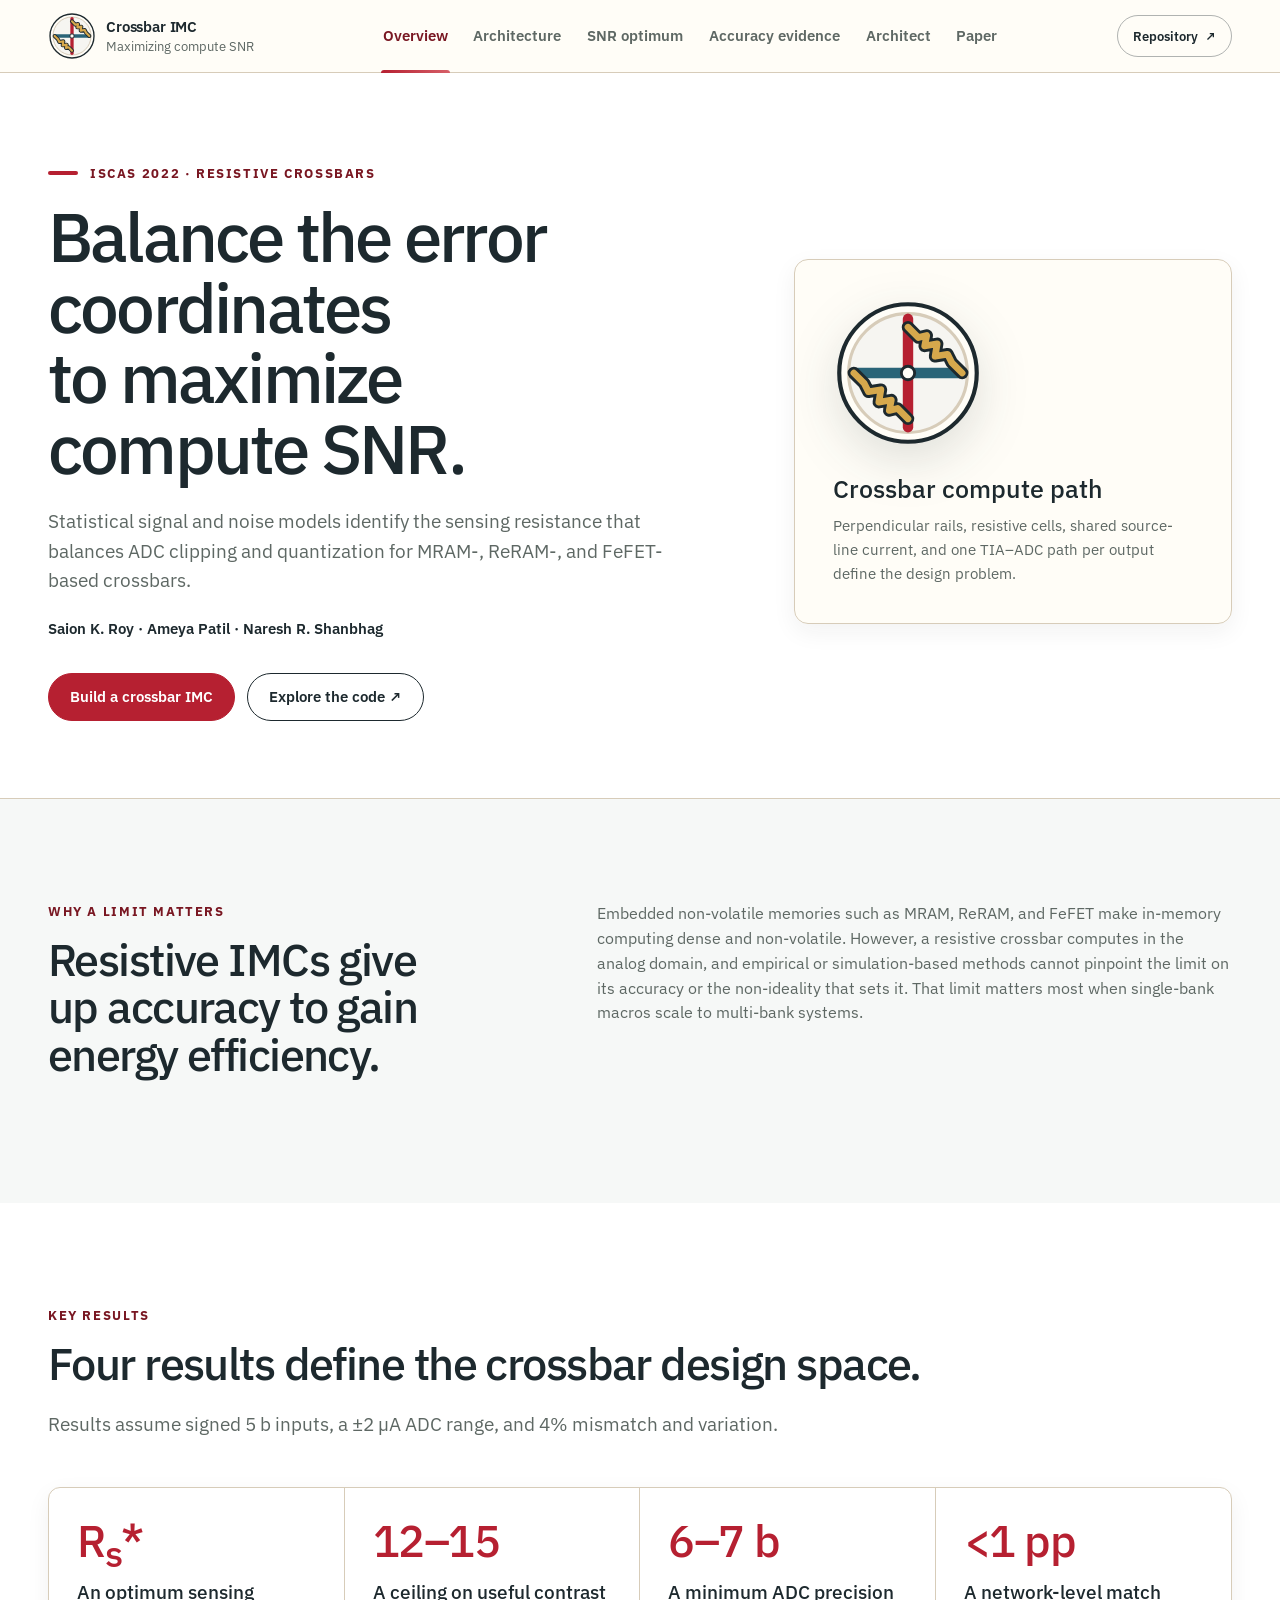
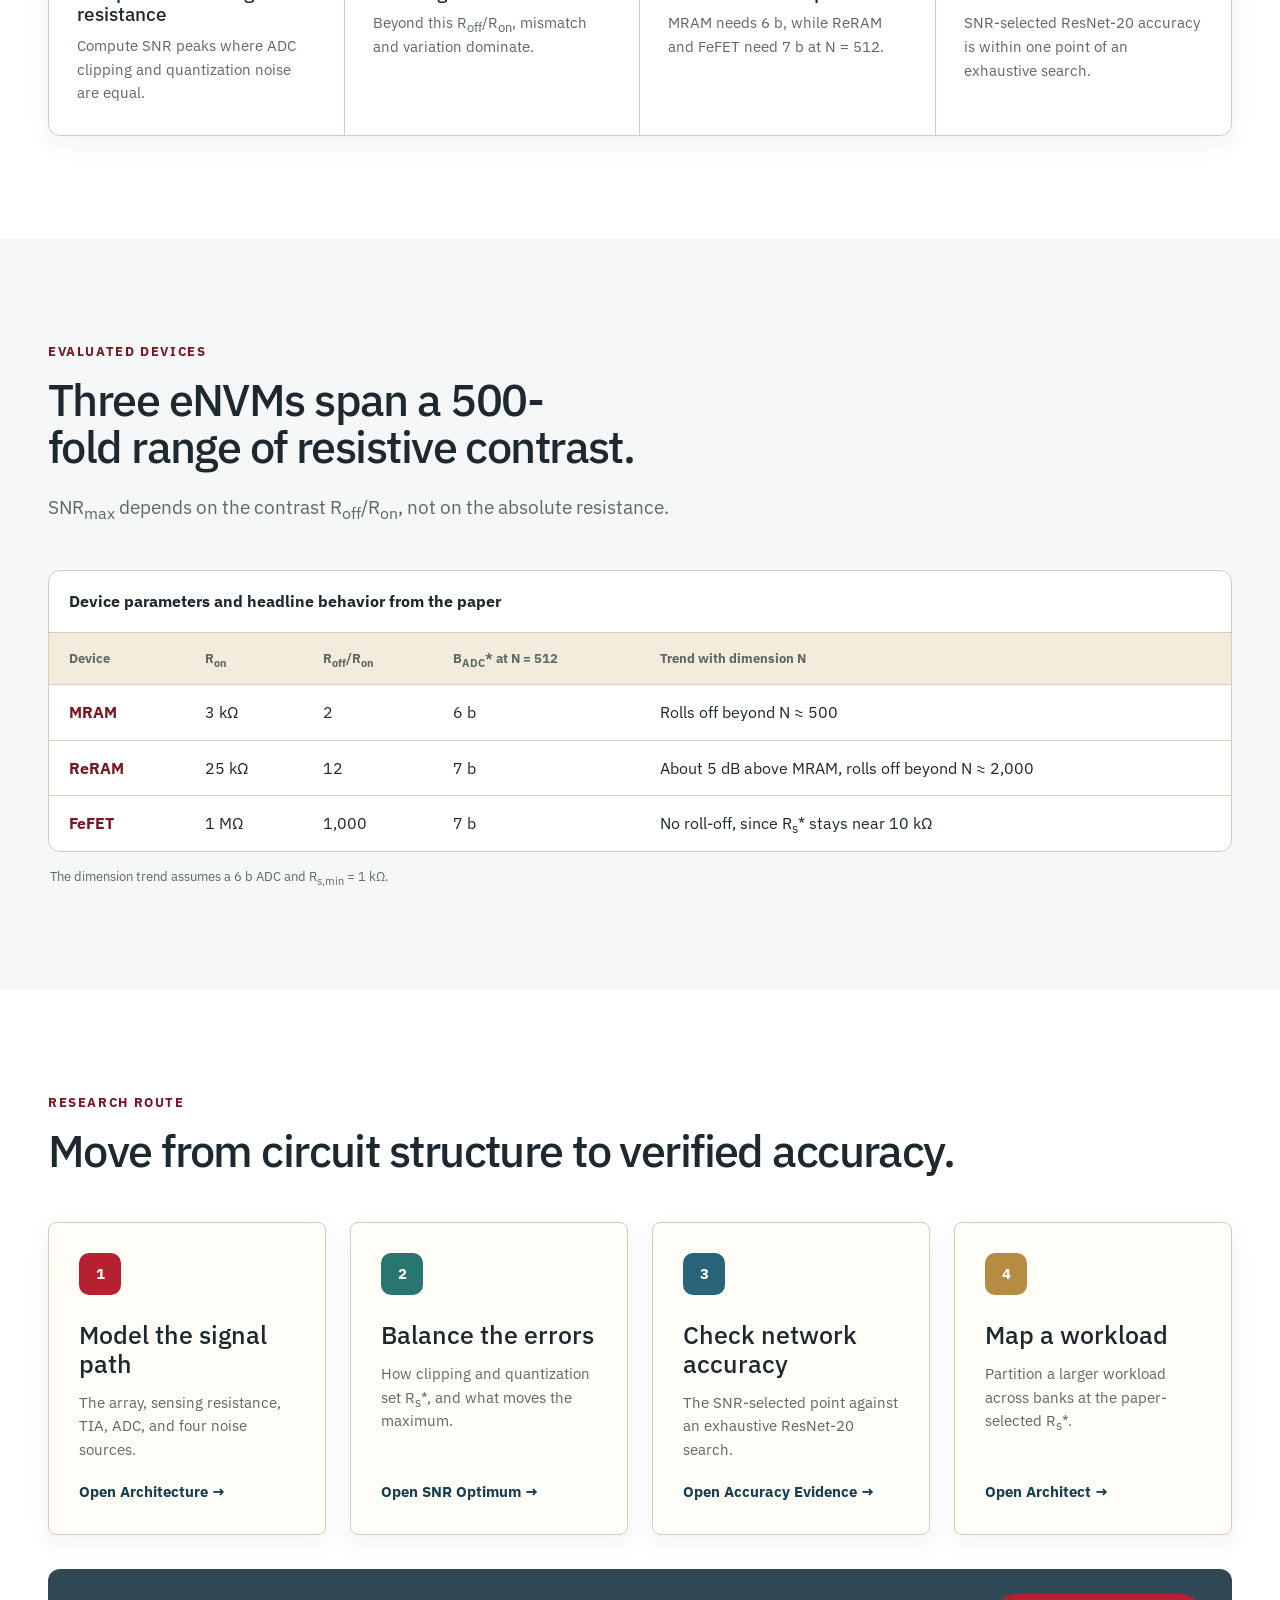
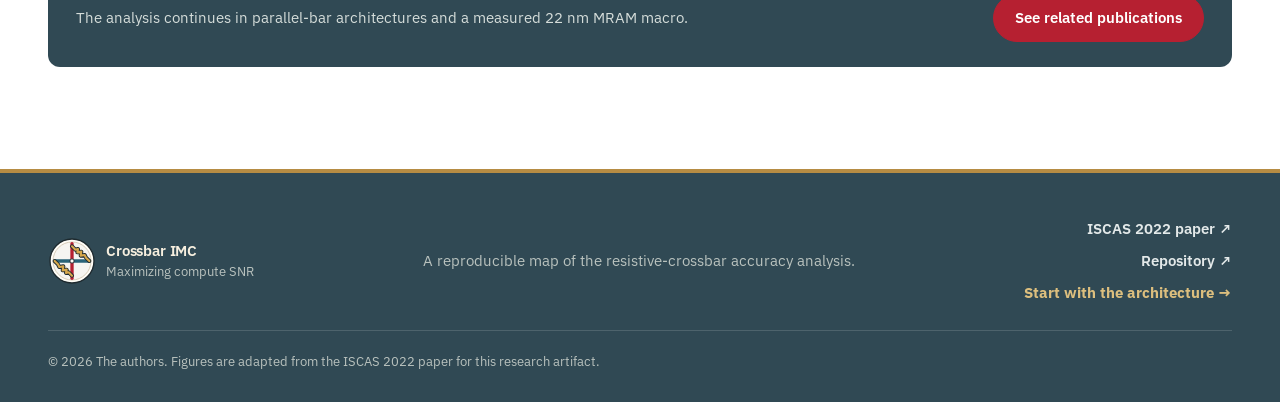
<file: docs/index.html>
<!doctype html>
<html lang="en">
  <head>
    <meta charset="utf-8" />
    <meta name="viewport" content="width=device-width, initial-scale=1" />
    <meta name="theme-color" content="#ffffff" />
    <meta name="description" content="Explore the computational-accuracy limits of MRAM-, ReRAM-, and FeFET-based resistive crossbar IMC architectures." />
    <link rel="canonical" href="https://calmyor.github.io/Crossbar-analysis/" />
    <meta property="og:title" content="Crossbar IMC · Maximizing Compute SNR" />
    <meta property="og:description" content="Explore the computational-accuracy limits of MRAM-, ReRAM-, and FeFET-based resistive crossbar IMC architectures." />
    <meta property="og:type" content="website" />
    <meta property="og:url" content="https://calmyor.github.io/Crossbar-analysis/" />
    <meta name="twitter:card" content="summary" />
    <link rel="icon" href="assets/crossbar-mark.svg" type="image/svg+xml" />
    <link rel="stylesheet" href="styles.css" />
    <script type="application/ld+json">{"@context":"https://schema.org","@type":"ScholarlyArticle","name":"Fundamental Limits on the Computational Accuracy of Resistive Crossbar-based In-memory Architectures","author":[{"@type":"Person","name":"Saion K. Roy"},{"@type":"Person","name":"Ameya Patil"},{"@type":"Person","name":"Naresh R. Shanbhag"}],"isPartOf":{"@type":"Book","name":"2022 IEEE International Symposium on Circuits and Systems (ISCAS)"},"pagination":"384-388","datePublished":"2022","identifier":"https://doi.org/10.1109/ISCAS48785.2022.9937336","url":"https://calmyor.github.io/Crossbar-analysis/"}</script>
    <script src="app.js" defer></script>
    <title>Crossbar IMC · Maximizing Compute SNR</title>
  </head>
  <body>
    <a class="skip-link" href="#main">Skip to content</a>
    <header class="site-header"><div class="container header-inner"><a class="brand" href="index.html"><span class="architecture-icon crossbar-icon brand-architecture-icon" aria-hidden="true"><i></i><i></i><i></i><b></b><b></b><b></b><em></em></span><span><strong>Crossbar IMC</strong><small>Maximizing compute SNR</small></span></a><button class="menu-toggle" type="button" aria-expanded="false" aria-controls="site-nav">Menu</button><nav id="site-nav" class="site-nav" aria-label="Crossbar study"><a href="index.html" aria-current="page">Overview</a><a href="architecture.html">Architecture</a><a href="optimum.html">SNR optimum</a><a href="evidence.html">Accuracy evidence</a><a href="architect.html">Architect</a><a href="paper.html">Paper</a><a class="nav-repository" href="https://github.com/calmyor/Crossbar-analysis">Repository <span aria-hidden="true">↗</span></a></nav><a class="header-repo" href="https://github.com/calmyor/Crossbar-analysis">Repository <span aria-hidden="true">↗</span></a></div></header>
    <main id="main">
      <section class="page-hero"><div class="container page-hero-grid"><div><p class="eyebrow red">ISCAS 2022 · Resistive crossbars</p><h1>Balance the error coordinates to <span class="accent-red">maximize compute SNR.</span></h1><p class="hero-summary">Statistical signal and noise models identify the sensing resistance that balances ADC clipping and quantization for MRAM-, ReRAM-, and FeFET-based crossbars.</p><p class="hero-authors">Saion K. Roy · Ameya Patil · Naresh R. Shanbhag</p><div class="hero-actions"><a class="button button-red" href="architect.html">Build a crossbar IMC</a><a class="button button-secondary" href="https://github.com/calmyor/Crossbar-analysis">Explore the code ↗</a></div></div><aside class="page-stat-card red system-mark-card"><span class="architecture-icon crossbar-icon" aria-hidden="true"><i></i><i></i><i></i><b></b><b></b><b></b><em></em></span><h2>Crossbar compute path</h2><p>Perpendicular rails, resistive cells, shared source-line current, and one TIA–ADC path per output define the design problem.</p></aside></div></section>

      <section class="section section-tint">
        <div class="container content-split align-start">
          <div class="content-copy">
            <p class="section-kicker red">Why a limit matters</p>
            <h2>Resistive IMCs give up accuracy to gain energy efficiency.</h2>
          </div>
          <div class="content-copy">
            <p>Embedded non-volatile memories such as MRAM, ReRAM, and FeFET make in-memory computing dense and non-volatile. However, a resistive crossbar computes in the analog domain, and empirical or simulation-based methods cannot pinpoint the limit on its accuracy or the non-ideality that sets it. That limit matters most when single-bank macros scale to multi-bank systems.</p>
          </div>
        </div>
      </section>

      <section class="section">
        <div class="container">
          <div class="section-heading"><p class="section-kicker red">Key results</p><h2>Four results define the crossbar design space.</h2><p>Results assume signed 5 b inputs, a ±2 µA ADC range, and 4% mismatch and variation.</p></div>
          <div class="stat-strip">
            <article><strong>R<sub>s</sub>*</strong><h3>An optimum sensing resistance</h3><p>Compute SNR peaks where ADC clipping and quantization noise are equal.</p></article>
            <article><strong>12–15</strong><h3>A ceiling on useful contrast</h3><p>Beyond this R<sub>off</sub>/R<sub>on</sub>, mismatch and variation dominate.</p></article>
            <article><strong>6–7 b</strong><h3>A minimum ADC precision</h3><p>MRAM needs 6 b, while ReRAM and FeFET need 7 b at N = 512.</p></article>
            <article><strong>&lt;1 pp</strong><h3>A network-level match</h3><p>SNR-selected ResNet-20 accuracy is within one point of an exhaustive search.</p></article>
          </div>
        </div>
      </section>

      <section class="section section-tint">
        <div class="container">
          <div class="section-heading"><p class="section-kicker red">Evaluated devices</p><h2>Three eNVMs span a 500-fold range of resistive contrast.</h2><p>SNR<sub>max</sub> depends on the contrast R<sub>off</sub>/R<sub>on</sub>, not on the absolute resistance.</p></div>
          <div class="evidence-table-wrap">
            <table class="evidence-table">
              <caption>Device parameters and headline behavior from the paper</caption>
              <thead><tr><th scope="col">Device</th><th scope="col">R<sub>on</sub></th><th scope="col">R<sub>off</sub>/R<sub>on</sub></th><th scope="col">B<sub>ADC</sub>* at N = 512</th><th scope="col">Trend with dimension N</th></tr></thead>
              <tbody>
                <tr><th scope="row">MRAM</th><td>3 kΩ</td><td>2</td><td>6 b</td><td>Rolls off beyond N ≈ 500</td></tr>
                <tr><th scope="row">ReRAM</th><td>25 kΩ</td><td>12</td><td>7 b</td><td>About 5 dB above MRAM, rolls off beyond N ≈ 2,000</td></tr>
                <tr><th scope="row">FeFET</th><td>1 MΩ</td><td>1,000</td><td>7 b</td><td>No roll-off, since R<sub>s</sub>* stays near 10 kΩ</td></tr>
              </tbody>
            </table>
          </div>
          <p class="evidence-note">The dimension trend assumes a 6 b ADC and R<sub>s,min</sub> = 1 kΩ.</p>
        </div>
      </section>

      <section class="section">
        <div class="container">
          <div class="section-heading"><p class="section-kicker red">Research route</p><h2>Move from circuit structure to verified accuracy.</h2></div>
          <div class="principle-grid four">
            <article class="principle-card"><span>1</span><h3>Model the signal path</h3><p>The array, sensing resistance, TIA, ADC, and four noise sources.</p><a class="text-link" href="architecture.html">Open Architecture →</a></article>
            <article class="principle-card"><span>2</span><h3>Balance the errors</h3><p>How clipping and quantization set R<sub>s</sub>*, and what moves the maximum.</p><a class="text-link" href="optimum.html">Open SNR Optimum →</a></article>
            <article class="principle-card"><span>3</span><h3>Check network accuracy</h3><p>The SNR-selected point against an exhaustive ResNet-20 search.</p><a class="text-link" href="evidence.html">Open Accuracy Evidence →</a></article>
            <article class="principle-card"><span>4</span><h3>Map a workload</h3><p>Partition a larger workload across banks at the paper-selected R<sub>s</sub>*.</p><a class="text-link" href="architect.html">Open Architect →</a></article>
          </div>
          <div class="cartoon-cta"><p>The analysis continues in parallel-bar architectures and a measured 22 nm MRAM macro.</p><a class="button button-red" href="paper.html#related">See related publications</a></div>
        </div>
      </section>
    </main>
    <footer class="site-footer"><div class="container footer-inner"><a class="brand" href="index.html"><span class="architecture-icon crossbar-icon brand-architecture-icon" aria-hidden="true"><i></i><i></i><i></i><b></b><b></b><b></b><em></em></span><span><strong>Crossbar IMC</strong><small>Maximizing compute SNR</small></span></a><p>A reproducible map of the resistive-crossbar accuracy analysis.</p><div class="footer-links"><a href="https://doi.org/10.1109/ISCAS48785.2022.9937336">ISCAS 2022 paper <span aria-hidden="true">↗</span></a><a href="https://github.com/calmyor/Crossbar-analysis">Repository <span aria-hidden="true">↗</span></a><a class="footer-link" href="architecture.html">Start with the architecture →</a></div><p class="footer-note">© 2026 The authors. Figures are adapted from the ISCAS 2022 paper for this research artifact.</p></div></footer>
  </body>
</html>
</file>
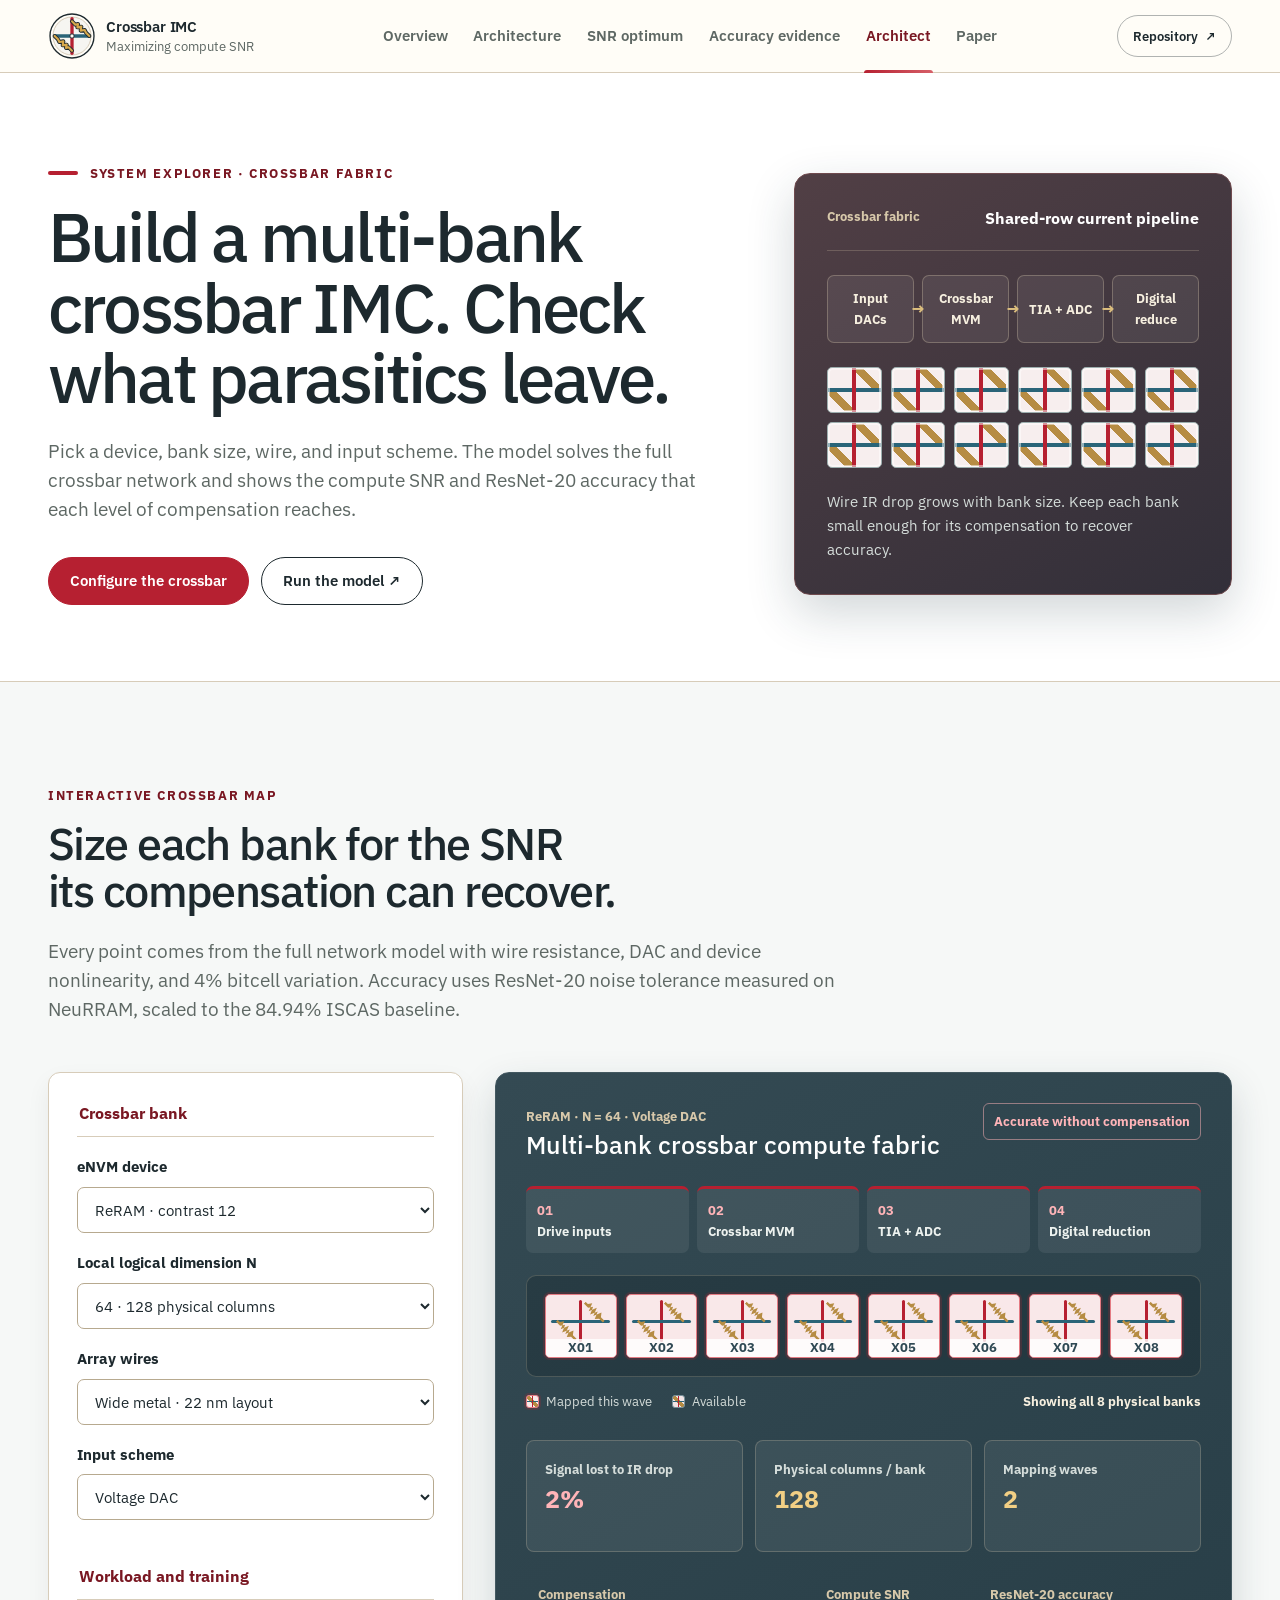
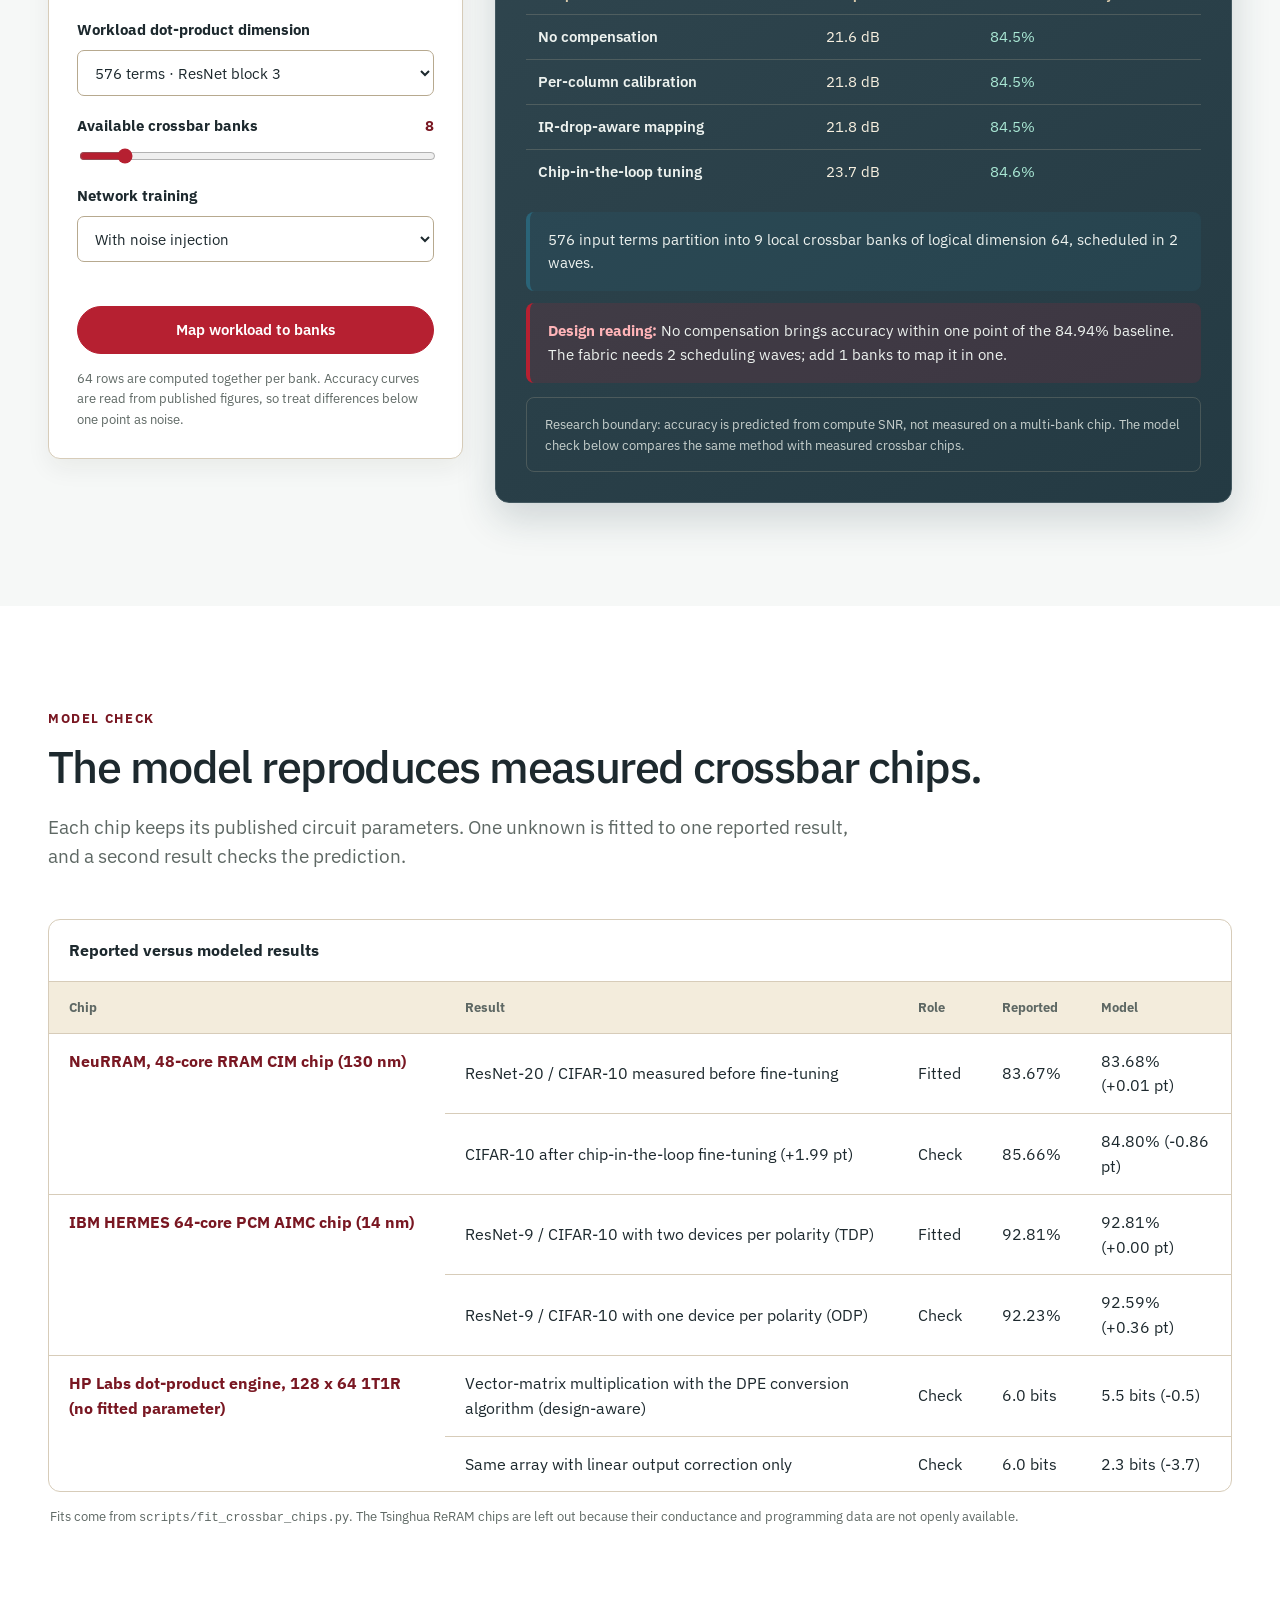
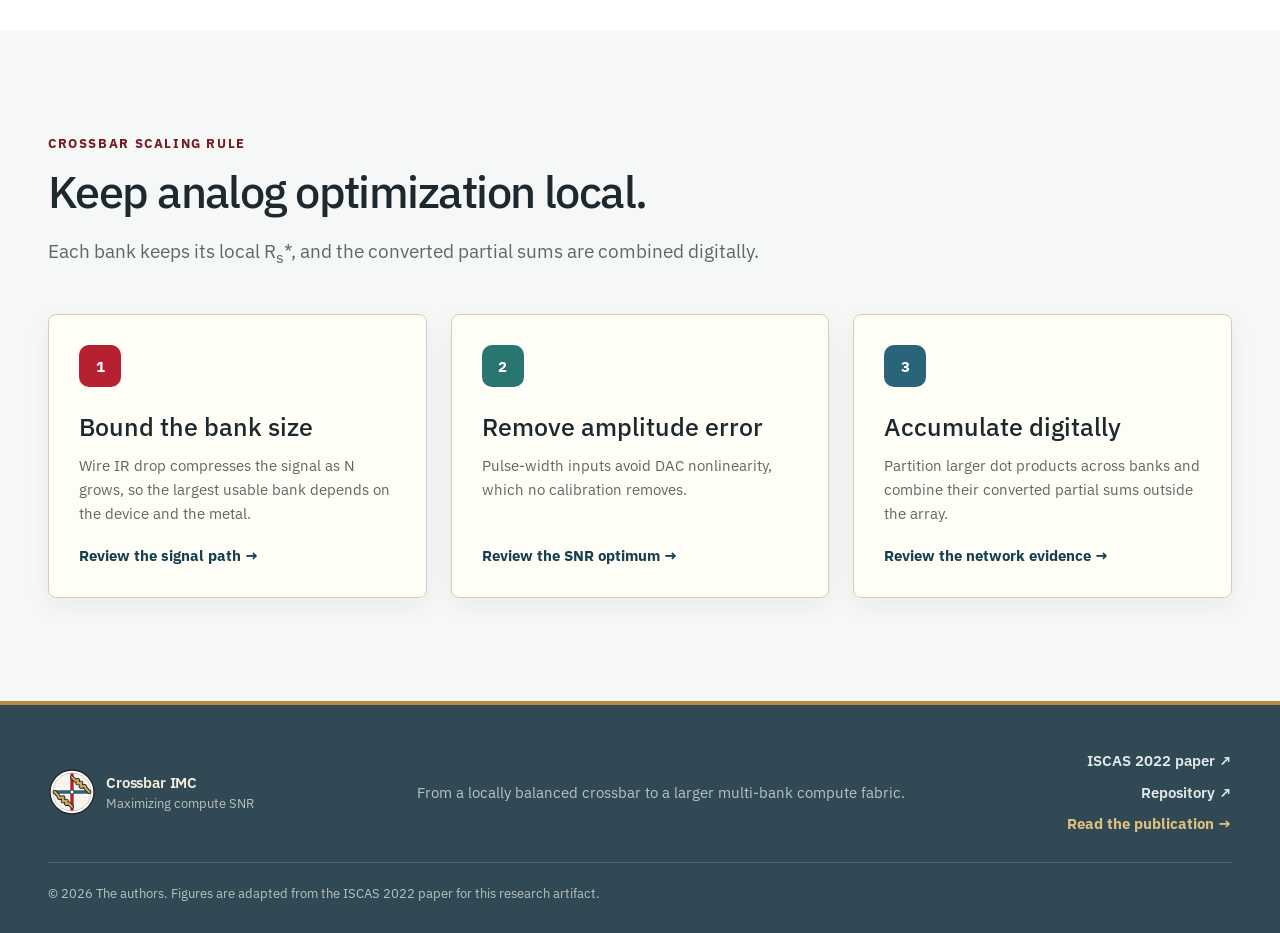
<file: docs/architect.html>
<!doctype html>
<html lang="en">
  <head>
    <meta charset="utf-8" />
    <meta name="viewport" content="width=device-width, initial-scale=1" />
    <meta name="theme-color" content="#ffffff" />
    <meta name="description" content="Size multi-bank resistive crossbar IMCs with a parasitic-aware model of wire IR drop, DAC and device nonlinearity, and bitcell variation." />
    <link rel="canonical" href="https://calmyor.github.io/Crossbar-analysis/architect.html" />
    <meta property="og:title" content="Multi-bank Architect · Crossbar IMC" />
    <meta property="og:description" content="Size multi-bank resistive crossbar IMCs with a parasitic-aware model of wire IR drop, DAC and device nonlinearity, and bitcell variation." />
    <meta property="og:type" content="website" />
    <meta property="og:url" content="https://calmyor.github.io/Crossbar-analysis/architect.html" />
    <meta name="twitter:card" content="summary" />
    <link rel="icon" href="assets/crossbar-mark.svg" type="image/svg+xml" />
    <link rel="stylesheet" href="styles.css" />
    <script src="assets/data/crossbar-model.js" defer></script>
    <script src="app.js" defer></script>
    <title>Multi-bank Architect · Crossbar IMC</title>
  </head>
  <body>
    <a class="skip-link" href="#main">Skip to content</a>
    <header class="site-header"><div class="container header-inner"><a class="brand" href="index.html"><span class="architecture-icon crossbar-icon brand-architecture-icon" aria-hidden="true"><i></i><i></i><i></i><b></b><b></b><b></b><em></em></span><span><strong>Crossbar IMC</strong><small>Maximizing compute SNR</small></span></a><button class="menu-toggle" type="button" aria-expanded="false" aria-controls="site-nav">Menu</button><nav id="site-nav" class="site-nav" aria-label="Crossbar study"><a href="index.html">Overview</a><a href="architecture.html">Architecture</a><a href="optimum.html">SNR optimum</a><a href="evidence.html">Accuracy evidence</a><a href="architect.html" aria-current="page">Architect</a><a href="paper.html">Paper</a><a class="nav-repository" href="https://github.com/calmyor/Crossbar-analysis">Repository <span aria-hidden="true">↗</span></a></nav><a class="header-repo" href="https://github.com/calmyor/Crossbar-analysis">Repository <span aria-hidden="true">↗</span></a></div></header>

    <main id="main">
      <section class="page-hero architect-hero crossbar-architect-hero">
        <div class="container page-hero-grid">
          <div><p class="eyebrow red">System explorer · Crossbar fabric</p><h1>Build a multi-bank crossbar IMC. <span class="accent-red">Check what parasitics leave.</span></h1><p class="hero-summary">Pick a device, bank size, wire, and input scheme. The model solves the full crossbar network and shows the compute SNR and ResNet-20 accuracy that each level of compensation reaches.</p><div class="hero-actions"><a class="button button-red" href="#crossbar-architect-lab">Configure the crossbar</a><a class="button button-secondary" href="https://github.com/calmyor/Crossbar-analysis#parasitic-aware-crossbar-model">Run the model ↗</a></div></div>
          <aside class="chip-preview crossbar-chip-preview" aria-label="A four-stage crossbar pipeline feeding a multi-bank eNVM compute fabric"><div class="chip-preview-head"><span>Crossbar fabric</span><strong>Shared-row current pipeline</strong></div><ol class="pipeline-strip" aria-label="Pipeline stages"><li>Input DACs</li><li>Crossbar MVM</li><li>TIA + ADC</li><li>Digital reduce</li></ol><div class="hero-bank-grid crossbar-hero-bank-grid" aria-hidden="true"><span></span><span></span><span></span><span></span><span></span><span></span><span></span><span></span><span></span><span></span><span></span><span></span></div><p>Wire IR drop grows with bank size. Keep each bank small enough for its compensation to recover accuracy.</p></aside>
        </div>
      </section>

      <section class="section section-tint" id="crossbar-architect-lab">
        <div class="container"><div class="section-heading"><p class="section-kicker red">Interactive crossbar map</p><h2>Size each bank for the SNR its compensation can recover.</h2><p>Every point comes from the full network model with wire resistance, DAC and device nonlinearity, and 4% bitcell variation. Accuracy uses ResNet-20 noise tolerance measured on NeuRRAM, scaled to the 84.94% ISCAS baseline.</p></div>
          <div class="architect-lab">
            <form class="architect-controls crossbar-controls" id="crossbar-architect-form">
              <fieldset><legend>Crossbar bank</legend><label class="control-field" for="xsim-device"><span>eNVM device</span><select id="xsim-device" name="device"><option value="reram" selected>ReRAM · contrast 12</option><option value="mram">MRAM · contrast 2</option><option value="fefet">FeFET · contrast 1,000</option></select></label><label class="control-field" for="xsim-bank-n"><span>Local logical dimension N</span><select id="xsim-bank-n" name="bankN"><option value="16">16 · 32 physical columns</option><option value="32">32 · 64 physical columns</option><option value="64" selected>64 · 128 physical columns</option><option value="128">128 · 256 physical columns</option><option value="256">256 · 512 physical columns</option><option value="512">512 · 1,024 physical columns</option></select></label><label class="control-field" for="xsim-wire"><span>Array wires</span><select id="xsim-wire" name="wire"><option value="layout" selected>Wide metal · 22 nm layout</option><option value="minimum">Minimum-width 22 nm metal</option></select></label><label class="control-field" for="xsim-input"><span>Input scheme</span><select id="xsim-input" name="input"><option value="voltage" selected>Voltage DAC</option><option value="pwm">Pulse-width input</option></select></label></fieldset>

              <fieldset><legend>Workload and training</legend><label class="control-field" for="xsim-workload"><span>Workload dot-product dimension</span><select id="xsim-workload" name="workload"><option value="144">144 terms</option><option value="288">288 terms</option><option value="576" selected>576 terms · ResNet block 3</option><option value="1024">1,024 terms</option><option value="4096">4,096 terms</option></select></label><label class="control-field range-field" for="xsim-banks"><span>Available crossbar banks <output id="xsim-banks-value" for="xsim-banks">8</output></span><input id="xsim-banks" name="banks" type="range" min="1" max="64" step="1" value="8" /></label><label class="control-field" for="xsim-training"><span>Network training</span><select id="xsim-training" name="training"><option value="trained" selected>With noise injection</option><option value="untrained">Without noise injection</option></select></label></fieldset>

              <button class="button button-red" type="submit">Map workload to banks</button><p class="control-note">64 rows are computed together per bank. Accuracy curves are read from published figures, so treat differences below one point as noise.</p>
            </form>

            <div class="sim-chip crossbar-sim-chip" aria-live="polite"><div class="sim-chip-head"><div><span id="xsim-chip-kicker">ReRAM · N = 64</span><h3>Multi-bank crossbar compute fabric</h3></div><strong id="xsim-status">Loading model</strong></div><ol class="sim-pipeline" aria-label="Active crossbar pipeline"><li><span>01</span>Drive inputs</li><li><span>02</span>Crossbar MVM</li><li><span>03</span>TIA + ADC</li><li><span>04</span>Digital reduction</li></ol><div class="sim-bank-grid" id="xsim-bank-grid" aria-label="Representative physical crossbar bank map"></div><div class="sim-bank-legend"><span><i class="active crossbar-legend"></i>Mapped this wave</span><span><i class="crossbar-legend"></i>Available</span><strong id="xsim-bank-caption">Showing all 8 physical banks</strong></div><div class="sim-results"><div><span>Signal lost to IR drop</span><strong id="xsim-gain">–</strong></div><div><span>Physical columns / bank</span><strong id="xsim-columns">128</strong></div><div><span>Mapping waves</span><strong id="xsim-waves">1</strong></div></div><table class="sim-levels"><caption class="visually-hidden">Compute SNR and predicted ResNet-20 accuracy by compensation level</caption><thead><tr><th scope="col">Compensation</th><th scope="col">Compute SNR</th><th scope="col">ResNet-20 accuracy</th></tr></thead><tbody id="xsim-levels"></tbody></table><p class="sim-mapping" id="xsim-mapping">576 input terms partition into 9 local crossbar banks.</p><p class="sim-advice" id="xsim-advice"><strong>Design reading:</strong> Loading the parasitic-aware model.</p><p class="sim-boundary">Research boundary: accuracy is predicted from compute SNR, not measured on a multi-bank chip. The model check below compares the same method with measured crossbar chips.</p></div>
          </div>
        </div>
      </section>

      <section class="section" id="model-check">
        <div class="container"><div class="section-heading"><p class="section-kicker red">Model check</p><h2>The model reproduces measured crossbar chips.</h2><p>Each chip keeps its published circuit parameters. One unknown is fitted to one reported result, and a second result checks the prediction.</p></div>
          <div class="evidence-table-wrap"><table class="evidence-table wide"><caption>Reported versus modeled results</caption><thead><tr><th scope="col">Chip</th><th scope="col">Result</th><th scope="col">Role</th><th scope="col">Reported</th><th scope="col">Model</th></tr></thead><tbody id="xsim-chip-fits"></tbody></table></div>
          <p class="evidence-note">Fits come from <code>scripts/fit_crossbar_chips.py</code>. The Tsinghua ReRAM chips are left out because their conductance and programming data are not openly available.</p>
        </div>
      </section>

      <section class="section section-tint"><div class="container"><div class="section-heading"><p class="section-kicker red">Crossbar scaling rule</p><h2>Keep analog optimization local.</h2><p>Each bank keeps its local R<sub>s</sub>*, and the converted partial sums are combined digitally.</p></div><div class="principle-grid"><article class="principle-card"><span>1</span><h3>Bound the bank size</h3><p>Wire IR drop compresses the signal as N grows, so the largest usable bank depends on the device and the metal.</p><a class="text-link" href="architecture.html#signal-path">Review the signal path →</a></article><article class="principle-card"><span>2</span><h3>Remove amplitude error</h3><p>Pulse-width inputs avoid DAC nonlinearity, which no calibration removes.</p><a class="text-link" href="optimum.html">Review the SNR optimum →</a></article><article class="principle-card"><span>3</span><h3>Accumulate digitally</h3><p>Partition larger dot products across banks and combine their converted partial sums outside the array.</p><a class="text-link" href="evidence.html">Review the network evidence →</a></article></div></div></section>
    </main>

    <footer class="site-footer"><div class="container footer-inner"><a class="brand" href="index.html"><span class="architecture-icon crossbar-icon brand-architecture-icon" aria-hidden="true"><i></i><i></i><i></i><b></b><b></b><b></b><em></em></span><span><strong>Crossbar IMC</strong><small>Maximizing compute SNR</small></span></a><p>From a locally balanced crossbar to a larger multi-bank compute fabric.</p><div class="footer-links"><a href="https://doi.org/10.1109/ISCAS48785.2022.9937336">ISCAS 2022 paper <span aria-hidden="true">↗</span></a><a href="https://github.com/calmyor/Crossbar-analysis">Repository <span aria-hidden="true">↗</span></a><a class="footer-link" href="paper.html">Read the publication →</a></div><p class="footer-note">© 2026 The authors. Figures are adapted from the ISCAS 2022 paper for this research artifact.</p></div></footer>
  </body>
</html>
</file>
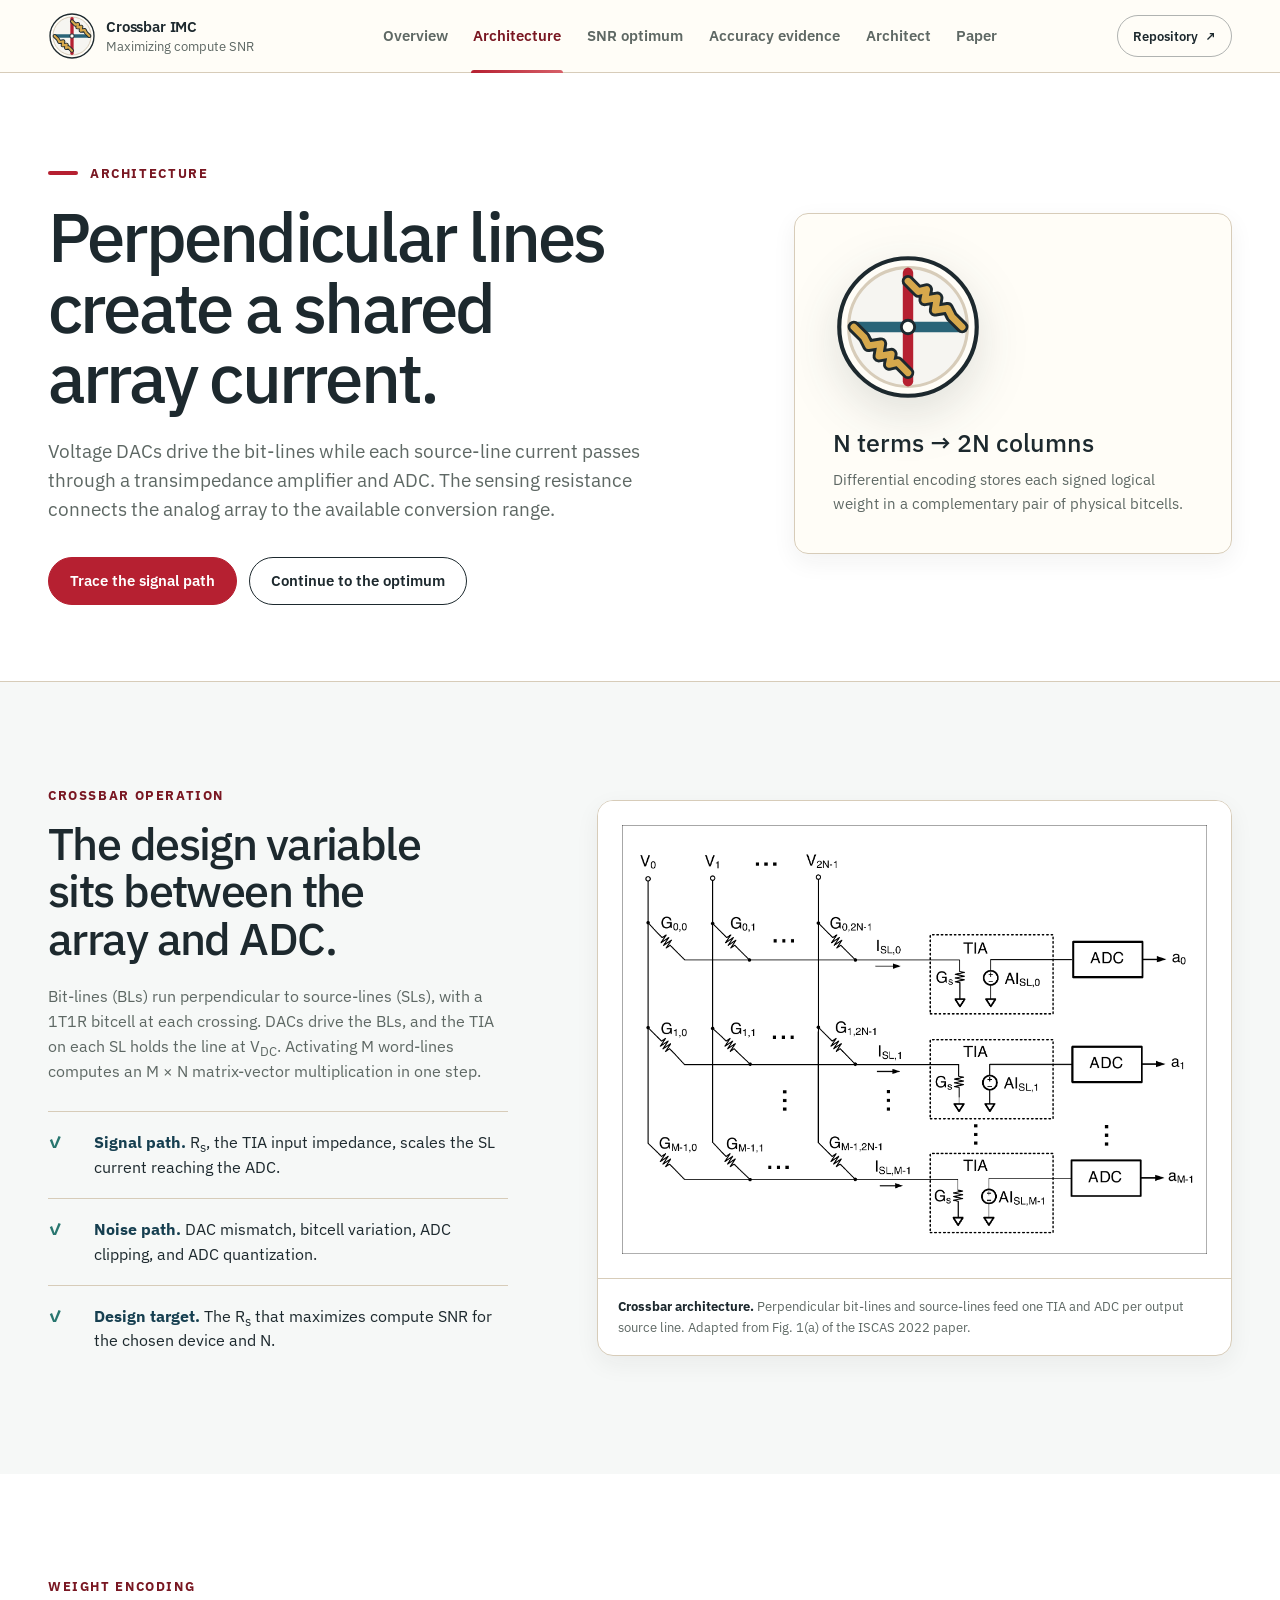
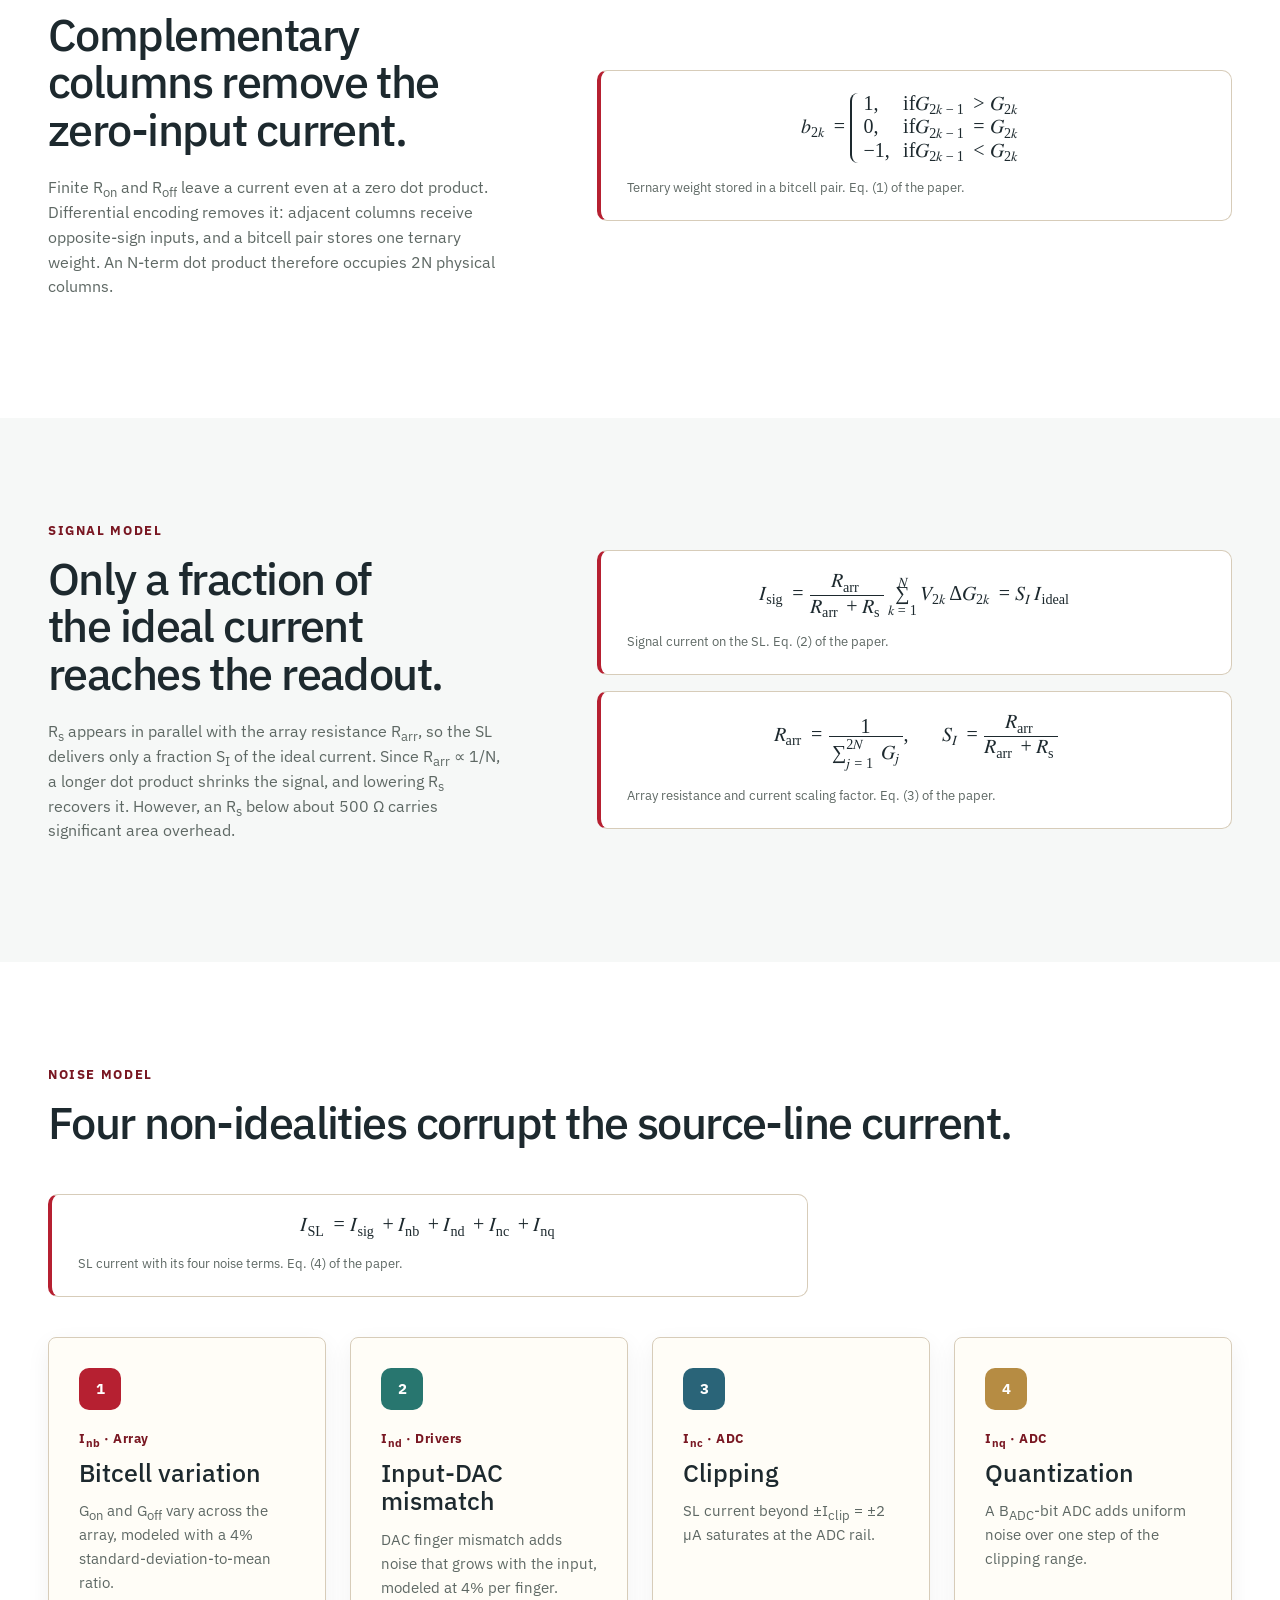
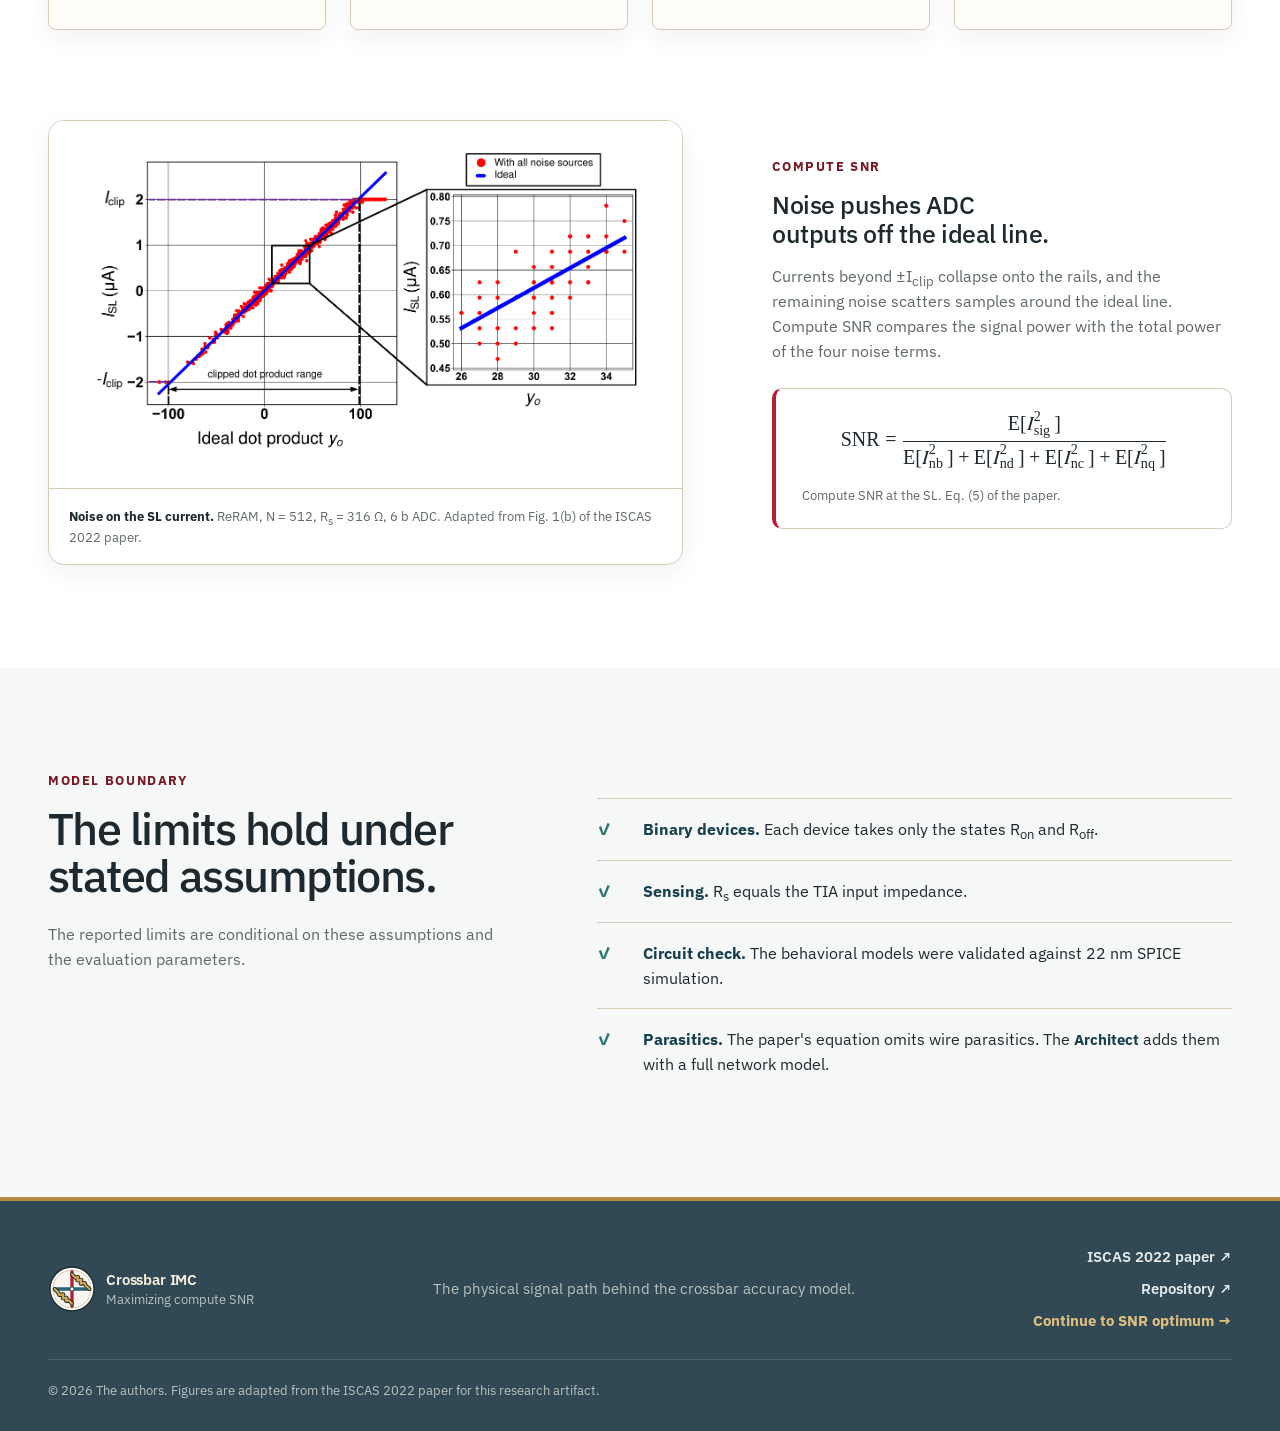
<file: docs/architecture.html>
<!doctype html>
<html lang="en">
  <head>
    <meta charset="utf-8" />
    <meta name="viewport" content="width=device-width, initial-scale=1" />
    <meta name="theme-color" content="#ffffff" />
    <meta name="description" content="The signal, noise, and conversion path of a voltage-driven resistive crossbar IMC architecture." />
    <link rel="canonical" href="https://calmyor.github.io/Crossbar-analysis/architecture.html" />
    <meta property="og:title" content="Architecture · Crossbar IMC" />
    <meta property="og:description" content="The signal, noise, and conversion path of a voltage-driven resistive crossbar IMC architecture." />
    <meta property="og:type" content="website" />
    <meta property="og:url" content="https://calmyor.github.io/Crossbar-analysis/architecture.html" />
    <meta name="twitter:card" content="summary" />
    <link rel="icon" href="assets/crossbar-mark.svg" type="image/svg+xml" />
    <link rel="stylesheet" href="styles.css" />
    <script src="app.js" defer></script>
    <title>Architecture · Crossbar IMC</title>
  </head>
  <body>
    <a class="skip-link" href="#main">Skip to content</a>
    <header class="site-header"><div class="container header-inner"><a class="brand" href="index.html"><span class="architecture-icon crossbar-icon brand-architecture-icon" aria-hidden="true"><i></i><i></i><i></i><b></b><b></b><b></b><em></em></span><span><strong>Crossbar IMC</strong><small>Maximizing compute SNR</small></span></a><button class="menu-toggle" type="button" aria-expanded="false" aria-controls="site-nav">Menu</button><nav id="site-nav" class="site-nav" aria-label="Crossbar study"><a href="index.html">Overview</a><a href="architecture.html" aria-current="page">Architecture</a><a href="optimum.html">SNR optimum</a><a href="evidence.html">Accuracy evidence</a><a href="architect.html">Architect</a><a href="paper.html">Paper</a><a class="nav-repository" href="https://github.com/calmyor/Crossbar-analysis">Repository <span aria-hidden="true">↗</span></a></nav><a class="header-repo" href="https://github.com/calmyor/Crossbar-analysis">Repository <span aria-hidden="true">↗</span></a></div></header>
    <main id="main">
      <section class="page-hero"><div class="container page-hero-grid"><div><p class="eyebrow red">Architecture</p><h1>Perpendicular lines create a <span class="accent-red">shared array current.</span></h1><p class="hero-summary">Voltage DACs drive the bit-lines while each source-line current passes through a transimpedance amplifier and ADC. The sensing resistance connects the analog array to the available conversion range.</p><div class="hero-actions"><a class="button button-red" href="#signal-path">Trace the signal path</a><a class="button button-secondary" href="optimum.html">Continue to the optimum</a></div></div><aside class="page-stat-card red system-mark-card"><span class="architecture-icon crossbar-icon" aria-hidden="true"><i></i><i></i><i></i><b></b><b></b><b></b><em></em></span><h2>N terms → 2N columns</h2><p>Differential encoding stores each signed logical weight in a complementary pair of physical bitcells.</p></aside></div></section>

      <section class="section section-tint" id="signal-path">
        <div class="container content-split">
          <div class="content-copy">
            <p class="section-kicker red">Crossbar operation</p>
            <h2>The design variable sits between the array and ADC.</h2>
            <p>Bit-lines (BLs) run perpendicular to source-lines (SLs), with a 1T1R bitcell at each crossing. DACs drive the BLs, and the TIA on each SL holds the line at V<sub>DC</sub>. Activating M word-lines computes an M × N matrix-vector multiplication in one step.</p>
            <ul class="detail-list"><li><div><strong>Signal path.</strong> R<sub>s</sub>, the TIA input impedance, scales the SL current reaching the ADC.</div></li><li><div><strong>Noise path.</strong> DAC mismatch, bitcell variation, ADC clipping, and ADC quantization.</div></li><li><div><strong>Design target.</strong> The R<sub>s</sub> that maximizes compute SNR for the chosen device and N.</div></li></ul>
          </div>
          <figure class="paper-figure"><img src="assets/figures/crossbar-architecture.png" alt="Voltage-driven resistive crossbar with perpendicular input columns, source-line current sensing, transimpedance amplifiers, and ADCs." /><figcaption><strong>Crossbar architecture.</strong> Perpendicular bit-lines and source-lines feed one TIA and ADC per output source line. Adapted from Fig. 1(a) of the ISCAS 2022 paper.</figcaption></figure>
        </div>
      </section>

      <section class="section">
        <div class="container content-split">
          <div class="content-copy">
            <p class="section-kicker red">Weight encoding</p>
            <h2>Complementary columns remove the zero-input current.</h2>
            <p>Finite R<sub>on</sub> and R<sub>off</sub> leave a current even at a zero dot product. Differential encoding removes it: adjacent columns receive opposite-sign inputs, and a bitcell pair stores one ternary weight. An N-term dot product therefore occupies 2N physical columns.</p>
          </div>
          <figure class="equation">
            <math display="block"><msub><mi>b</mi><mrow><mn>2</mn><mi>k</mi></mrow></msub><mo>=</mo><mrow><mtable class="cases"><mtr><mtd><mn>1</mn><mo>,</mo></mtd><mtd><mtext>if </mtext><msub><mi>G</mi><mrow><mn>2</mn><mi>k</mi><mo>−</mo><mn>1</mn></mrow></msub><mo>&gt;</mo><msub><mi>G</mi><mrow><mn>2</mn><mi>k</mi></mrow></msub></mtd></mtr><mtr><mtd><mn>0</mn><mo>,</mo></mtd><mtd><mtext>if </mtext><msub><mi>G</mi><mrow><mn>2</mn><mi>k</mi><mo>−</mo><mn>1</mn></mrow></msub><mo>=</mo><msub><mi>G</mi><mrow><mn>2</mn><mi>k</mi></mrow></msub></mtd></mtr><mtr><mtd><mo>−</mo><mn>1</mn><mo>,</mo></mtd><mtd><mtext>if </mtext><msub><mi>G</mi><mrow><mn>2</mn><mi>k</mi><mo>−</mo><mn>1</mn></mrow></msub><mo>&lt;</mo><msub><mi>G</mi><mrow><mn>2</mn><mi>k</mi></mrow></msub></mtd></mtr></mtable></mrow></math>
            <figcaption>Ternary weight stored in a bitcell pair. Eq. (1) of the paper.</figcaption>
          </figure>
        </div>
      </section>

      <section class="section section-tint">
        <div class="container content-split">
          <div class="content-copy">
            <p class="section-kicker red">Signal model</p>
            <h2>Only a fraction of the ideal current reaches the readout.</h2>
            <p>R<sub>s</sub> appears in parallel with the array resistance R<sub>arr</sub>, so the SL delivers only a fraction S<sub>I</sub> of the ideal current. Since R<sub>arr</sub> ∝ 1/N, a longer dot product shrinks the signal, and lowering R<sub>s</sub> recovers it. However, an R<sub>s</sub> below about 500 Ω carries significant area overhead.</p>
          </div>
          <div>
            <figure class="equation">
              <math display="block"><msub><mi>I</mi><mtext>sig</mtext></msub><mo>=</mo><mfrac><msub><mi>R</mi><mtext>arr</mtext></msub><mrow><msub><mi>R</mi><mtext>arr</mtext></msub><mo>+</mo><msub><mi>R</mi><mtext>s</mtext></msub></mrow></mfrac><mrow><munderover><mo>∑</mo><mrow><mi>k</mi><mo>=</mo><mn>1</mn></mrow><mi>N</mi></munderover><msub><mi>V</mi><mrow><mn>2</mn><mi>k</mi></mrow></msub><mi mathvariant="normal">Δ</mi><msub><mi>G</mi><mrow><mn>2</mn><mi>k</mi></mrow></msub></mrow><mo>=</mo><msub><mi>S</mi><mi>I</mi></msub><msub><mi>I</mi><mtext>ideal</mtext></msub></math>
              <figcaption>Signal current on the SL. Eq. (2) of the paper.</figcaption>
            </figure>
            <figure class="equation">
              <math display="block"><msub><mi>R</mi><mtext>arr</mtext></msub><mo>=</mo><mfrac><mn>1</mn><mrow><munderover><mo>∑</mo><mrow><mi>j</mi><mo>=</mo><mn>1</mn></mrow><mrow><mn>2</mn><mi>N</mi></mrow></munderover><msub><mi>G</mi><mi>j</mi></msub></mrow></mfrac><mo separator="true">,</mo><mspace width="1.5em"></mspace><msub><mi>S</mi><mi>I</mi></msub><mo>=</mo><mfrac><msub><mi>R</mi><mtext>arr</mtext></msub><mrow><msub><mi>R</mi><mtext>arr</mtext></msub><mo>+</mo><msub><mi>R</mi><mtext>s</mtext></msub></mrow></mfrac></math>
              <figcaption>Array resistance and current scaling factor. Eq. (3) of the paper.</figcaption>
            </figure>
          </div>
        </div>
      </section>

      <section class="section">
        <div class="container">
          <div class="section-heading"><p class="section-kicker red">Noise model</p><h2>Four non-idealities corrupt the source-line current.</h2></div>
          <figure class="equation centered">
            <math display="block"><msub><mi>I</mi><mtext>SL</mtext></msub><mo>=</mo><msub><mi>I</mi><mtext>sig</mtext></msub><mo>+</mo><msub><mi>I</mi><mtext>nb</mtext></msub><mo>+</mo><msub><mi>I</mi><mtext>nd</mtext></msub><mo>+</mo><msub><mi>I</mi><mtext>nc</mtext></msub><mo>+</mo><msub><mi>I</mi><mtext>nq</mtext></msub></math>
            <figcaption>SL current with its four noise terms. Eq. (4) of the paper.</figcaption>
          </figure>
          <div class="principle-grid four">
            <article class="principle-card"><span>1</span><small>I<sub>nb</sub> · Array</small><h3>Bitcell variation</h3><p>G<sub>on</sub> and G<sub>off</sub> vary across the array, modeled with a 4% standard-deviation-to-mean ratio.</p></article>
            <article class="principle-card"><span>2</span><small>I<sub>nd</sub> · Drivers</small><h3>Input-DAC mismatch</h3><p>DAC finger mismatch adds noise that grows with the input, modeled at 4% per finger.</p></article>
            <article class="principle-card"><span>3</span><small>I<sub>nc</sub> · ADC</small><h3>Clipping</h3><p>SL current beyond ±I<sub>clip</sub> = ±2 µA saturates at the ADC rail.</p></article>
            <article class="principle-card"><span>4</span><small>I<sub>nq</sub> · ADC</small><h3>Quantization</h3><p>A B<sub>ADC</sub>-bit ADC adds uniform noise over one step of the clipping range.</p></article>
          </div>

          <div class="content-split figure-first" style="margin-top: clamp(64px, 7vw, 104px);">
            <figure class="paper-figure"><img src="assets/figures/crossbar-noise-sources.png" alt="Source-line current versus ideal dot product for a ReRAM crossbar, showing clipping at plus and minus two microamperes and an inset of noisy samples scattered around the ideal line." /><figcaption><strong>Noise on the SL current.</strong> ReRAM, N = 512, R<sub>s</sub> = 316 Ω, 6 b ADC. Adapted from Fig. 1(b) of the ISCAS 2022 paper.</figcaption></figure>
            <div class="content-copy">
              <p class="section-kicker red">Compute SNR</p>
              <h3>Noise pushes ADC outputs off the ideal line.</h3>
              <p>Currents beyond ±I<sub>clip</sub> collapse onto the rails, and the remaining noise scatters samples around the ideal line. Compute SNR compares the signal power with the total power of the four noise terms.</p>
              <figure class="equation">
                <math display="block"><mtext>SNR</mtext><mo>=</mo><mfrac><mrow><mi mathvariant="normal">E</mi><mo stretchy="false">[</mo><msubsup><mi>I</mi><mtext>sig</mtext><mn>2</mn></msubsup><mo stretchy="false">]</mo></mrow><mrow><mi mathvariant="normal">E</mi><mo stretchy="false">[</mo><msubsup><mi>I</mi><mtext>nb</mtext><mn>2</mn></msubsup><mo stretchy="false">]</mo><mo>+</mo><mi mathvariant="normal">E</mi><mo stretchy="false">[</mo><msubsup><mi>I</mi><mtext>nd</mtext><mn>2</mn></msubsup><mo stretchy="false">]</mo><mo>+</mo><mi mathvariant="normal">E</mi><mo stretchy="false">[</mo><msubsup><mi>I</mi><mtext>nc</mtext><mn>2</mn></msubsup><mo stretchy="false">]</mo><mo>+</mo><mi mathvariant="normal">E</mi><mo stretchy="false">[</mo><msubsup><mi>I</mi><mtext>nq</mtext><mn>2</mn></msubsup><mo stretchy="false">]</mo></mrow></mfrac></math>
                <figcaption>Compute SNR at the SL. Eq. (5) of the paper.</figcaption>
              </figure>
            </div>
          </div>
        </div>
      </section>

      <section class="section section-tint">
        <div class="container content-split align-start">
          <div class="content-copy">
            <p class="section-kicker red">Model boundary</p>
            <h2>The limits hold under stated assumptions.</h2>
            <p>The reported limits are conditional on these assumptions and the evaluation parameters.</p>
          </div>
          <ul class="detail-list"><li><div><strong>Binary devices.</strong> Each device takes only the states R<sub>on</sub> and R<sub>off</sub>.</div></li><li><div><strong>Sensing.</strong> R<sub>s</sub> equals the TIA input impedance.</div></li><li><div><strong>Circuit check.</strong> The behavioral models were validated against 22 nm SPICE simulation.</div></li><li><div><strong>Parasitics.</strong> The paper's equation omits wire parasitics. The <a class="text-link" href="architect.html">Architect</a> adds them with a full network model.</div></li></ul>
        </div>
      </section>
    </main>
    <footer class="site-footer"><div class="container footer-inner"><a class="brand" href="index.html"><span class="architecture-icon crossbar-icon brand-architecture-icon" aria-hidden="true"><i></i><i></i><i></i><b></b><b></b><b></b><em></em></span><span><strong>Crossbar IMC</strong><small>Maximizing compute SNR</small></span></a><p>The physical signal path behind the crossbar accuracy model.</p><div class="footer-links"><a href="https://doi.org/10.1109/ISCAS48785.2022.9937336">ISCAS 2022 paper <span aria-hidden="true">↗</span></a><a href="https://github.com/calmyor/Crossbar-analysis">Repository <span aria-hidden="true">↗</span></a><a class="footer-link" href="optimum.html">Continue to SNR optimum →</a></div><p class="footer-note">© 2026 The authors. Figures are adapted from the ISCAS 2022 paper for this research artifact.</p></div></footer>
  </body>
</html>
</file>
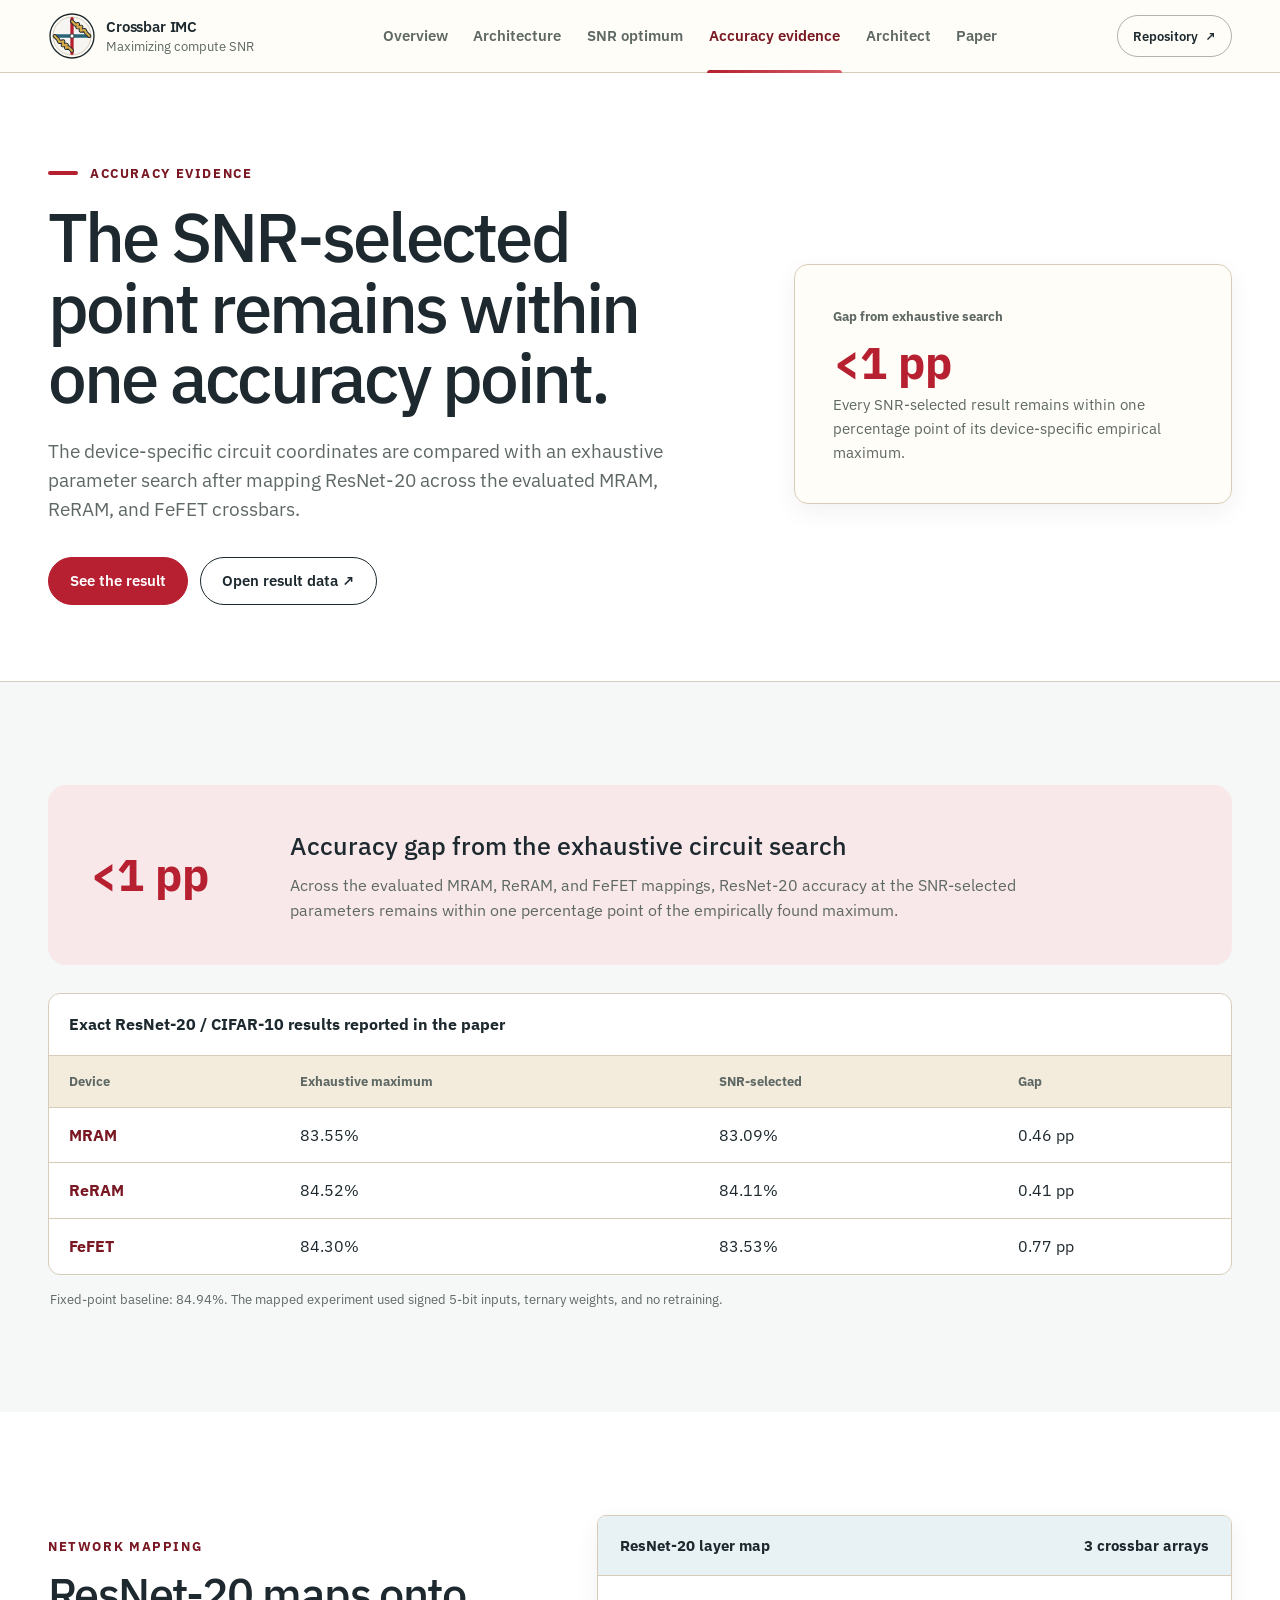
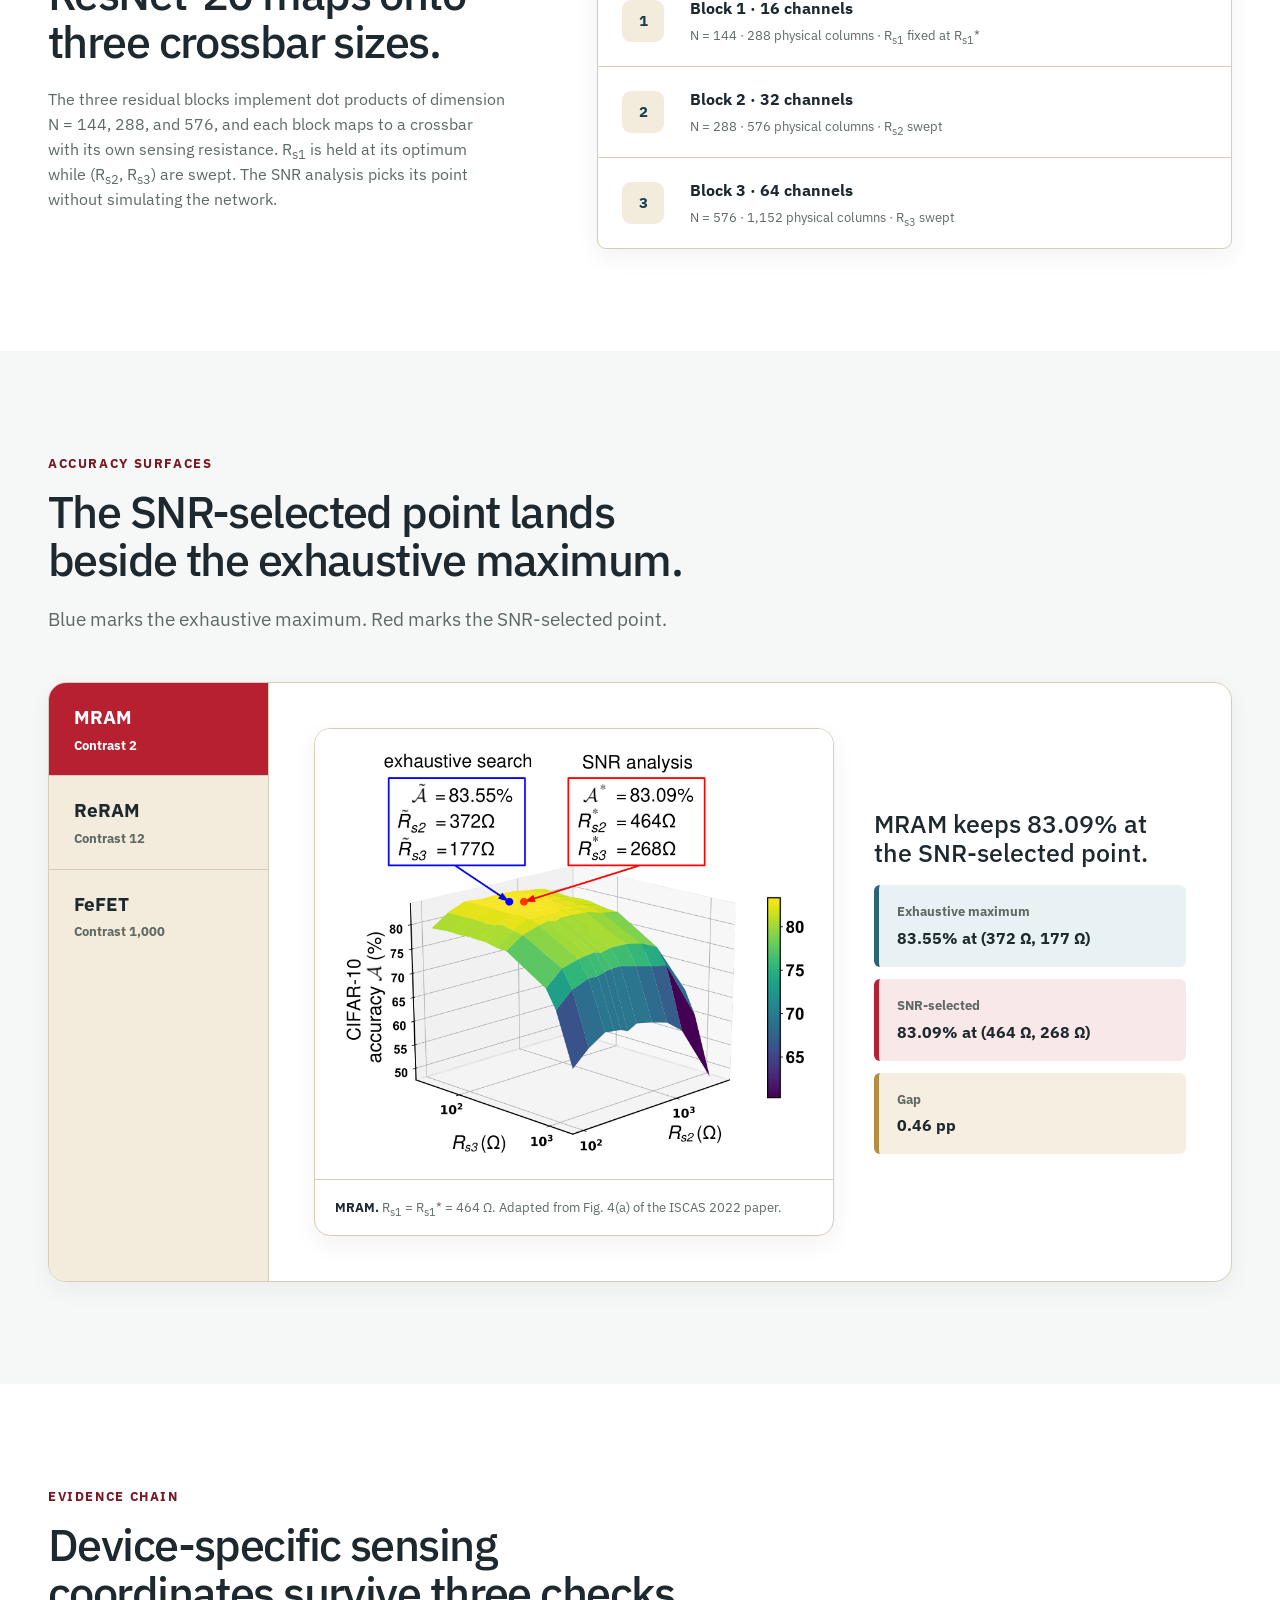
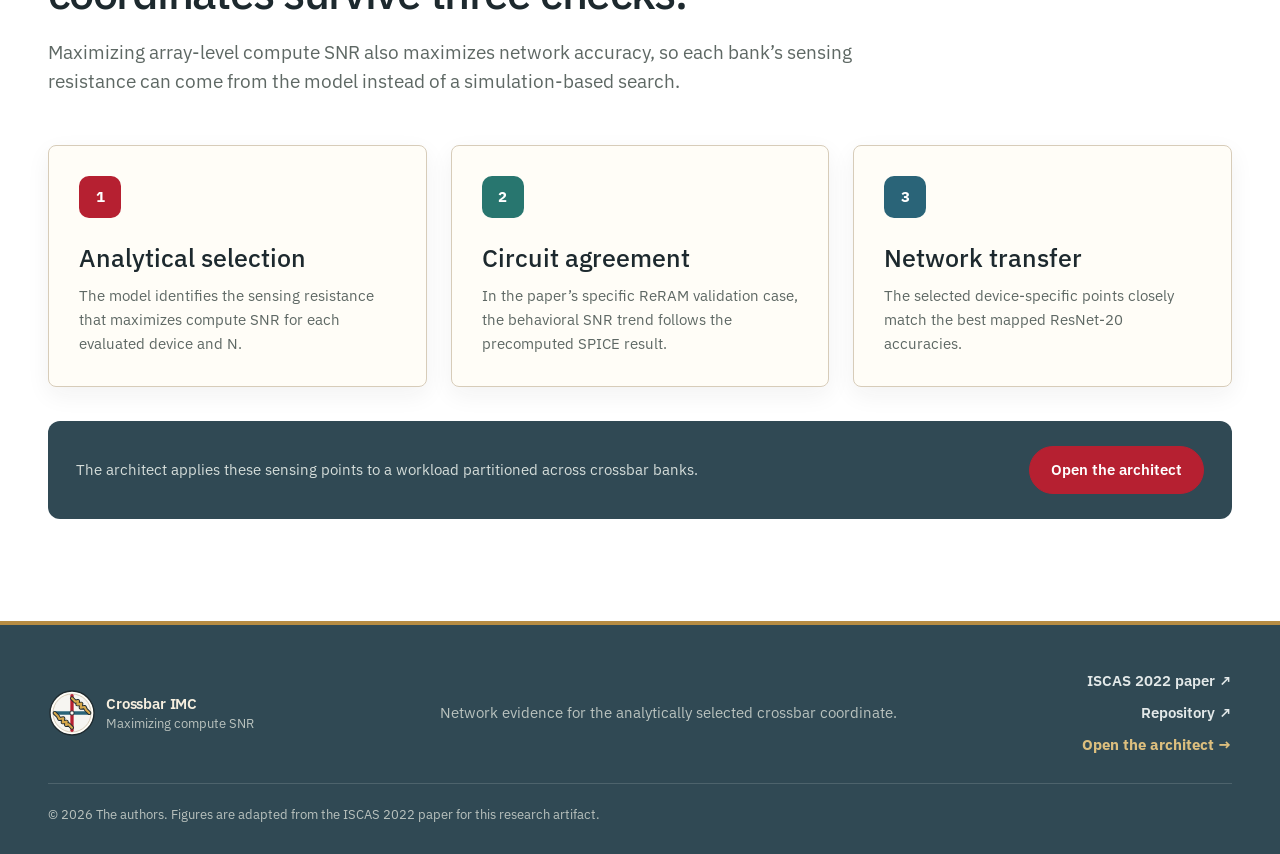
<file: docs/evidence.html>
<!doctype html>
<html lang="en">
  <head>
    <meta charset="utf-8" />
    <meta name="viewport" content="width=device-width, initial-scale=1" />
    <meta name="theme-color" content="#ffffff" />
    <meta name="description" content="Neural-network evidence for the analytically selected resistive-crossbar SNR optimum." />
    <link rel="canonical" href="https://calmyor.github.io/Crossbar-analysis/evidence.html" />
    <meta property="og:title" content="Accuracy Evidence · Crossbar IMC" />
    <meta property="og:description" content="Neural-network evidence for the analytically selected resistive-crossbar SNR optimum." />
    <meta property="og:type" content="website" />
    <meta property="og:url" content="https://calmyor.github.io/Crossbar-analysis/evidence.html" />
    <meta name="twitter:card" content="summary" />
    <link rel="icon" href="assets/crossbar-mark.svg" type="image/svg+xml" />
    <link rel="stylesheet" href="styles.css" />
    <script src="app.js" defer></script>
    <title>Accuracy Evidence · Crossbar IMC</title>
  </head>
  <body>
    <a class="skip-link" href="#main">Skip to content</a>
    <header class="site-header"><div class="container header-inner"><a class="brand" href="index.html"><span class="architecture-icon crossbar-icon brand-architecture-icon" aria-hidden="true"><i></i><i></i><i></i><b></b><b></b><b></b><em></em></span><span><strong>Crossbar IMC</strong><small>Maximizing compute SNR</small></span></a><button class="menu-toggle" type="button" aria-expanded="false" aria-controls="site-nav">Menu</button><nav id="site-nav" class="site-nav" aria-label="Crossbar study"><a href="index.html">Overview</a><a href="architecture.html">Architecture</a><a href="optimum.html">SNR optimum</a><a href="evidence.html" aria-current="page">Accuracy evidence</a><a href="architect.html">Architect</a><a href="paper.html">Paper</a><a class="nav-repository" href="https://github.com/calmyor/Crossbar-analysis">Repository <span aria-hidden="true">↗</span></a></nav><a class="header-repo" href="https://github.com/calmyor/Crossbar-analysis">Repository <span aria-hidden="true">↗</span></a></div></header>
    <main id="main">
      <section class="page-hero"><div class="container page-hero-grid"><div><p class="eyebrow red">Accuracy evidence</p><h1>The SNR-selected point remains within <span class="accent-red">one accuracy point.</span></h1><p class="hero-summary">The device-specific circuit coordinates are compared with an exhaustive parameter search after mapping ResNet-20 across the evaluated MRAM, ReRAM, and FeFET crossbars.</p><div class="hero-actions"><a class="button button-red" href="#result">See the result</a><a class="button button-secondary" href="https://github.com/calmyor/Crossbar-analysis/blob/main/data/network/paper_points.csv">Open result data ↗</a></div></div><aside class="page-stat-card red"><span>Gap from exhaustive search</span><strong>&lt;1 pp</strong><p>Every SNR-selected result remains within one percentage point of its device-specific empirical maximum.</p></aside></div></section>

      <section class="section section-tint" id="result">
        <div class="container">
          <div class="result-banner red"><div class="result-number">&lt;1 pp</div><div><h2>Accuracy gap from the exhaustive circuit search</h2><p>Across the evaluated MRAM, ReRAM, and FeFET mappings, ResNet-20 accuracy at the SNR-selected parameters remains within one percentage point of the empirically found maximum.</p></div></div>
          <div class="evidence-table-wrap"><table class="evidence-table"><caption>Exact ResNet-20 / CIFAR-10 results reported in the paper</caption><thead><tr><th scope="col">Device</th><th scope="col">Exhaustive maximum</th><th scope="col">SNR-selected</th><th scope="col">Gap</th></tr></thead><tbody><tr><th scope="row">MRAM</th><td>83.55%</td><td>83.09%</td><td>0.46 pp</td></tr><tr><th scope="row">ReRAM</th><td>84.52%</td><td>84.11%</td><td>0.41 pp</td></tr><tr><th scope="row">FeFET</th><td>84.30%</td><td>83.53%</td><td>0.77 pp</td></tr></tbody></table></div>
          <p class="evidence-note">Fixed-point baseline: 84.94%. The mapped experiment used signed 5-bit inputs, ternary weights, and no retraining.</p>
        </div>
      </section>

      <section class="section">
        <div class="container content-split">
          <div class="content-copy">
            <p class="section-kicker red">Network mapping</p>
            <h2>ResNet-20 maps onto three crossbar sizes.</h2>
            <p>The three residual blocks implement dot products of dimension N = 144, 288, and 576, and each block maps to a crossbar with its own sensing resistance. R<sub>s1</sub> is held at its optimum while (R<sub>s2</sub>, R<sub>s3</sub>) are swept. The SNR analysis picks its point without simulating the network.</p>
          </div>
          <div class="repo-panel">
            <div class="repo-head"><span>ResNet-20 layer map</span><span>3 crossbar arrays</span></div>
            <ul class="repo-list">
              <li><span>1</span><div><strong>Block 1 · 16 channels</strong><small>N = 144 · 288 physical columns · R<sub>s1</sub> fixed at R<sub>s1</sub>*</small></div></li>
              <li><span>2</span><div><strong>Block 2 · 32 channels</strong><small>N = 288 · 576 physical columns · R<sub>s2</sub> swept</small></div></li>
              <li><span>3</span><div><strong>Block 3 · 64 channels</strong><small>N = 576 · 1,152 physical columns · R<sub>s3</sub> swept</small></div></li>
            </ul>
          </div>
        </div>
      </section>

      <section class="section section-tint">
        <div class="container">
          <div class="section-heading"><p class="section-kicker red">Accuracy surfaces</p><h2>The SNR-selected point lands beside the exhaustive maximum.</h2><p>Blue marks the exhaustive maximum. Red marks the SNR-selected point.</p></div>
          <div class="device-explorer crossbar-explorer" data-tabs>
            <div class="device-tabs" role="tablist" aria-label="Evaluated devices">
              <button type="button" role="tab" id="tab-mram" aria-controls="panel-mram" aria-selected="true">MRAM<span>Contrast 2</span></button>
              <button type="button" role="tab" id="tab-reram" aria-controls="panel-reram" aria-selected="false" tabindex="-1">ReRAM<span>Contrast 12</span></button>
              <button type="button" role="tab" id="tab-fefet" aria-controls="panel-fefet" aria-selected="false" tabindex="-1">FeFET<span>Contrast 1,000</span></button>
            </div>
            <div class="device-panel" role="tabpanel" id="panel-mram" aria-labelledby="tab-mram">
              <figure class="paper-figure"><img src="assets/figures/crossbar-accuracy-mram.png" alt="MRAM ResNet-20 accuracy surface over the block 2 and block 3 sensing resistances, with the exhaustive maximum and the SNR-selected point close together near the peak." /><figcaption><strong>MRAM.</strong> R<sub>s1</sub> = R<sub>s1</sub>* = 464 Ω. Adapted from Fig. 4(a) of the ISCAS 2022 paper.</figcaption></figure>
              <div><h3>MRAM keeps 83.09% at the SNR-selected point.</h3><dl class="device-stats"><div><dt>Exhaustive maximum</dt><dd>83.55% at (372 Ω, 177 Ω)</dd></div><div><dt>SNR-selected</dt><dd>83.09% at (464 Ω, 268 Ω)</dd></div><div><dt>Gap</dt><dd>0.46 pp</dd></div></dl></div>
            </div>
            <div class="device-panel" role="tabpanel" id="panel-reram" aria-labelledby="tab-reram" hidden>
              <figure class="paper-figure"><img src="assets/figures/crossbar-accuracy-reram.png" alt="ReRAM ResNet-20 accuracy surface over the block 2 and block 3 sensing resistances, with the exhaustive maximum and the SNR-selected point close together near the peak." /><figcaption><strong>ReRAM.</strong> R<sub>s1</sub> = R<sub>s1</sub>* = 835 Ω. Adapted from Fig. 4(b) of the ISCAS 2022 paper.</figcaption></figure>
              <div><h3>ReRAM keeps 84.11% at the SNR-selected point.</h3><dl class="device-stats"><div><dt>Exhaustive maximum</dt><dd>84.52% at (825 Ω, 383 Ω)</dd></div><div><dt>SNR-selected</dt><dd>84.11% at (681 Ω, 562 Ω)</dd></div><div><dt>Gap</dt><dd>0.41 pp</dd></div></dl></div>
            </div>
            <div class="device-panel" role="tabpanel" id="panel-fefet" aria-labelledby="tab-fefet" hidden>
              <figure class="paper-figure"><img src="assets/figures/crossbar-accuracy-fefet.png" alt="FeFET ResNet-20 accuracy surface over the block 2 and block 3 sensing resistances, with the exhaustive maximum and the SNR-selected point close together on the plateau." /><figcaption><strong>FeFET.</strong> R<sub>s1</sub> = R<sub>s1</sub>* = 8.28 kΩ. Adapted from Fig. 4(c) of the ISCAS 2022 paper.</figcaption></figure>
              <div><h3>FeFET keeps 83.53% at the SNR-selected point.</h3><dl class="device-stats"><div><dt>Exhaustive maximum</dt><dd>84.30% at (9.54 kΩ, 7.19 kΩ)</dd></div><div><dt>SNR-selected</dt><dd>83.53% at (10.98 kΩ, 10.98 kΩ)</dd></div><div><dt>Gap</dt><dd>0.77 pp</dd></div></dl></div>
            </div>
          </div>
        </div>
      </section>

      <section class="section">
        <div class="container">
          <div class="section-heading"><p class="section-kicker red">Evidence chain</p><h2>Device-specific sensing coordinates survive three checks.</h2><p>Maximizing array-level compute SNR also maximizes network accuracy, so each bank’s sensing resistance can come from the model instead of a simulation-based search.</p></div>
          <div class="principle-grid"><article class="principle-card"><span>1</span><h3>Analytical selection</h3><p>The model identifies the sensing resistance that maximizes compute SNR for each evaluated device and N.</p></article><article class="principle-card"><span>2</span><h3>Circuit agreement</h3><p>In the paper’s specific ReRAM validation case, the behavioral SNR trend follows the precomputed SPICE result.</p></article><article class="principle-card"><span>3</span><h3>Network transfer</h3><p>The selected device-specific points closely match the best mapped ResNet-20 accuracies.</p></article></div>
          <div class="cartoon-cta"><p>The architect applies these sensing points to a workload partitioned across crossbar banks.</p><a class="button button-red" href="architect.html">Open the architect</a></div>
        </div>
      </section>
    </main>
    <footer class="site-footer"><div class="container footer-inner"><a class="brand" href="index.html"><span class="architecture-icon crossbar-icon brand-architecture-icon" aria-hidden="true"><i></i><i></i><i></i><b></b><b></b><b></b><em></em></span><span><strong>Crossbar IMC</strong><small>Maximizing compute SNR</small></span></a><p>Network evidence for the analytically selected crossbar coordinate.</p><div class="footer-links"><a href="https://doi.org/10.1109/ISCAS48785.2022.9937336">ISCAS 2022 paper <span aria-hidden="true">↗</span></a><a href="https://github.com/calmyor/Crossbar-analysis">Repository <span aria-hidden="true">↗</span></a><a class="footer-link" href="architect.html">Open the architect →</a></div><p class="footer-note">© 2026 The authors. Figures are adapted from the ISCAS 2022 paper for this research artifact.</p></div></footer>
  </body>
</html>
</file>
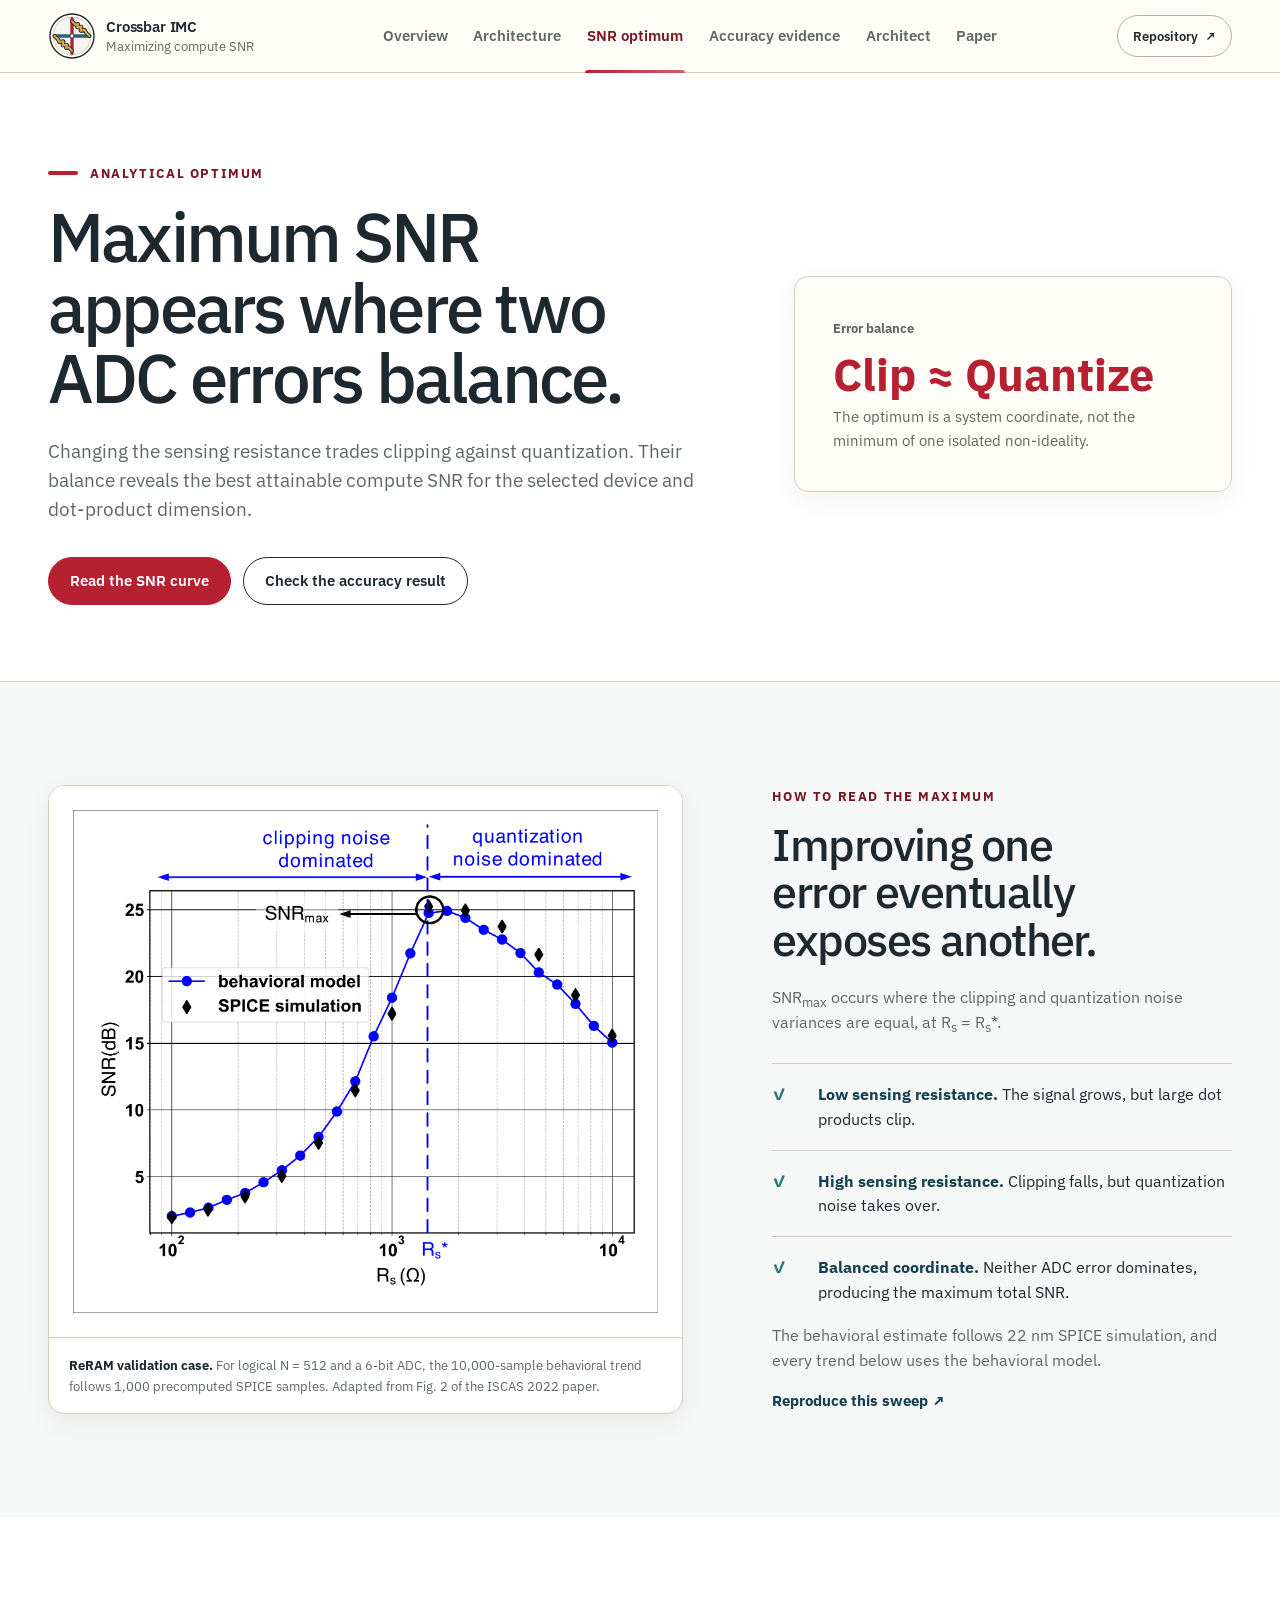
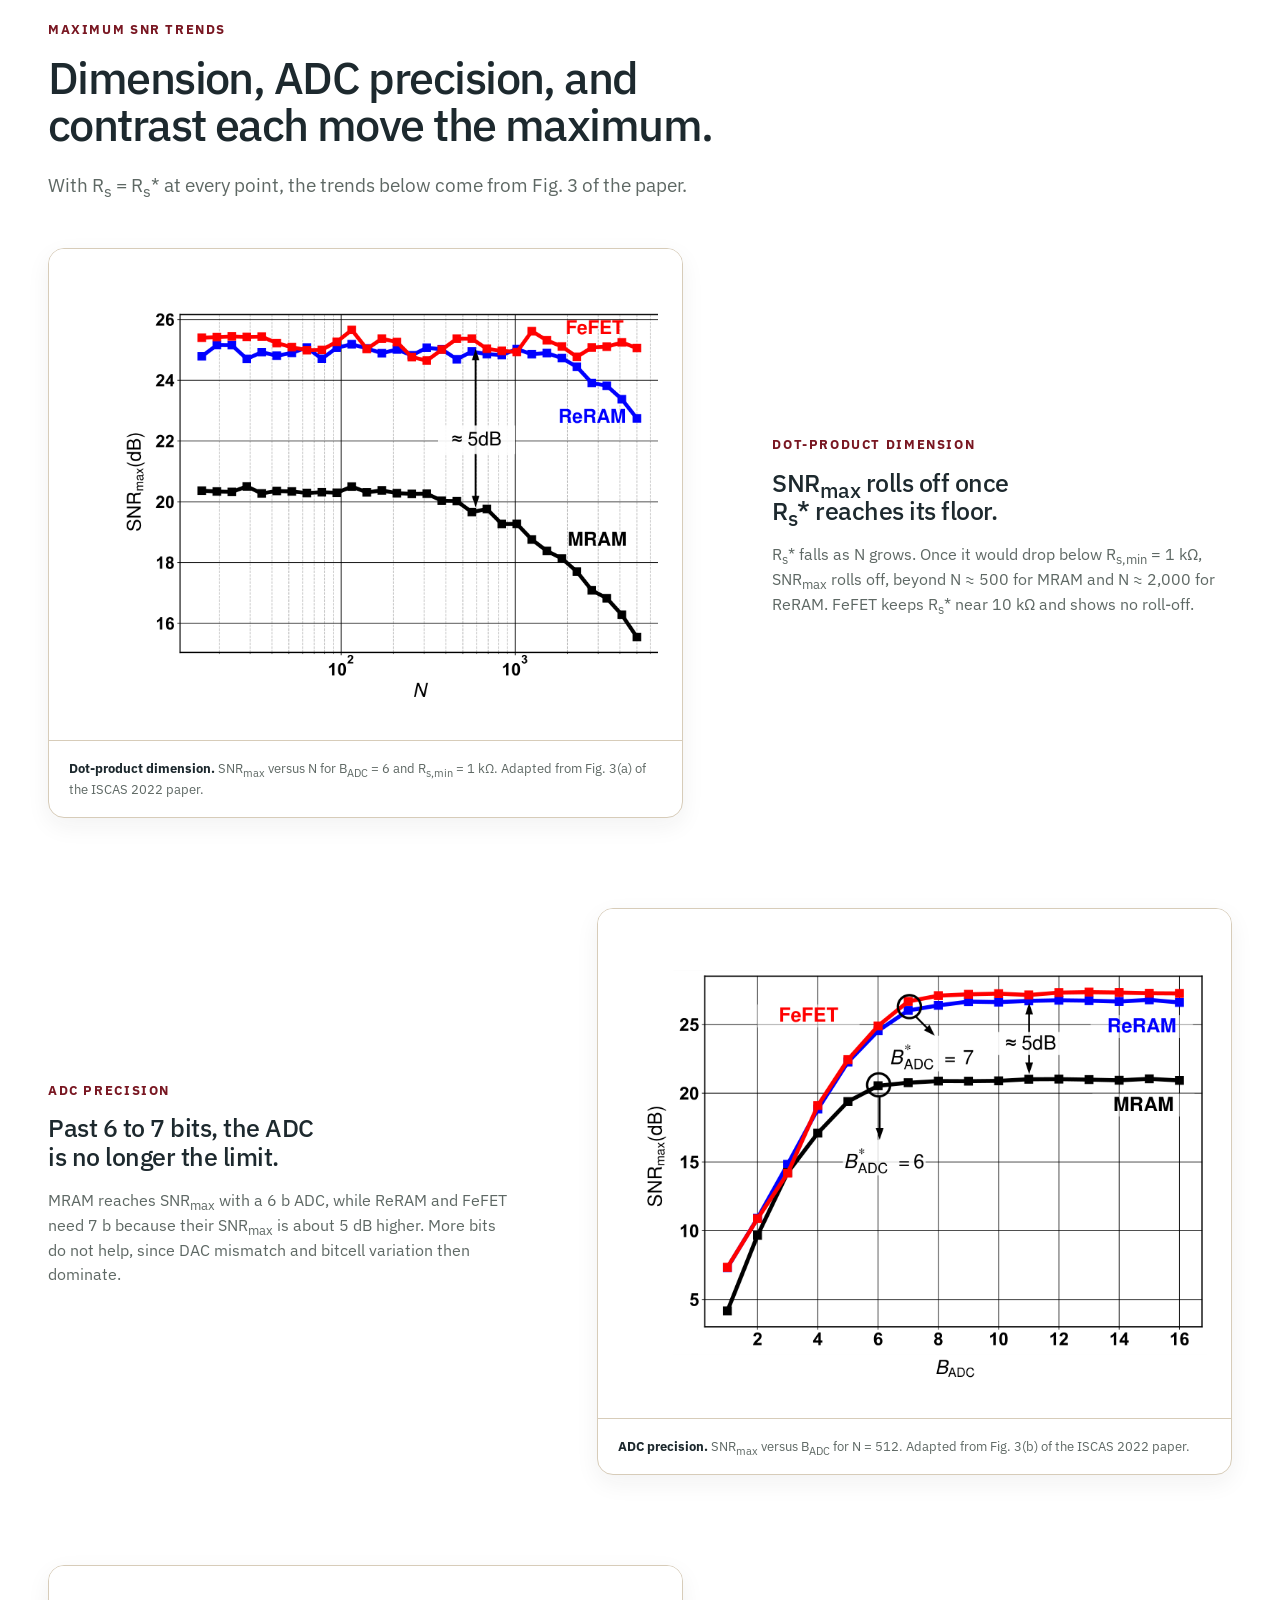
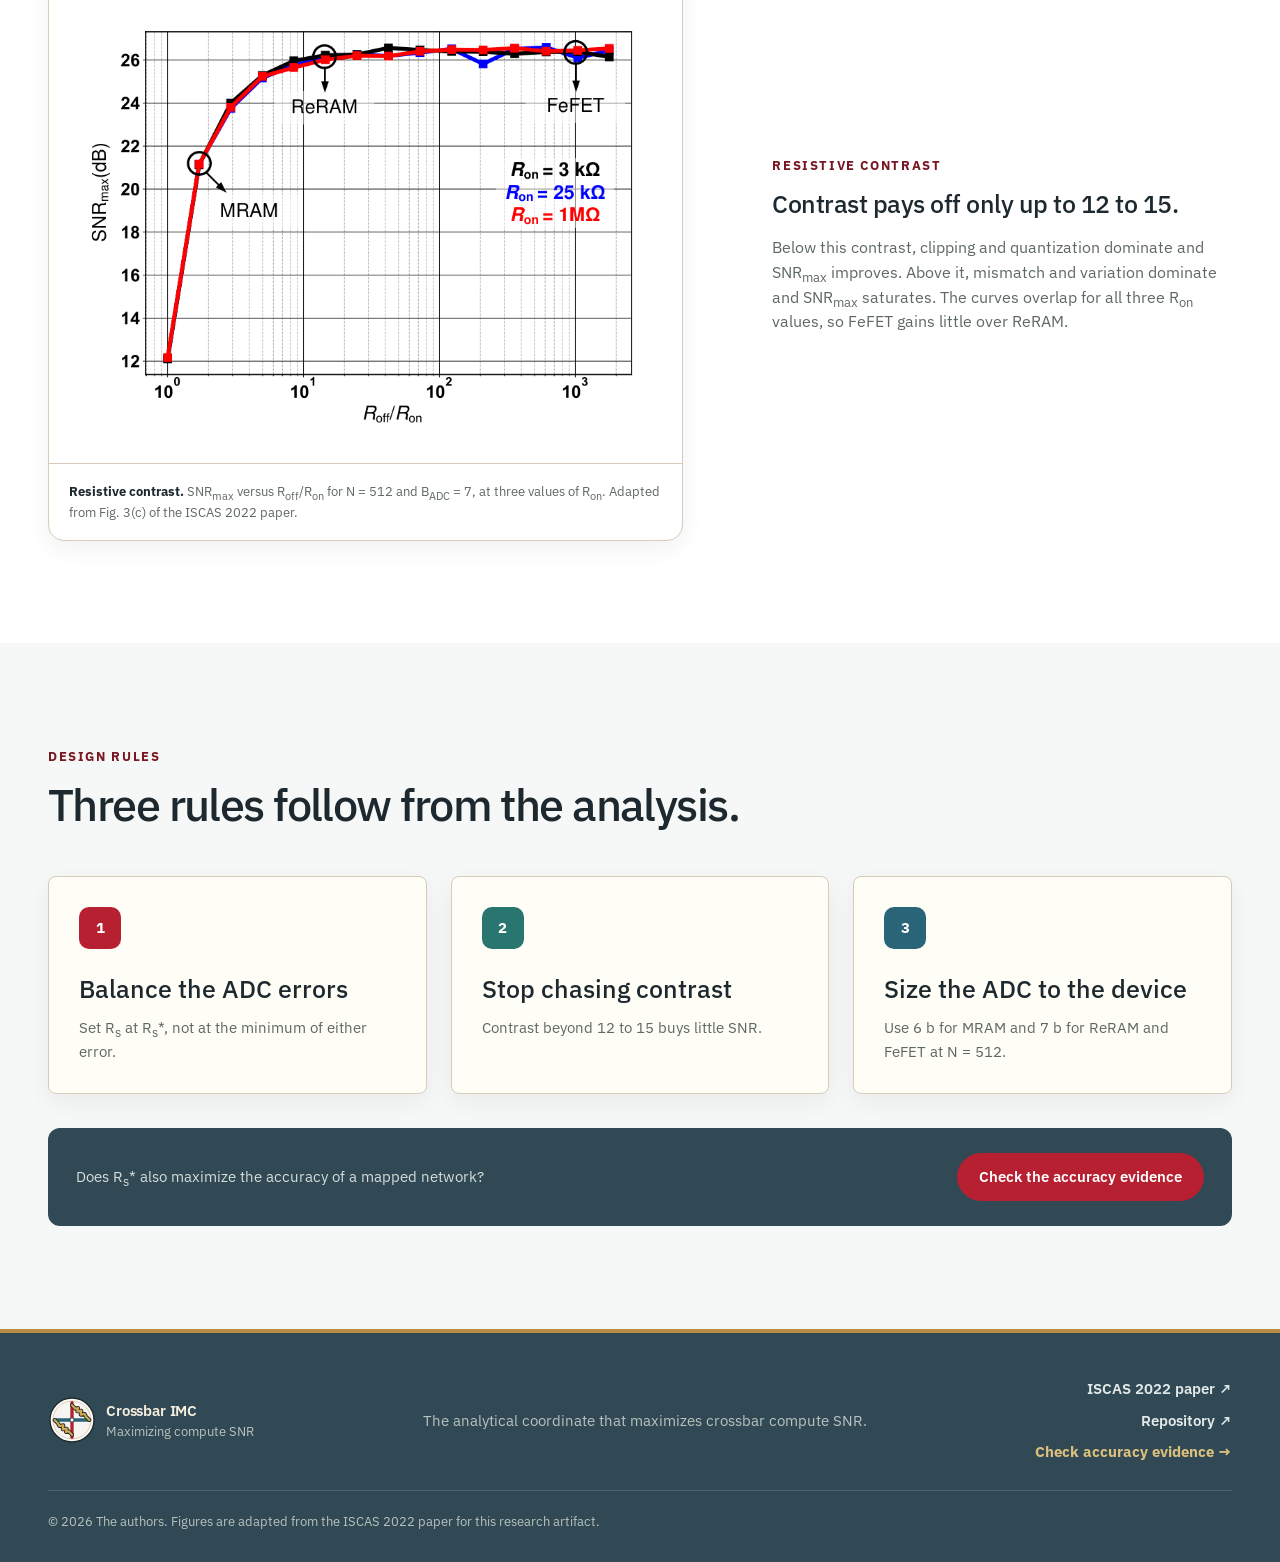
<file: docs/optimum.html>
<!doctype html>
<html lang="en">
  <head>
    <meta charset="utf-8" />
    <meta name="viewport" content="width=device-width, initial-scale=1" />
    <meta name="theme-color" content="#ffffff" />
    <meta name="description" content="How ADC clipping and quantization balance at the compute-SNR-maximizing sensing resistance." />
    <link rel="canonical" href="https://calmyor.github.io/Crossbar-analysis/optimum.html" />
    <meta property="og:title" content="SNR Optimum · Crossbar IMC" />
    <meta property="og:description" content="How ADC clipping and quantization balance at the compute-SNR-maximizing sensing resistance." />
    <meta property="og:type" content="website" />
    <meta property="og:url" content="https://calmyor.github.io/Crossbar-analysis/optimum.html" />
    <meta name="twitter:card" content="summary" />
    <link rel="icon" href="assets/crossbar-mark.svg" type="image/svg+xml" />
    <link rel="stylesheet" href="styles.css" />
    <script src="app.js" defer></script>
    <title>SNR Optimum · Crossbar IMC</title>
  </head>
  <body>
    <a class="skip-link" href="#main">Skip to content</a>
    <header class="site-header"><div class="container header-inner"><a class="brand" href="index.html"><span class="architecture-icon crossbar-icon brand-architecture-icon" aria-hidden="true"><i></i><i></i><i></i><b></b><b></b><b></b><em></em></span><span><strong>Crossbar IMC</strong><small>Maximizing compute SNR</small></span></a><button class="menu-toggle" type="button" aria-expanded="false" aria-controls="site-nav">Menu</button><nav id="site-nav" class="site-nav" aria-label="Crossbar study"><a href="index.html">Overview</a><a href="architecture.html">Architecture</a><a href="optimum.html" aria-current="page">SNR optimum</a><a href="evidence.html">Accuracy evidence</a><a href="architect.html">Architect</a><a href="paper.html">Paper</a><a class="nav-repository" href="https://github.com/calmyor/Crossbar-analysis">Repository <span aria-hidden="true">↗</span></a></nav><a class="header-repo" href="https://github.com/calmyor/Crossbar-analysis">Repository <span aria-hidden="true">↗</span></a></div></header>
    <main id="main">
      <section class="page-hero"><div class="container page-hero-grid"><div><p class="eyebrow red">Analytical optimum</p><h1>Maximum SNR appears where <span class="accent-red">two ADC errors balance.</span></h1><p class="hero-summary">Changing the sensing resistance trades clipping against quantization. Their balance reveals the best attainable compute SNR for the selected device and dot-product dimension.</p><div class="hero-actions"><a class="button button-red" href="#snr-curve">Read the SNR curve</a><a class="button button-secondary" href="evidence.html">Check the accuracy result</a></div></div><aside class="page-stat-card red"><span>Error balance</span><strong>Clip ≈ Quantize</strong><p>The optimum is a system coordinate, not the minimum of one isolated non-ideality.</p></aside></div></section>

      <section class="section section-tint" id="snr-curve">
        <div class="container content-split figure-first">
          <figure class="paper-figure"><img src="assets/figures/crossbar-snr.png" alt="Compute SNR versus sensing resistance, showing a maximum where clipping and quantization noise balance." /><figcaption><strong>ReRAM validation case.</strong> For logical N = 512 and a 6-bit ADC, the 10,000-sample behavioral trend follows 1,000 precomputed SPICE samples. Adapted from Fig. 2 of the ISCAS 2022 paper.</figcaption></figure>
          <div class="content-copy">
            <p class="section-kicker red">How to read the maximum</p>
            <h2>Improving one error eventually exposes another.</h2>
            <p>SNR<sub>max</sub> occurs where the clipping and quantization noise variances are equal, at R<sub>s</sub> = R<sub>s</sub>*.</p>
            <ul class="detail-list"><li><div><strong>Low sensing resistance.</strong> The signal grows, but large dot products clip.</div></li><li><div><strong>High sensing resistance.</strong> Clipping falls, but quantization noise takes over.</div></li><li><div><strong>Balanced coordinate.</strong> Neither ADC error dominates, producing the maximum total SNR.</div></li></ul>
            <p>The behavioral estimate follows 22 nm SPICE simulation, and every trend below uses the behavioral model.</p>
            <a class="text-link" href="https://github.com/calmyor/Crossbar-analysis#reproduce-the-published-evidence-route">Reproduce this sweep ↗</a>
          </div>
        </div>
      </section>

      <section class="section">
        <div class="container">
          <div class="section-heading"><p class="section-kicker red">Maximum SNR trends</p><h2>Dimension, ADC precision, and contrast each move the maximum.</h2><p>With R<sub>s</sub> = R<sub>s</sub>* at every point, the trends below come from Fig. 3 of the paper.</p></div>

          <div class="content-split figure-first">
            <figure class="paper-figure"><img src="assets/figures/crossbar-snr-vs-n.png" alt="Maximum compute SNR versus dot-product dimension N for FeFET, ReRAM, and MRAM, with MRAM and ReRAM rolling off at large N." /><figcaption><strong>Dot-product dimension.</strong> SNR<sub>max</sub> versus N for B<sub>ADC</sub> = 6 and R<sub>s,min</sub> = 1 kΩ. Adapted from Fig. 3(a) of the ISCAS 2022 paper.</figcaption></figure>
            <div class="content-copy">
              <p class="section-kicker red">Dot-product dimension</p>
              <h3>SNR<sub>max</sub> rolls off once R<sub>s</sub>* reaches its floor.</h3>
              <p>R<sub>s</sub>* falls as N grows. Once it would drop below R<sub>s,min</sub> = 1 kΩ, SNR<sub>max</sub> rolls off, beyond N ≈ 500 for MRAM and N ≈ 2,000 for ReRAM. FeFET keeps R<sub>s</sub>* near 10 kΩ and shows no roll-off.</p>
            </div>
          </div>

          <div class="content-split">
            <div class="content-copy">
              <p class="section-kicker red">ADC precision</p>
              <h3>Past 6 to 7 bits, the ADC is no longer the limit.</h3>
              <p>MRAM reaches SNR<sub>max</sub> with a 6 b ADC, while ReRAM and FeFET need 7 b because their SNR<sub>max</sub> is about 5 dB higher. More bits do not help, since DAC mismatch and bitcell variation then dominate.</p>
            </div>
            <figure class="paper-figure"><img src="assets/figures/crossbar-snr-vs-adc.png" alt="Maximum compute SNR versus ADC precision, saturating at 6 bits for MRAM and 7 bits for ReRAM and FeFET." /><figcaption><strong>ADC precision.</strong> SNR<sub>max</sub> versus B<sub>ADC</sub> for N = 512. Adapted from Fig. 3(b) of the ISCAS 2022 paper.</figcaption></figure>
          </div>

          <div class="content-split figure-first">
            <figure class="paper-figure"><img src="assets/figures/crossbar-snr-vs-contrast.png" alt="Maximum compute SNR versus resistive contrast for three on-resistance values, rising until a contrast of about 12 and then saturating." /><figcaption><strong>Resistive contrast.</strong> SNR<sub>max</sub> versus R<sub>off</sub>/R<sub>on</sub> for N = 512 and B<sub>ADC</sub> = 7, at three values of R<sub>on</sub>. Adapted from Fig. 3(c) of the ISCAS 2022 paper.</figcaption></figure>
            <div class="content-copy">
              <p class="section-kicker red">Resistive contrast</p>
              <h3>Contrast pays off only up to 12 to 15.</h3>
              <p>Below this contrast, clipping and quantization dominate and SNR<sub>max</sub> improves. Above it, mismatch and variation dominate and SNR<sub>max</sub> saturates. The curves overlap for all three R<sub>on</sub> values, so FeFET gains little over ReRAM.</p>
            </div>
          </div>
        </div>
      </section>

      <section class="section section-tint">
        <div class="container">
          <div class="section-heading"><p class="section-kicker red">Design rules</p><h2>Three rules follow from the analysis.</h2></div>
          <div class="principle-grid">
            <article class="principle-card"><span>1</span><h3>Balance the ADC errors</h3><p>Set R<sub>s</sub> at R<sub>s</sub>*, not at the minimum of either error.</p></article>
            <article class="principle-card"><span>2</span><h3>Stop chasing contrast</h3><p>Contrast beyond 12 to 15 buys little SNR.</p></article>
            <article class="principle-card"><span>3</span><h3>Size the ADC to the device</h3><p>Use 6 b for MRAM and 7 b for ReRAM and FeFET at N = 512.</p></article>
          </div>
          <div class="cartoon-cta"><p>Does R<sub>s</sub>* also maximize the accuracy of a mapped network?</p><a class="button button-red" href="evidence.html">Check the accuracy evidence</a></div>
        </div>
      </section>
    </main>
    <footer class="site-footer"><div class="container footer-inner"><a class="brand" href="index.html"><span class="architecture-icon crossbar-icon brand-architecture-icon" aria-hidden="true"><i></i><i></i><i></i><b></b><b></b><b></b><em></em></span><span><strong>Crossbar IMC</strong><small>Maximizing compute SNR</small></span></a><p>The analytical coordinate that maximizes crossbar compute SNR.</p><div class="footer-links"><a href="https://doi.org/10.1109/ISCAS48785.2022.9937336">ISCAS 2022 paper <span aria-hidden="true">↗</span></a><a href="https://github.com/calmyor/Crossbar-analysis">Repository <span aria-hidden="true">↗</span></a><a class="footer-link" href="evidence.html">Check accuracy evidence →</a></div><p class="footer-note">© 2026 The authors. Figures are adapted from the ISCAS 2022 paper for this research artifact.</p></div></footer>
  </body>
</html>
</file>
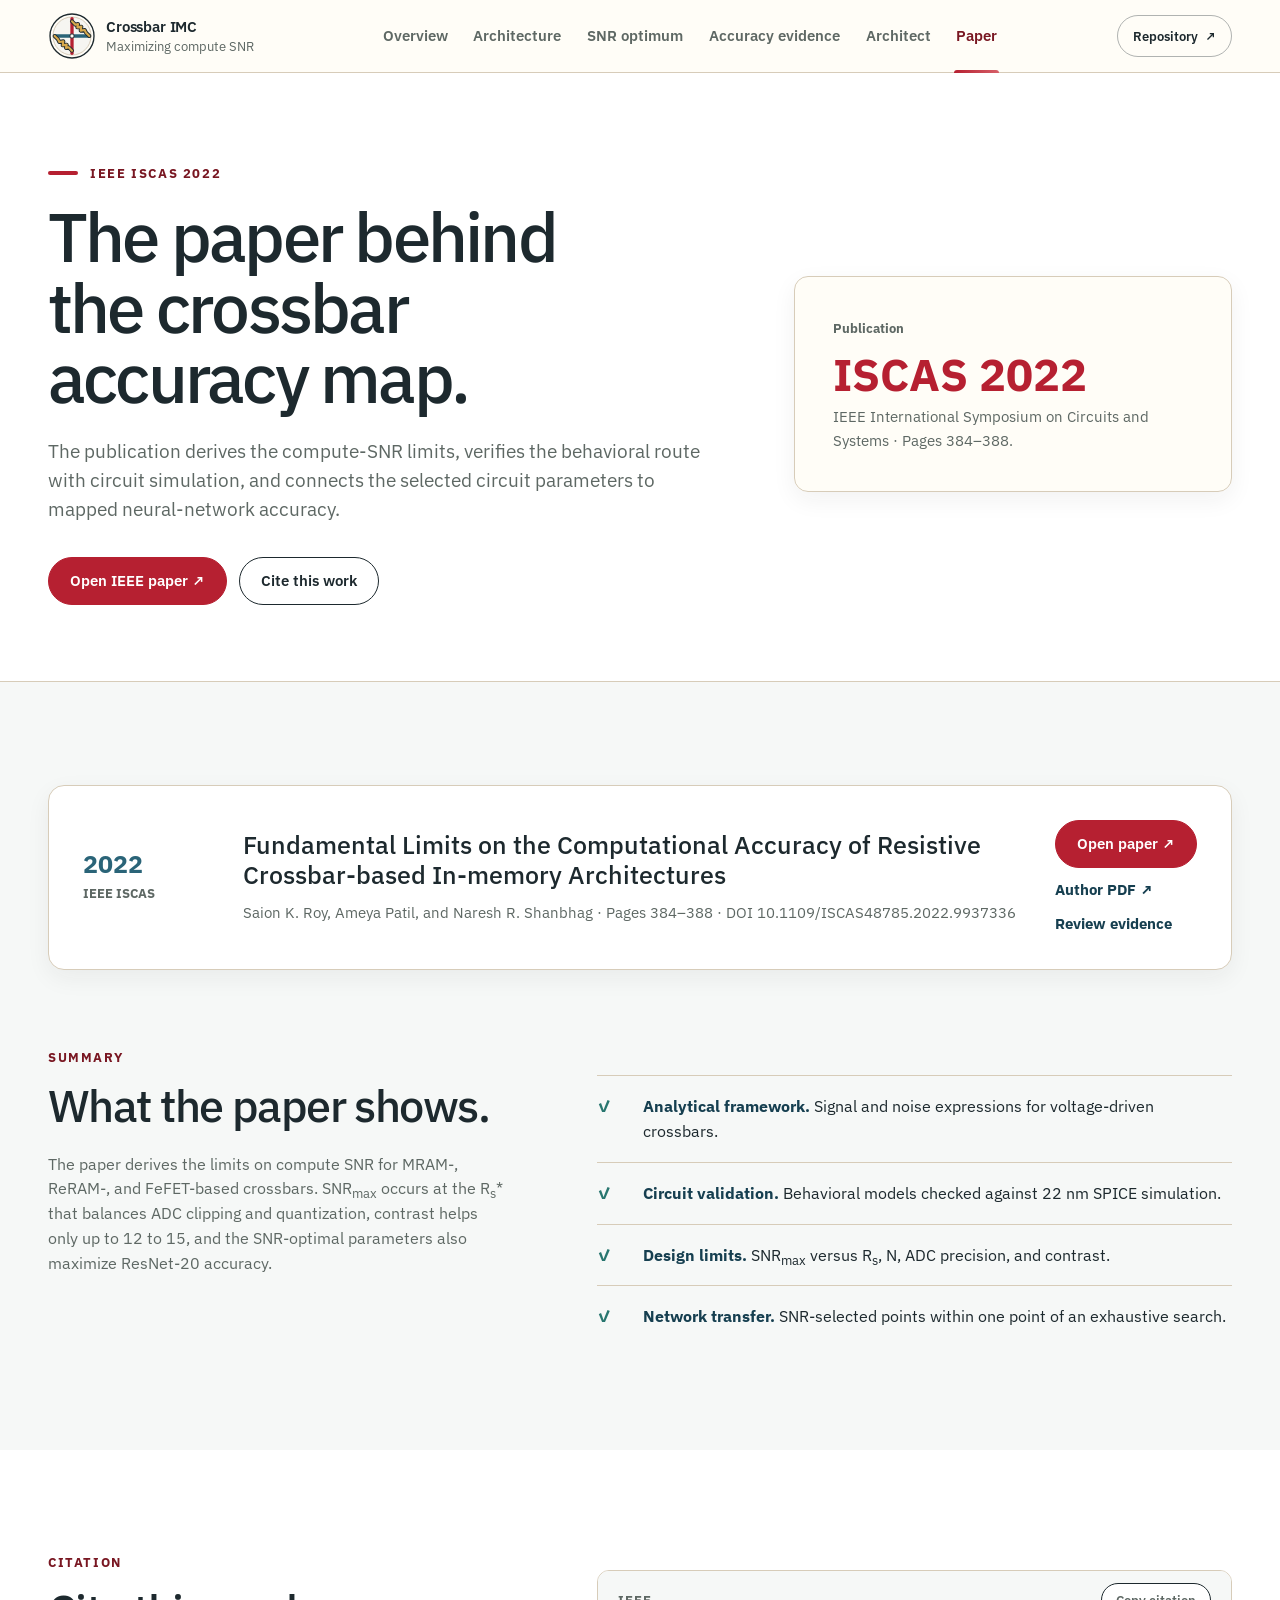
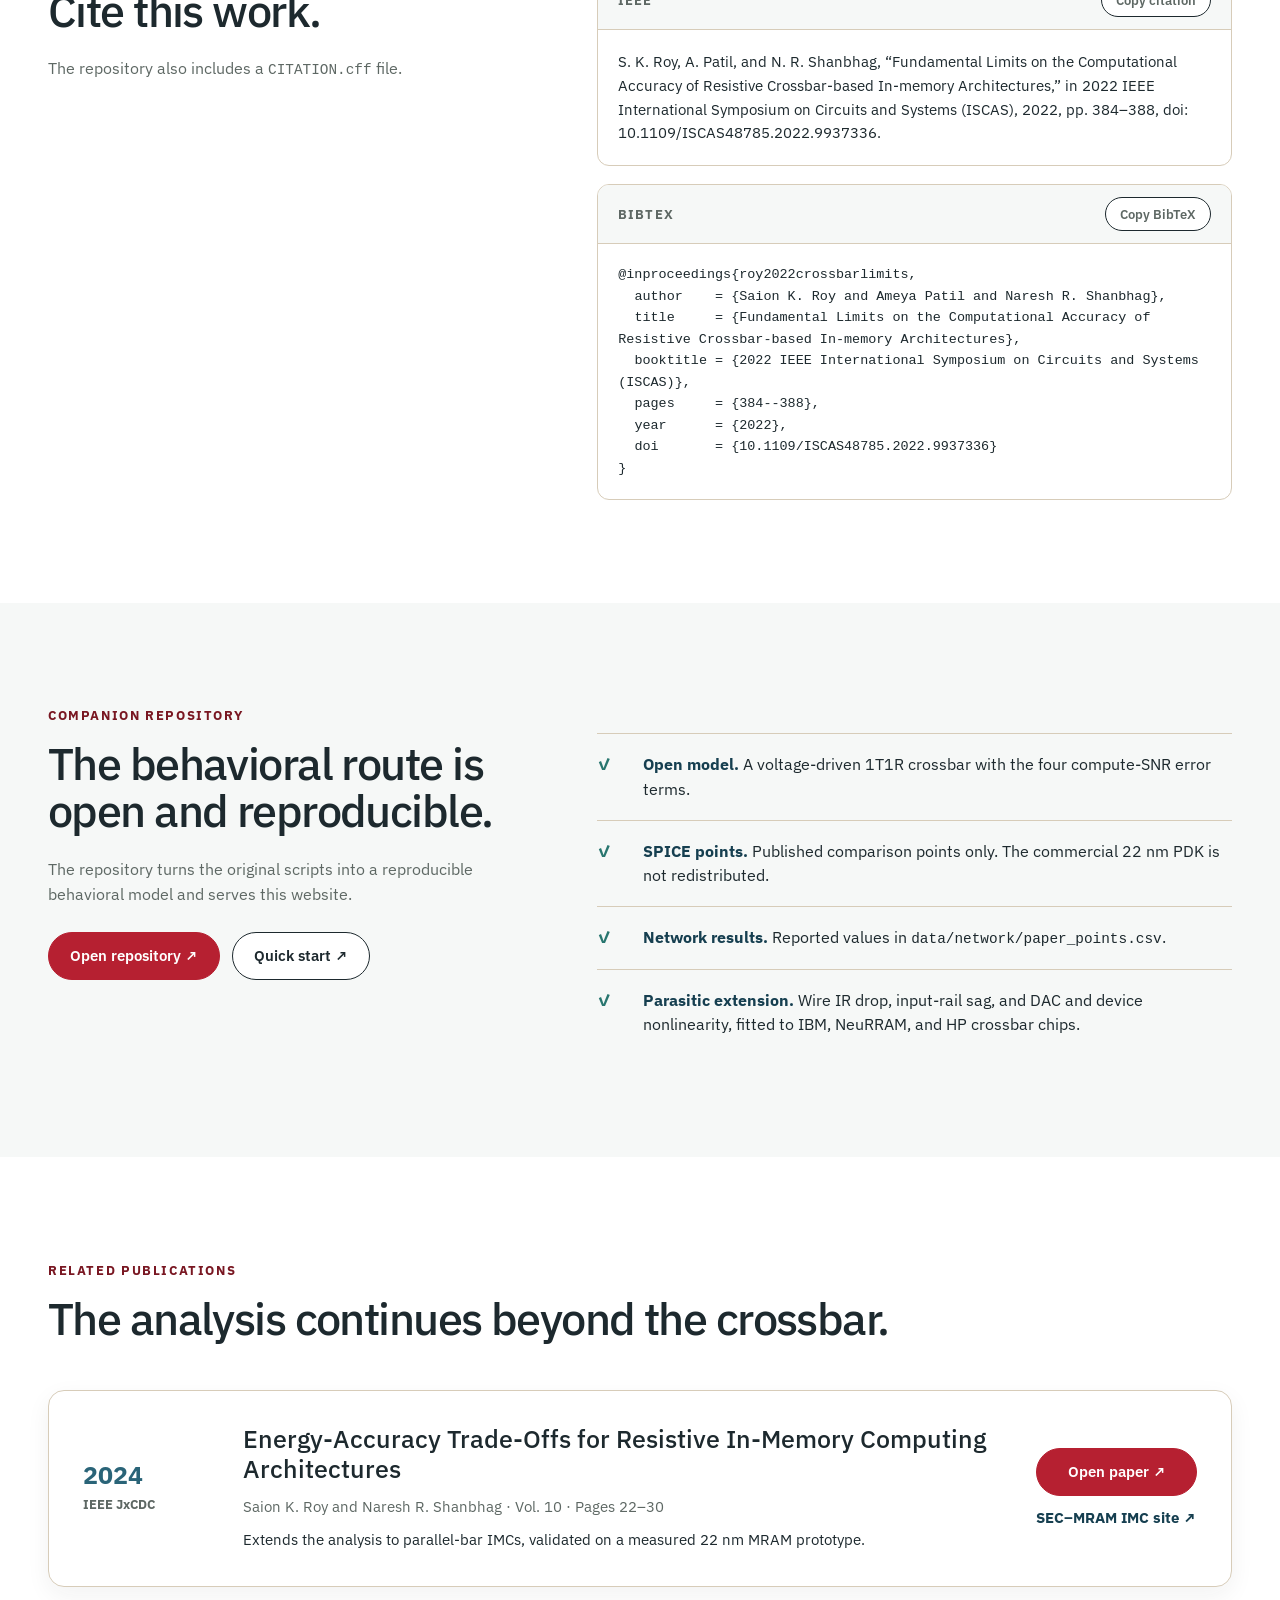
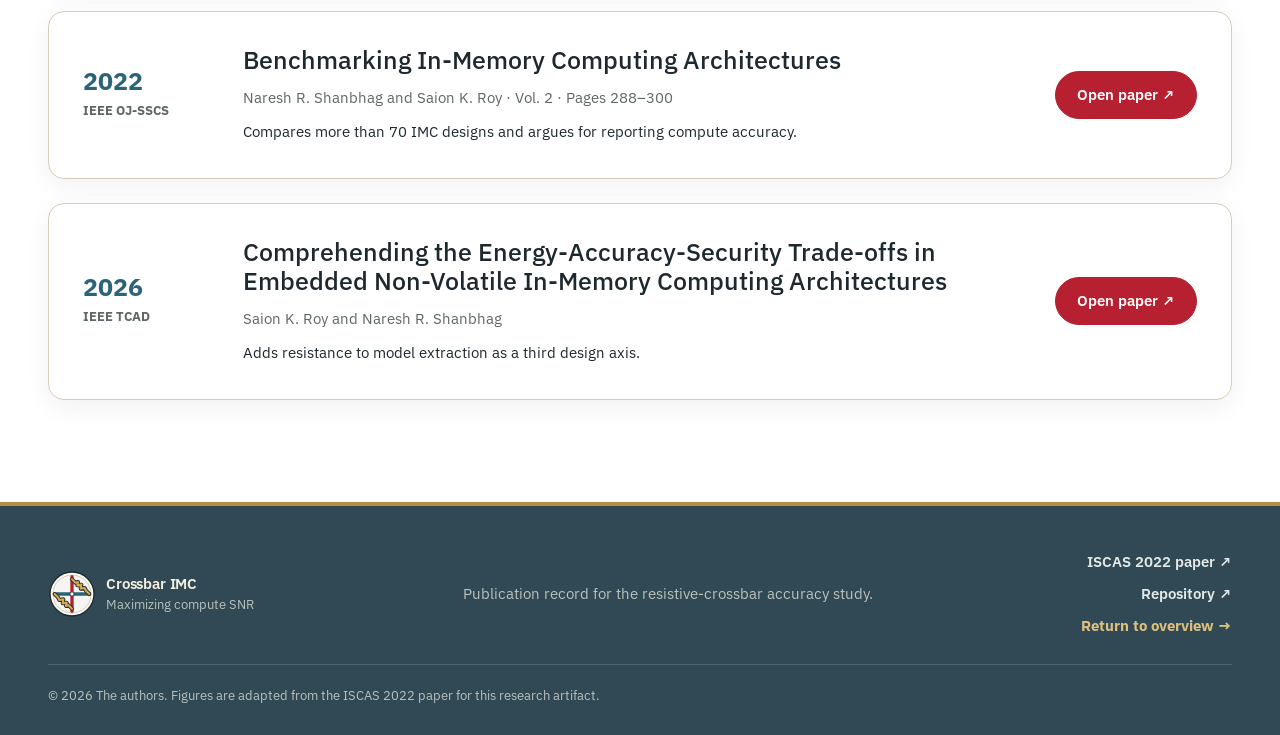
<file: docs/paper.html>
<!doctype html>
<html lang="en">
  <head>
    <meta charset="utf-8" />
    <meta name="viewport" content="width=device-width, initial-scale=1" />
    <meta name="theme-color" content="#ffffff" />
    <meta name="description" content="Publication details for the 2022 IEEE ISCAS paper on resistive-crossbar computational-accuracy limits." />
    <link rel="canonical" href="https://calmyor.github.io/Crossbar-analysis/paper.html" />
    <meta property="og:title" content="Paper · Crossbar IMC" />
    <meta property="og:description" content="Publication details for the 2022 IEEE ISCAS paper on resistive-crossbar computational-accuracy limits." />
    <meta property="og:type" content="website" />
    <meta property="og:url" content="https://calmyor.github.io/Crossbar-analysis/paper.html" />
    <meta name="twitter:card" content="summary" />
    <link rel="icon" href="assets/crossbar-mark.svg" type="image/svg+xml" />
    <link rel="stylesheet" href="styles.css" />
    <script src="app.js" defer></script>
    <title>Paper · Crossbar IMC</title>
  </head>
  <body>
    <a class="skip-link" href="#main">Skip to content</a>
    <header class="site-header"><div class="container header-inner"><a class="brand" href="index.html"><span class="architecture-icon crossbar-icon brand-architecture-icon" aria-hidden="true"><i></i><i></i><i></i><b></b><b></b><b></b><em></em></span><span><strong>Crossbar IMC</strong><small>Maximizing compute SNR</small></span></a><button class="menu-toggle" type="button" aria-expanded="false" aria-controls="site-nav">Menu</button><nav id="site-nav" class="site-nav" aria-label="Crossbar study"><a href="index.html">Overview</a><a href="architecture.html">Architecture</a><a href="optimum.html">SNR optimum</a><a href="evidence.html">Accuracy evidence</a><a href="architect.html">Architect</a><a href="paper.html" aria-current="page">Paper</a><a class="nav-repository" href="https://github.com/calmyor/Crossbar-analysis">Repository <span aria-hidden="true">↗</span></a></nav><a class="header-repo" href="https://github.com/calmyor/Crossbar-analysis">Repository <span aria-hidden="true">↗</span></a></div></header>
    <main id="main">
      <section class="page-hero"><div class="container page-hero-grid"><div><p class="eyebrow red">IEEE ISCAS 2022</p><h1>The paper behind the <span class="accent-red">crossbar accuracy map.</span></h1><p class="hero-summary">The publication derives the compute-SNR limits, verifies the behavioral route with circuit simulation, and connects the selected circuit parameters to mapped neural-network accuracy.</p><div class="hero-actions"><a class="button button-red" href="https://doi.org/10.1109/ISCAS48785.2022.9937336">Open IEEE paper ↗</a><a class="button button-secondary" href="#cite">Cite this work</a></div></div><aside class="page-stat-card red"><span>Publication</span><strong>ISCAS 2022</strong><p>IEEE International Symposium on Circuits and Systems · Pages 384–388.</p></aside></div></section>

      <section class="section section-tint">
        <div class="container">
          <article class="publication crossbar-publication"><div class="publication-year"><strong>2022</strong><span>IEEE ISCAS</span></div><div><h2>Fundamental Limits on the Computational Accuracy of Resistive Crossbar-based In-memory Architectures</h2><p>Saion K. Roy, Ameya Patil, and Naresh R. Shanbhag · Pages 384–388 · DOI 10.1109/ISCAS48785.2022.9937336</p></div><div class="publication-actions"><a class="button button-red" href="https://doi.org/10.1109/ISCAS48785.2022.9937336">Open paper ↗</a><a class="text-link" href="https://shanbhag.ece.illinois.edu/publications/ISCAS-2022-Crossbar-Limits.pdf">Author PDF ↗</a><a class="text-link" href="evidence.html">Review evidence</a></div></article>

          <div class="content-split align-start" style="margin-top: clamp(56px, 6vw, 88px);">
            <div class="content-copy">
              <p class="section-kicker red">Summary</p>
              <h2>What the paper shows.</h2>
              <p>The paper derives the limits on compute SNR for MRAM-, ReRAM-, and FeFET-based crossbars. SNR<sub>max</sub> occurs at the R<sub>s</sub>* that balances ADC clipping and quantization, contrast helps only up to 12 to 15, and the SNR-optimal parameters also maximize ResNet-20 accuracy.</p>
            </div>
            <ul class="detail-list"><li><div><strong>Analytical framework.</strong> Signal and noise expressions for voltage-driven crossbars.</div></li><li><div><strong>Circuit validation.</strong> Behavioral models checked against 22 nm SPICE simulation.</div></li><li><div><strong>Design limits.</strong> SNR<sub>max</sub> versus R<sub>s</sub>, N, ADC precision, and contrast.</div></li><li><div><strong>Network transfer.</strong> SNR-selected points within one point of an exhaustive search.</div></li></ul>
          </div>
        </div>
      </section>

      <section class="section" id="cite">
        <div class="container content-split align-start">
          <div class="content-copy">
            <p class="section-kicker red">Citation</p>
            <h2>Cite this work.</h2>
            <p>The repository also includes a <code>CITATION.cff</code> file.</p>
          </div>
          <div>
            <div class="citation-box"><div class="citation-box-head">IEEE<button class="copy-button" type="button" data-copy-target="citation-ieee">Copy citation</button></div><p id="citation-ieee">S. K. Roy, A. Patil, and N. R. Shanbhag, “Fundamental Limits on the Computational Accuracy of Resistive Crossbar-based In-memory Architectures,” in 2022 IEEE International Symposium on Circuits and Systems (ISCAS), 2022, pp. 384–388, doi: 10.1109/ISCAS48785.2022.9937336.</p></div>
            <div class="citation-box"><div class="citation-box-head">BibTeX<button class="copy-button" type="button" data-copy-target="citation-bibtex">Copy BibTeX</button></div><pre id="citation-bibtex">@inproceedings{roy2022crossbarlimits,
  author    = {Saion K. Roy and Ameya Patil and Naresh R. Shanbhag},
  title     = {Fundamental Limits on the Computational Accuracy of Resistive Crossbar-based In-memory Architectures},
  booktitle = {2022 IEEE International Symposium on Circuits and Systems (ISCAS)},
  pages     = {384--388},
  year      = {2022},
  doi       = {10.1109/ISCAS48785.2022.9937336}
}</pre></div>
          </div>
        </div>
      </section>

      <section class="section section-tint">
        <div class="container content-split align-start">
          <div class="content-copy">
            <p class="section-kicker red">Companion repository</p>
            <h2>The behavioral route is open and reproducible.</h2>
            <p>The repository turns the original scripts into a reproducible behavioral model and serves this website.</p>
            <div class="hero-actions"><a class="button button-red" href="https://github.com/calmyor/Crossbar-analysis">Open repository ↗</a><a class="button button-secondary" href="https://github.com/calmyor/Crossbar-analysis#quick-start">Quick start ↗</a></div>
          </div>
          <ul class="detail-list"><li><div><strong>Open model.</strong> A voltage-driven 1T1R crossbar with the four compute-SNR error terms.</div></li><li><div><strong>SPICE points.</strong> Published comparison points only. The commercial 22 nm PDK is not redistributed.</div></li><li><div><strong>Network results.</strong> Reported values in <code>data/network/paper_points.csv</code>.</div></li><li><div><strong>Parasitic extension.</strong> Wire IR drop, input-rail sag, and DAC and device nonlinearity, fitted to IBM, NeuRRAM, and HP crossbar chips.</div></li></ul>
        </div>
      </section>

      <section class="section" id="related">
        <div class="container">
          <div class="section-heading"><p class="section-kicker red">Related publications</p><h2>The analysis continues beyond the crossbar.</h2></div>
          <div class="paper-list">
            <article class="publication"><div class="publication-year"><strong>2024</strong><span>IEEE JxCDC</span></div><div><h3>Energy-Accuracy Trade-Offs for Resistive In-Memory Computing Architectures</h3><p>Saion K. Roy and Naresh R. Shanbhag · Vol. 10 · Pages 22–30</p><p class="publication-note">Extends the analysis to parallel-bar IMCs, validated on a measured 22 nm MRAM prototype.</p></div><div class="publication-actions"><a class="button button-red" href="https://doi.org/10.1109/JXCDC.2024.3381888">Open paper ↗</a><a class="text-link" href="https://calmyor.github.io/SEC-Enabled-MRAM-IMC/">SEC–MRAM IMC site ↗</a></div></article>
            <article class="publication"><div class="publication-year"><strong>2022</strong><span>IEEE OJ-SSCS</span></div><div><h3>Benchmarking In-Memory Computing Architectures</h3><p>Naresh R. Shanbhag and Saion K. Roy · Vol. 2 · Pages 288–300</p><p class="publication-note">Compares more than 70 IMC designs and argues for reporting compute accuracy.</p></div><div class="publication-actions"><a class="button button-red" href="https://doi.org/10.1109/OJSSCS.2022.3210152">Open paper ↗</a></div></article>
            <article class="publication"><div class="publication-year"><strong>2026</strong><span>IEEE TCAD</span></div><div><h3>Comprehending the Energy-Accuracy-Security Trade-offs in Embedded Non-Volatile In-Memory Computing Architectures</h3><p>Saion K. Roy and Naresh R. Shanbhag</p><p class="publication-note">Adds resistance to model extraction as a third design axis.</p></div><div class="publication-actions"><a class="button button-red" href="https://doi.org/10.1109/TCAD.2026.3711060">Open paper ↗</a></div></article>
          </div>
        </div>
      </section>
    </main>
    <footer class="site-footer"><div class="container footer-inner"><a class="brand" href="index.html"><span class="architecture-icon crossbar-icon brand-architecture-icon" aria-hidden="true"><i></i><i></i><i></i><b></b><b></b><b></b><em></em></span><span><strong>Crossbar IMC</strong><small>Maximizing compute SNR</small></span></a><p>Publication record for the resistive-crossbar accuracy study.</p><div class="footer-links"><a href="https://doi.org/10.1109/ISCAS48785.2022.9937336">ISCAS 2022 paper <span aria-hidden="true">↗</span></a><a href="https://github.com/calmyor/Crossbar-analysis">Repository <span aria-hidden="true">↗</span></a><a class="footer-link" href="index.html">Return to overview →</a></div><p class="footer-note">© 2026 The authors. Figures are adapted from the ISCAS 2022 paper for this research artifact.</p></div></footer>
  </body>
</html>
</file>
<file: docs/styles.css>
@import url("https://fonts.googleapis.com/css2?family=IBM+Plex+Sans:ital,wght@0,400;0,500;0,600;0,700;1,400&display=swap");

:root {
  /* Type scale shared with the HOTSPOT project site */
  --text-2xs: 0.74rem;
  --text-xs: 0.84rem;
  --text-sm: 0.96rem;
  --text-base: 1rem;
  --text-lg: 1.18rem;
  --text-xl: 1.55rem;
  /* Display sizes run larger than HOTSPOT for this wide layout; reading sizes match */
  --text-2xl: clamp(2.2rem, 3.5vw, 3.6rem);
  --text-hero: clamp(2.6rem, 5.4vw, 5rem);
  --red: #b62031;
  --red-light: #f9e8e9;
  --red-dark: #791722;
  --green: #28766f;
  --green-light: #e8f3ee;
  --green-dark: #174f4d;
  --blue: #2a6478;
  --blue-light: #e8f1f3;
  --blue-dark: #163f50;
  --ink: #1d292e;
  --muted: #5e6864;
  --line: #d7ccb9;
  --line-dark: #b7a98f;
  --surface: #f3ecdc;
  --white: #fffdf7;
  --gold: #b68c43;
  --stone: #607984;
  --stone-dark: #304954;
  --shadow: 0 14px 32px rgba(41, 32, 20, .09);
  --sans: "IBM Plex Sans", -apple-system, BlinkMacSystemFont, "Segoe UI", sans-serif;
  --container: 1360px;
}

* { box-sizing: border-box; }
html { scroll-behavior: smooth; }
body { margin: 0; background-color: var(--white); background-image: radial-gradient(circle at 14% 8%, rgba(182, 140, 67, .08), transparent 27%), linear-gradient(rgba(74, 57, 30, .025) 1px, transparent 1px), linear-gradient(90deg, rgba(74, 57, 30, .025) 1px, transparent 1px); background-size: auto, 44px 44px, 44px 44px; color: var(--ink); font-family: var(--sans); font-size: var(--text-base); line-height: 1.55; -webkit-font-smoothing: antialiased; }
body.menu-open { overflow: hidden; }
body.menu-open::before { content: ""; position: fixed; z-index: 40; inset: 78px 0 0; background: rgba(32, 36, 40, .22); backdrop-filter: blur(2px); }
a { color: inherit; text-decoration: none; }
button { color: inherit; font: inherit; }
img { display: block; max-width: 100%; }
figure { margin: 0; }
p { margin-top: 0; }
h1, h2, h3, h4 { font-weight: 500; }

.skip-link { position: fixed; z-index: 100; top: 12px; left: 12px; padding: 12px 18px; transform: translateY(-170%); background: var(--red); color: #fff; font-size: var(--text-sm); font-weight: 700; }
.skip-link:focus { transform: none; }
.container { width: min(var(--container), calc(100% - 96px)); margin-inline: auto; }

.site-header { position: sticky; z-index: 50; top: 0; border-bottom: 1px solid var(--line); background: rgba(255, 253, 247, .9); backdrop-filter: blur(16px); }
.header-inner { min-height: 72px; display: grid; grid-template-columns: 220px minmax(0, 1fr) 120px; align-items: center; gap: 24px; }
.brand { width: fit-content; display: flex; align-items: center; gap: 10px; flex-shrink: 0; }
.imc-mark { position: relative; width: 46px; height: 42px; flex-shrink: 0; overflow: visible; border: 1px solid #0b151a; border-radius: 5px; background: linear-gradient(135deg, #3d4b50 0 16%, var(--stone) 16% 72%, var(--stone-dark) 72%); box-shadow: inset 0 0 0 2px rgba(255,255,255,.07), 5px 5px 0 rgba(17,28,33,.17); transform: rotate(-2deg); }
.imc-mark::before { content: ""; position: absolute; z-index: 1; inset: 5px; border: 1px solid rgba(210, 183, 122, .48); border-radius: 2px; background: linear-gradient(90deg, transparent 45%, rgba(210,183,122,.32) 45% 52%, transparent 52%), linear-gradient(0deg, transparent 26%, rgba(210,183,122,.3) 26% 32%, transparent 32% 67%, rgba(210,183,122,.3) 67% 73%, transparent 73%); box-shadow: none; }
.imc-mark::after { content: ""; position: absolute; z-index: 3; top: 5px; right: 5px; width: 7px; height: 7px; transform: rotate(45deg); border: 1px solid #f5c0bd; border-radius: 1px; background: var(--red); }
.imc-mark i { position: absolute; z-index: 2; left: 11px; width: 18px; height: 2px; border-radius: 2px; background: rgba(226, 202, 149, .72); }
.imc-mark i:nth-child(1) { top: 11px; transform: rotate(8deg); }
.imc-mark i:nth-child(2) { top: 20px; width: 14px; transform: rotate(-6deg); }
.imc-mark i:nth-child(3) { top: 29px; width: 21px; transform: rotate(5deg); }
.brand > span:last-child { display: flex; flex-direction: column; }
.brand strong { font-size: var(--text-sm); font-weight: 600; line-height: 1.15; letter-spacing: -.01em; }
.brand small { margin-top: 3px; color: var(--muted); font-size: var(--text-xs); line-height: 1.2; }
.site-nav { height: 72px; margin: 0; padding: 0; display: flex; align-items: stretch; justify-content: center; gap: clamp(12px, 1.7vw, 28px); border: 0; border-radius: 0; background: transparent; }
.site-nav a { position: relative; min-height: 72px; padding: 0 2px; display: inline-flex; align-items: center; gap: 7px; border-radius: 0; color: var(--muted); font-size: var(--text-sm); font-weight: 600; line-height: 1; white-space: nowrap; transition: color .18s ease; }
.site-nav a[href="index.html"]::before, .site-nav a[href="architect.html"]::before, .site-nav a[href="crossbar.html"]::before, .site-nav a[href="parallelbar.html"]::before, .site-nav a[href="findings.html"]::before, .site-nav a[href="code.html"]::before, .site-nav a[href="papers.html"]::before { content: ""; width: 19px; height: 19px; flex-shrink: 0; border: 1px solid var(--line-dark); border-radius: 4px; background-color: #fff; }
.site-nav a[href="index.html"]::before { border-color: var(--stone-dark); background-color: var(--stone); background-image: linear-gradient(rgba(225,199,142,.75), rgba(225,199,142,.75)), linear-gradient(rgba(225,199,142,.6), rgba(225,199,142,.6)), linear-gradient(var(--red), var(--red)); background-size: 9px 2px, 6px 2px, 4px 4px; background-position: 3px 5px, 7px 10px, 11px 2px; background-repeat: no-repeat; }
.site-nav a[href="architect.html"]::before { border-color: var(--green-dark); background-color: var(--green-light); background-image: linear-gradient(var(--green), var(--green)), linear-gradient(var(--blue), var(--blue)), linear-gradient(var(--blue), var(--blue)), linear-gradient(var(--blue), var(--blue)), linear-gradient(var(--blue), var(--blue)); background-size: 13px 2px, 5px 5px, 5px 5px, 5px 5px, 5px 5px; background-position: center, 3px 3px, 11px 3px, 3px 11px, 11px 11px; background-repeat: no-repeat; }
.site-nav a[href="crossbar.html"]::before { background-image: linear-gradient(90deg, transparent 44%, var(--red) 44% 56%, transparent 56%), linear-gradient(0deg, transparent 44%, var(--blue) 44% 56%, transparent 56%), linear-gradient(-45deg, transparent 38%, var(--gold) 38% 62%, transparent 62%), linear-gradient(-45deg, transparent 38%, var(--gold) 38% 62%, transparent 62%); background-size: 100% 100%, 100% 100%, 48% 48%, 48% 48%; background-position: center, center, 86% 14%, 14% 86%; background-repeat: no-repeat; }
.site-nav a[href="parallelbar.html"]::before { background-image: linear-gradient(90deg, transparent 20%, var(--blue) 20% 33%, transparent 33% 67%, var(--blue) 67% 80%, transparent 80%), linear-gradient(0deg, transparent 26%, var(--gold) 26% 39%, transparent 39% 61%, var(--gold) 61% 74%, transparent 74%); }
.site-nav a[href="findings.html"]::before { border-color: var(--red-dark); background-color: var(--red); background-image: linear-gradient(rgba(255,225,207,.68), rgba(255,225,207,.68)), linear-gradient(rgba(255,225,207,.58), rgba(255,225,207,.58)); background-size: 9px 2px, 6px 2px; background-position: center 5px, center 10px; background-repeat: no-repeat; }
.site-nav a[href="code.html"]::before { border-color: var(--stone-dark); background-color: var(--stone); background-image: linear-gradient(90deg, transparent 16%, #d8bd83 16% 28%, transparent 28% 44%, #d8bd83 44% 56%, transparent 56% 72%, #d8bd83 72% 84%, transparent 84%); }
.site-nav a[href="papers.html"]::before { background-image: linear-gradient(var(--gold), var(--gold)), linear-gradient(var(--stone), var(--stone)), linear-gradient(var(--stone), var(--stone)); background-size: 3px 11px, 7px 2px, 7px 2px; background-position: 3px center, 8px 5px, 8px 10px; background-repeat: no-repeat; }
.site-nav a:hover, .site-nav a:focus-visible { background: transparent; color: var(--red-dark); }
.site-nav a:focus-visible { outline: 2px solid rgba(182, 32, 49, .35); outline-offset: -7px; border-radius: 7px; }
.site-nav a[aria-current="page"] { background: transparent; color: var(--red-dark); box-shadow: none; }
.site-nav a[aria-current="page"]::after { content: ""; position: absolute; right: 0; bottom: -1px; left: 0; height: 3px; border-radius: 3px 3px 0 0; background: linear-gradient(90deg, var(--red), #d65f68); }
.site-nav .nav-repository { display: none; }
.header-repo { min-height: 42px; padding: 0 15px; display: inline-flex; align-items: center; justify-self: end; gap: 7px; border: 1px solid rgba(29, 41, 46, .35); border-radius: 999px; font-size: var(--text-xs); font-weight: 600; white-space: nowrap; }
.header-repo:hover, .header-repo:focus-visible { background: var(--ink); color: #fff; }
.menu-toggle { position: relative; min-height: 42px; margin-left: auto; padding: 9px 13px; display: none; align-items: center; gap: 10px; border: 1px solid var(--line-dark); border-radius: 999px; background: #fff; font-size: var(--text-sm); font-weight: 700; }
.menu-toggle::before { content: ""; width: 17px; height: 2px; border-radius: 2px; background: currentColor; box-shadow: 0 -5px currentColor, 0 5px currentColor; transition: transform .18s ease, box-shadow .18s ease; }
.menu-toggle[aria-expanded="true"]::before { transform: rotate(45deg); box-shadow: none; }
.menu-toggle[aria-expanded="true"]::after { content: ""; position: absolute; left: 13px; width: 17px; height: 2px; transform: rotate(-45deg); border-radius: 2px; background: currentColor; }

.eyebrow { margin: 0 0 18px; display: flex; align-items: center; gap: 12px; color: var(--blue-dark); font-size: var(--text-xs); font-weight: 700; letter-spacing: .12em; text-transform: uppercase; }
.eyebrow::before { content: ""; width: 30px; height: 4px; border-radius: 4px; background: var(--blue); }
.eyebrow.red { color: var(--red-dark); }
.eyebrow.red::before { background: var(--red); }
.eyebrow.green { color: var(--green-dark); }
.eyebrow.green::before { background: var(--green); }
.hero, .page-hero, .section { position: relative; isolation: isolate; overflow: hidden; }
.hero > .container, .page-hero > .container, .section > .container { position: relative; z-index: 1; }
.hero { padding: clamp(72px, 8vw, 118px) 0; }
.hero-grid { min-height: 580px; display: grid; grid-template-columns: minmax(0, .92fr) minmax(500px, 1.08fr); gap: clamp(52px, 7vw, 104px); align-items: center; }
.hero h1, .page-hero h1, .section-heading h2, .content-copy h2 { font-family: var(--sans); font-weight: 500; }
.hero h1 { max-width: 830px; margin: 0 0 26px; font-size: var(--text-hero); line-height: .98; letter-spacing: -.045em; }
.hero h1 .accent-red { color: var(--red); }
.hero h1 .accent-green { color: var(--green); }
.hero h1 .accent-blue { color: var(--blue); }
.hero-summary { max-width: 760px; margin-bottom: 0; color: var(--muted); font-size: var(--text-lg); line-height: 1.55; }
.hero-authors { margin: 22px 0 0; font-size: var(--text-sm); font-weight: 600; }
.hero-actions { margin-top: 32px; display: flex; flex-wrap: wrap; gap: 12px; }
.button { min-height: 48px; padding: 0 21px; display: inline-flex; align-items: center; justify-content: center; gap: 8px; border: 1px solid var(--blue); border-radius: 999px; font-size: var(--text-sm); font-weight: 600; transition: transform .18s ease, background .18s ease, color .18s ease, box-shadow .18s ease; }
.button:hover, .button:focus-visible { transform: translateY(-2px); box-shadow: 0 8px 18px rgba(32, 36, 40, .12); }
.button-primary { background: var(--blue); color: #fff; }
.button-primary:hover, .button-primary:focus-visible { background: var(--blue-dark); border-color: var(--blue-dark); }
.button-secondary { border-color: var(--ink); background: #fff; }
.button-secondary:hover, .button-secondary:focus-visible { background: var(--ink); color: #fff; }
.button-red { border-color: var(--red); background: var(--red); color: #fff; }
.button-red:hover, .button-red:focus-visible { border-color: var(--red-dark); background: var(--red-dark); }
.button-green { border-color: var(--green); background: var(--green); color: #fff; }
.button-green:hover, .button-green:focus-visible { border-color: var(--green-dark); background: var(--green-dark); }
.text-link { display: inline-flex; align-items: center; gap: 7px; color: var(--blue-dark); font-size: var(--text-sm); font-weight: 700; }
.text-link:hover, .text-link:focus-visible { text-decoration: underline; text-underline-offset: 4px; }

.system-visual { min-height: 540px; padding: 28px; border: 1px solid var(--line); border-radius: 18px; background: var(--surface); box-shadow: var(--shadow); }
.signal-atlas { border-color: #526b75; background: linear-gradient(150deg, #3f5964, #29424d); color: #fff; box-shadow: 0 18px 48px rgba(30, 55, 65, .2); }
.signal-atlas .visual-head { border-bottom-color: rgba(225, 203, 157, .24); color: #d7c8a9; }
.signal-map { position: relative; min-height: 520px; margin: 12px 0 8px; overflow: hidden; background-image: radial-gradient(circle at center, rgba(182,140,67,.2) 0 2px, transparent 3px), linear-gradient(45deg, transparent 49.7%, rgba(205,174,111,.2) 49.8% 50.2%, transparent 50.3%), linear-gradient(-45deg, transparent 49.7%, rgba(205,174,111,.2) 49.8% 50.2%, transparent 50.3%); background-size: 24px 24px, 100% 100%, 100% 100%; }
.signal-map::before, .signal-map::after { content: ""; position: absolute; z-index: 0; top: 50%; left: 50%; background: rgba(205, 174, 111, .25); transform: translate(-50%, -50%); }
.signal-map::before { width: calc(100% - 96px); height: 1px; }
.signal-map::after { width: 1px; height: calc(100% - 76px); }
.stone-field { position: absolute; z-index: 1; inset: 0; pointer-events: none; }
.knowledge-stone { position: absolute; width: 130px; height: 130px; opacity: .98; transform: rotate(-2deg); filter: drop-shadow(9px 11px 4px rgba(10,29,37,.28)); }
.knowledge-stone:nth-child(even) { transform: rotate(2deg); }
.knowledge-stone::before { content: ""; position: absolute; z-index: 1; top: 0; left: 0; width: 130px; height: 26px; clip-path: polygon(26px 0, 100% 0, 104px 100%, 0 100%); border: 2px solid #b8c7c9; background: linear-gradient(135deg, #aebdc0, #8ea2a8); }
.knowledge-stone::after { content: ""; position: absolute; z-index: 1; top: 0; left: 104px; width: 26px; height: 130px; clip-path: polygon(100% 0, 100% 104px, 0 100%, 0 26px); border: 2px solid #38535e; background: linear-gradient(160deg, #58727c, #3d5863); }
.knowledge-face { position: absolute; z-index: 2; top: 26px; left: 0; width: 104px; height: 104px; padding: 16px 10px 14px; display: grid; align-content: center; overflow: hidden; border: 3px solid #9db0b7; border-radius: 2px; background: linear-gradient(145deg, #8ba0a8 0 9%, #6f8791 9% 82%, #5d7680 82%); color: #f2f5f1; text-align: center; text-shadow: 0 1px 0 #35505b; box-shadow: inset 0 0 0 2px rgba(236,243,239,.14); }
.knowledge-face::before { content: ""; position: absolute; inset: 8px; border: 1px solid rgba(230,239,236,.18); pointer-events: none; }
.knowledge-face strong, .knowledge-face small { position: relative; z-index: 1; max-width: 100%; overflow-wrap: anywhere; }
.knowledge-face strong { font-size: var(--text-xs); line-height: 1.08; }
.knowledge-face small { margin-top: 5px; color: #dce5e1; font-size: var(--text-xs); font-weight: 700; line-height: 1.12; letter-spacing: 0; }
.ks-1 { top: 18px; left: 8px; }
.ks-2 { top: 18px; right: 8px; }
.ks-3 { bottom: 10px; left: 8px; }
.ks-4 { right: 8px; bottom: 10px; }
.guide-stone { position: absolute; z-index: 2; width: 128px; display: grid; justify-items: center; color: #f7efdf; text-align: center; }
.guide-stone strong { margin-top: 10px; font-size: var(--text-sm); line-height: 1.1; }
.guide-stone small { margin-top: 5px; color: #d7c8aa; font-size: var(--text-xs); line-height: 1.2; }
.stone-north { top: 14px; left: 50%; transform: translateX(-50%); }
.stone-east { top: 50%; right: 0; transform: translateY(-50%); }
.stone-south { bottom: 12px; left: 50%; transform: translateX(-50%); }
.stone-west { top: 50%; left: 0; transform: translateY(-50%); }
.stone-cube { position: relative; width: 82px; height: 82px; display: block; transform: rotate(-1deg); filter: drop-shadow(7px 9px 3px rgba(5,10,12,.34)); }
.guide-stone:nth-child(even) .stone-cube { transform: rotate(2deg); }
.stone-cube::before { content: ""; position: absolute; z-index: 1; top: 0; left: 0; width: 82px; height: 18px; clip-path: polygon(18px 0, 100% 0, 64px 100%, 0 100%); border: 2px solid #e16b71; background: linear-gradient(135deg, #dc5962, #bd303c); }
.stone-cube::after { content: ""; position: absolute; z-index: 1; top: 0; left: 64px; width: 18px; height: 82px; clip-path: polygon(100% 0, 100% 64px, 0 100%, 0 18px); border: 2px solid #62131d; background: linear-gradient(160deg, #8f1e29, #65131c); }
.stone-front { position: absolute; z-index: 2; top: 18px; left: 0; width: 64px; height: 64px; display: block; overflow: hidden; border: 2px solid #721722; border-radius: 2px; background: linear-gradient(145deg, #d04b55 0 9%, var(--red) 9% 82%, #941b28 82%); box-shadow: inset 0 0 0 3px rgba(255,255,255,.08); }
.stone-front::before { content: ""; position: absolute; inset: 8px; border: 1px solid rgba(255,222,204,.36); }
.stone-cube[class*="glyph-"] .stone-front i { display: none; }
.stone-cube[class*="glyph-"] .stone-front::after { content: ""; position: absolute; z-index: 2; }
.glyph-device .stone-front::after { top: 23px; left: 11px; width: 36px; height: 15px; background: #f7d5bd; clip-path: polygon(0 45%, 15% 45%, 24% 5%, 37% 90%, 49% 5%, 61% 90%, 73% 5%, 83% 45%, 100% 45%, 100% 62%, 82% 62%, 73% 100%, 61% 20%, 49% 100%, 37% 20%, 25% 62%, 0 62%); filter: drop-shadow(0 1px 0 #64121b); }
.glyph-array .stone-front::after { inset: 16px; border: 2px solid #f7d5bd; background-image: linear-gradient(90deg, transparent 44%, #f7d5bd 44% 56%, transparent 56%), linear-gradient(0deg, transparent 44%, #f7d5bd 44% 56%, transparent 56%); }
.glyph-sensing .stone-front::after { top: 18px; left: 13px; width: 30px; height: 21px; border: 2px solid #f7d5bd; border-radius: 50%; background: radial-gradient(circle, #f7d5bd 0 3px, transparent 4px); box-shadow: 0 8px 0 -5px #f7d5bd; }
.glyph-conversion .stone-front i { position: absolute; z-index: 2; bottom: 14px; width: 7px; display: block !important; transform: none !important; border-radius: 1px 1px 0 0; background: #f7d5bd; }
.glyph-conversion .stone-front i:nth-child(1) { left: 13px; height: 10px; }
.glyph-conversion .stone-front i:nth-child(2) { left: 25px; height: 19px; }
.glyph-conversion .stone-front i:nth-child(3) { left: 37px; height: 29px; }
.map-coordinate { position: absolute; z-index: 3; top: 50%; left: 50%; width: 250px; min-height: 204px; padding: 16px 20px; display: grid; place-content: center; justify-items: center; transform: translate(-50%, -50%) rotate(-2deg); border: 1px solid #d6b66f; outline: 5px double rgba(214,182,111,.26); background: #f3e7cc; color: var(--ink); text-align: center; box-shadow: 0 14px 30px rgba(0,0,0,.24); }
.map-coordinate span { color: var(--red-dark); font-family: var(--sans); font-size: var(--text-xs); font-weight: 700; letter-spacing: .06em; }
.map-coordinate strong { margin: 4px 0; color: var(--red); font-size: var(--text-xl); line-height: 1; }
.map-coordinate small { max-width: 150px; color: var(--muted); font-family: var(--sans); font-size: var(--text-xs); line-height: 1.3; }
.coordinate-fabrics { margin-bottom: 9px; display: flex; align-items: center; gap: 9px; }
.coordinate-fabrics .coordinate-link { color: var(--gold); font-size: var(--text-sm); letter-spacing: 0; }
.architecture-icon.atlas-icon { width: 66px; height: 66px; margin: 0; border-radius: 8px; box-shadow: none; }
.signal-atlas .visual-caption { border: 1px solid rgba(205,174,111,.2); background: rgba(255,255,255,.06); color: #cfc3aa; }
.signal-atlas .visual-caption strong { color: #fff; }
.visual-head { display: flex; align-items: center; justify-content: space-between; gap: 20px; padding-bottom: 20px; border-bottom: 1px solid var(--line); color: var(--muted); font-size: var(--text-xs); font-weight: 700; }
.architecture-symbol { min-height: 335px; padding: 45px 22px 28px; display: grid; grid-template-columns: 1fr 70px 1fr; align-items: center; gap: 16px; }
.symbol-block { min-height: 245px; padding: 22px; display: flex; flex-direction: column; justify-content: space-between; border: 1px solid var(--line-dark); border-radius: 16px; background: #fff; }
.symbol-block strong { font-size: var(--text-xl); }
.symbol-block small { color: var(--muted); font-size: var(--text-xs); }
.architecture-icon { position: relative; width: 140px; height: 140px; margin: 24px auto 4px; display: block; overflow: hidden; border: 1px solid var(--line-dark); border-radius: 24px; background: #fff; box-shadow: 0 9px 24px rgba(32,36,40,.07); }
.architecture-icon i, .architecture-icon b { position: absolute; display: block; border-radius: 4px; }

/* Canonical fabric marks: perpendicular rails with two diagonal resistors, or a two-rung parallel ladder. */
.architecture-icon.crossbar-icon { overflow: visible; border: 0; border-radius: 50%; background: transparent url("assets/crossbar-mark.svg") center / contain no-repeat; box-shadow: none; }
.architecture-icon.parallelbar-icon { border-color: #9caeae; border-radius: 18px; background: #edf2ef; }
.architecture-icon.crossbar-icon i, .architecture-icon.crossbar-icon b, .architecture-icon.parallelbar-icon i, .architecture-icon.parallelbar-icon b { display: none; box-shadow: none; }
.architecture-icon.crossbar-icon i:first-child, .architecture-icon.crossbar-icon b:first-of-type, .architecture-icon.crossbar-icon em { display: none; }
.architecture-icon.crossbar-icon em::before, .architecture-icon.crossbar-icon em::after, .architecture-icon.parallelbar-icon em::before, .architecture-icon.parallelbar-icon em::after { content: ""; position: absolute; height: 18%; background: var(--gold); clip-path: polygon(0 42%, 12% 42%, 21% 4%, 33% 88%, 45% 4%, 57% 88%, 69% 4%, 80% 42%, 100% 42%, 100% 66%, 79% 66%, 69% 100%, 57% 24%, 45% 100%, 33% 24%, 22% 66%, 0 66%); filter: drop-shadow(0 2px 0 var(--ink)) drop-shadow(0 -1px 0 rgba(29,41,46,.45)); }
.architecture-icon.crossbar-icon em::before, .architecture-icon.crossbar-icon em::after { display: none; }
.architecture-icon.crossbar-icon::after { display: none; }
.architecture-icon.parallelbar-icon i:first-child, .architecture-icon.parallelbar-icon i:nth-child(2) { top: 10%; bottom: 10%; width: 6px; display: block; background: var(--blue); }
.architecture-icon.parallelbar-icon i:first-child { left: 25%; }
.architecture-icon.parallelbar-icon i:nth-child(2) { left: calc(75% - 6px); }
.architecture-icon.parallelbar-icon em { position: absolute; z-index: 3; inset: 0; width: auto; height: auto; transform: none; border: 0; border-radius: 0; background: none; box-shadow: none; clip-path: none; filter: none; }
.architecture-icon.parallelbar-icon em::before, .architecture-icon.parallelbar-icon em::after { left: 25%; width: 50%; }
.architecture-icon.parallelbar-icon em::before { top: 25%; }
.architecture-icon.parallelbar-icon em::after { top: 58%; }
.architecture-icon.parallelbar-icon::before, .architecture-icon.parallelbar-icon::after { display: none; }
.architecture-icon.compact { width: 100px; height: 100px; margin: 6px 0 24px; }
.architecture-icon.compact.crossbar-icon, .architecture-icon.compact.parallelbar-icon { border-radius: 13px; }
.architecture-icon.compact.crossbar-icon i:first-child { left: calc(50% - 2px); width: 4px; }
.architecture-icon.compact.crossbar-icon b:first-of-type { top: calc(50% - 2px); height: 4px; }
.architecture-icon.compact.parallelbar-icon i:first-child, .architecture-icon.compact.parallelbar-icon i:nth-child(2) { width: 4px; }
.architecture-icon.atlas-icon { border-radius: 8px; }
.architecture-icon.atlas-icon.crossbar-icon i:first-child { left: calc(50% - 1.5px); width: 3px; }
.architecture-icon.atlas-icon.crossbar-icon b:first-of-type { top: calc(50% - 1.5px); height: 3px; }
.architecture-icon.atlas-icon.parallelbar-icon i:first-child, .architecture-icon.atlas-icon.parallelbar-icon i:nth-child(2) { width: 3px; }
.architecture-icon.brand-architecture-icon { width: 48px; height: 48px; margin: 0; flex-shrink: 0; border-radius: 50%; box-shadow: none; }
.architecture-icon.brand-architecture-icon.crossbar-icon i:first-child { left: calc(50% - 1.5px); width: 3px; }
.architecture-icon.brand-architecture-icon.crossbar-icon b:first-of-type { top: calc(50% - 1.5px); height: 3px; }
.architecture-icon.brand-architecture-icon.parallelbar-icon i:first-child, .architecture-icon.brand-architecture-icon.parallelbar-icon i:nth-child(2) { width: 3px; }
.icon-title-row { display: flex; align-items: center; gap: 20px; }
.icon-title-row .architecture-icon { margin: 0; flex-shrink: 0; }
.page-stat-card .architecture-icon { width: 150px; height: 150px; margin: 0 0 28px; filter: drop-shadow(0 16px 25px rgba(29, 41, 46, .14)); }
.symbol-arrow { display: grid; place-items: center; color: var(--green); font-size: var(--text-2xl); font-weight: 700; }
.visual-caption { margin: 0; padding: 20px; border-radius: 12px; background: #fff; color: var(--muted); font-size: var(--text-sm); }
.visual-caption strong { color: var(--ink); }

.page-hero { padding: clamp(68px, 7vw, 104px) 0 clamp(52px, 6vw, 84px); border-bottom: 1px solid var(--line); }
.page-hero-grid { display: grid; grid-template-columns: minmax(0, 1.2fr) minmax(400px, .8fr); gap: clamp(44px, 7vw, 100px); align-items: center; }
.page-hero h1 { max-width: 900px; margin: 0 0 24px; font-size: var(--text-hero); line-height: 1.02; letter-spacing: -.04em; }
.page-hero .hero-summary { max-width: 820px; }
.page-stat-card { position: relative; padding: 38px; overflow: hidden; border: 1px solid var(--line); border-radius: 14px; background: rgba(255,253,247,.94); color: var(--ink); box-shadow: var(--shadow); }
.page-stat-card::before, .page-stat-card::after { display: none; }
.page-stat-card > span { color: var(--muted); font-size: var(--text-xs); font-weight: 700; }
.page-stat-card strong { margin: 13px 0 8px; display: block; color: #f2cf84; font-size: var(--text-2xl); line-height: 1; }
.page-stat-card p { margin: 0; color: var(--muted); font-size: var(--text-sm); }
.page-stat-card.red strong { color: #ff9a9e; }
.page-stat-card.green strong { color: #91dfc6; }

.section { padding: clamp(76px, 8vw, 126px) 0; }
.section-tint { background: var(--surface); }
.section-heading { max-width: 1000px; margin-bottom: 48px; }
.section-heading h2 { margin: 0; font-size: var(--text-2xl); line-height: 1.06; letter-spacing: -.035em; }
.section-heading p:not(.section-kicker) { max-width: 820px; margin: 22px 0 0; color: var(--muted); font-size: var(--text-lg); }
.section-kicker { margin: 0 0 14px; color: var(--blue-dark); font-size: var(--text-xs); font-weight: 700; letter-spacing: .12em; text-transform: uppercase; }
.section-kicker.red { color: var(--red-dark); }
.section-kicker.green { color: var(--green-dark); }

.project-cards { display: grid; grid-template-columns: repeat(2, 1fr); gap: 28px; }
.project-card { min-height: 490px; padding: 34px; display: flex; flex-direction: column; border: 1px solid var(--line); border-radius: 10px; background: rgba(255, 253, 247, .92); box-shadow: 0 10px 26px rgba(41, 32, 20, .07); }
.project-card.red { border-top: 6px solid var(--red); }
.project-card.blue { border-top: 6px solid var(--blue); }
.card-meta { margin-bottom: 32px; display: flex; justify-content: space-between; gap: 20px; color: var(--muted); font-size: var(--text-xs); font-weight: 700; }
.project-card h2, .project-card h3 { margin: 0 0 16px; font-size: var(--text-xl); line-height: 1.08; letter-spacing: -.03em; }
.project-card p { color: var(--muted); }
.card-points { margin: 10px 0 30px; padding: 0; list-style: none; }
.card-points li { position: relative; padding: 10px 0 10px 25px; border-top: 1px solid var(--line); font-size: var(--text-sm); }
.card-points li::before { content: ""; position: absolute; top: 18px; left: 2px; width: 9px; height: 9px; transform: rotate(45deg); border: 1px solid var(--green-dark); background: var(--green); }
.project-card .button { margin-top: auto; align-self: flex-start; }

.principle-grid, .finding-cards, .code-grid { display: grid; grid-template-columns: repeat(3, 1fr); gap: 24px; }
.principle-card, .finding-card, .code-card { padding: 30px; border: 1px solid var(--line); border-radius: 8px; background: rgba(255, 253, 247, .94); }
.principle-card span, .finding-card span, .code-card span { width: 42px; height: 42px; margin-bottom: 26px; display: grid; place-items: center; border-radius: 10px; color: #fff; font-size: var(--text-sm); font-weight: 700; }
.principle-card:nth-child(1) span, .finding-card:nth-child(1) span { background: var(--red); }
.principle-card:nth-child(2) span, .finding-card:nth-child(2) span { background: var(--green); }
.principle-card:nth-child(3) span, .finding-card:nth-child(3) span { background: var(--blue); }
.principle-card h3, .finding-card h3, .code-card h3 { margin: 0 0 12px; font-size: var(--text-xl); line-height: 1.16; }
.principle-card p, .finding-card p, .code-card p { margin: 0; color: var(--muted); font-size: var(--text-sm); }
.four-guide-cards { grid-template-columns: repeat(4, 1fr); gap: 28px; }
.four-guide-cards .finding-card { min-height: 350px; padding: 32px; border-color: #445259; background: linear-gradient(145deg, #324249, var(--stone-dark)); color: #fff; box-shadow: 4px 5px 0 rgba(17,28,33,.1); }
.four-guide-cards .finding-card span { border: 2px solid #721722; border-radius: 4px; background: linear-gradient(135deg, #d04b55, var(--red) 62%, #741722); box-shadow: 4px 4px 0 rgba(0,0,0,.2), inset 0 0 0 2px rgba(255,255,255,.08); }
.four-guide-cards .finding-card p { color: #cbd2d0; }
.four-guide-cards .guide-card-symbol { position: relative; width: 72px; height: 72px; margin-bottom: 34px; border: 0; border-radius: 0; background: none; box-shadow: none; filter: drop-shadow(5px 6px 2px rgba(0,0,0,.24)); }
.four-guide-cards .guide-card-symbol::before { content: ""; position: absolute; z-index: 1; top: 0; left: 0; width: 72px; height: 16px; clip-path: polygon(16px 0, 100% 0, 56px 100%, 0 100%); border: 1px solid #e16b71; background: linear-gradient(135deg, #dc5962, #bd303c); }
.four-guide-cards .guide-card-symbol::after { content: ""; position: absolute; z-index: 1; top: 0; left: 56px; width: 16px; height: 72px; clip-path: polygon(100% 0, 100% 56px, 0 100%, 0 16px); border: 1px solid #62131d; background: linear-gradient(160deg, #8f1e29, #65131c); }
.four-guide-cards .guide-card-face { position: absolute; z-index: 2; top: 16px; left: 0; width: 56px; height: 56px; display: block; overflow: hidden; border: 2px solid #721722; border-radius: 2px; background: linear-gradient(145deg, #d04b55 0 9%, var(--red) 9% 82%, #941b28 82%); box-shadow: inset 0 0 0 2px rgba(255,255,255,.08); }
.four-guide-cards .guide-card-face::before { content: ""; position: absolute; inset: 5px; border: 1px solid rgba(255,222,204,.3); }
.four-guide-cards .glyph-device .guide-card-face::after { content: ""; position: absolute; top: 20px; left: 10px; width: 32px; height: 13px; background: #f7d5bd; clip-path: polygon(0 45%, 15% 45%, 24% 5%, 37% 90%, 49% 5%, 61% 90%, 73% 5%, 83% 45%, 100% 45%, 100% 62%, 82% 62%, 73% 100%, 61% 20%, 49% 100%, 37% 20%, 25% 62%, 0 62%); }
.four-guide-cards .glyph-array .guide-card-face::after { content: ""; position: absolute; inset: 13px; border: 2px solid #f7d5bd; background-image: linear-gradient(90deg, transparent 44%, #f7d5bd 44% 56%, transparent 56%), linear-gradient(0deg, transparent 44%, #f7d5bd 44% 56%, transparent 56%); }
.four-guide-cards .glyph-sensing .guide-card-face::after { content: ""; position: absolute; top: 16px; left: 10px; width: 26px; height: 18px; border: 2px solid #f7d5bd; border-radius: 50%; background: radial-gradient(circle, #f7d5bd 0 3px, transparent 4px); }
.four-guide-cards .glyph-conversion .guide-card-face::after { content: ""; position: absolute; left: 10px; bottom: 11px; width: 6px; height: 11px; border-radius: 1px 1px 0 0; background: #f7d5bd; box-shadow: 12px -6px 0 #f7d5bd, 24px -14px 0 #f7d5bd; }

.content-split { display: grid; grid-template-columns: minmax(0, .84fr) minmax(500px, 1.16fr); gap: clamp(44px, 7vw, 96px); align-items: center; }
.content-copy h2 { margin: 0 0 22px; font-size: var(--text-2xl); line-height: 1.06; letter-spacing: -.035em; }
.content-copy p { max-width: 760px; color: var(--muted); }
.detail-list { margin: 28px 0 0; padding: 0; list-style: none; }
.detail-list li { padding: 18px 0; display: grid; grid-template-columns: 32px 1fr; gap: 14px; border-top: 1px solid var(--line); }
.detail-list strong { color: var(--blue-dark); }
.detail-list li::before { content: "✓"; color: var(--green); font-weight: 700; }
.paper-figure { overflow: hidden; border: 1px solid var(--line); border-radius: 16px; background: #fff; box-shadow: 0 8px 26px rgba(32, 36, 40, .06); }
.paper-figure img { width: 100%; max-height: 620px; padding: 24px; object-fit: contain; background: #fff; }
.paper-figure figcaption { padding: 17px 20px; border-top: 1px solid var(--line); color: var(--muted); font-size: var(--text-xs); }
.paper-figure figcaption strong { color: var(--ink); }
.figure-grid { display: grid; grid-template-columns: repeat(2, 1fr); gap: 28px; }

.result-banner { padding: 42px; display: grid; grid-template-columns: auto 1fr; gap: 30px; align-items: center; border-radius: 18px; background: var(--blue-light); }
.result-banner.red { background: var(--red-light); }
.result-banner.green { background: var(--green-light); }
.result-number { min-width: 170px; color: var(--blue); font-size: var(--text-2xl); font-weight: 700; line-height: 1; }
.result-banner.red .result-number { color: var(--red); }
.result-banner.green .result-number { color: var(--green); }
.result-banner h2 { margin: 0 0 8px; font-size: var(--text-xl); }
.result-banner p { max-width: 800px; margin: 0; color: var(--muted); }
.evidence-table-wrap { margin-top: 28px; overflow-x: auto; border: 1px solid var(--line); border-radius: 12px; background: #fff; }
.evidence-table { width: 100%; min-width: 620px; border-collapse: collapse; text-align: left; }
.evidence-table caption { padding: 18px 20px; color: var(--ink); font-size: var(--text-base); font-weight: 700; text-align: left; }
.evidence-table th, .evidence-table td { padding: 15px 20px; border-top: 1px solid var(--line); }
.evidence-table thead th { background: var(--surface); color: var(--muted); font-size: var(--text-xs); }
.evidence-table tbody th { color: var(--red-dark); }
.evidence-note { margin: 14px 2px 0; color: var(--muted); font-size: var(--text-xs); }

.device-explorer { display: grid; grid-template-columns: 270px 1fr; border: 1px solid var(--line); border-radius: 18px; overflow: hidden; background: #fff; box-shadow: 0 8px 24px rgba(32, 36, 40, .05); }
.device-tabs { display: flex; flex-direction: column; border-right: 1px solid var(--line); background: var(--surface); }
.device-tabs button { min-height: 88px; padding: 20px 25px; display: flex; align-items: center; gap: 15px; border: 0; border-bottom: 1px solid var(--line); background: transparent; font-size: var(--text-lg); font-weight: 700; text-align: left; cursor: pointer; }
.device-tabs button:last-child { border-bottom: 0; }
.device-tabs button span { color: var(--muted); font-size: var(--text-xs); }
.device-tabs button[aria-selected="true"] { background: var(--blue); color: #fff; }
.device-tabs button[aria-selected="true"] span { color: #fff; }
.device-panel { min-height: 410px; padding: clamp(34px, 5vw, 68px); display: grid; grid-template-columns: 1fr minmax(250px, .65fr); gap: 54px; align-items: center; }
.device-panel .section-kicker { font-size: var(--text-xs); }
.device-panel h2 { margin: 0 0 18px; font-size: var(--text-2xl); line-height: 1.04; letter-spacing: -.04em; }
.device-panel p { max-width: 720px; margin-bottom: 0; color: var(--muted); }
.device-stats { margin: 0; display: grid; gap: 12px; }
.device-stats div { padding: 16px 18px; border-left: 5px solid var(--blue); border-radius: 6px; background: var(--blue-light); }
.device-stats dt { color: var(--muted); font-size: var(--text-xs); font-weight: 700; }
.device-stats dd { margin: 4px 0 0; font-size: var(--text-base); font-weight: 700; }

.repo-panel { border: 1px solid var(--line); border-radius: 9px; overflow: hidden; background: #fff; box-shadow: var(--shadow); }
.repo-head { padding: 18px 22px; display: flex; justify-content: space-between; gap: 20px; border-bottom: 1px solid var(--line); background: var(--blue-light); font-size: var(--text-sm); font-weight: 700; }
.repo-list { margin: 0; padding: 0; list-style: none; }
.repo-list li { min-height: 90px; padding: 20px 24px; display: grid; grid-template-columns: 50px 1fr; gap: 18px; align-items: center; border-bottom: 1px solid var(--line); }
.repo-list li:last-child { border-bottom: 0; }
.repo-list > li > span { width: 42px; height: 42px; display: grid; place-items: center; border-radius: 9px; background: var(--surface); color: var(--blue-dark); font-size: var(--text-sm); font-weight: 700; }
.guide-repo > li > span { border: 2px solid #721722; border-radius: 4px; background: linear-gradient(135deg, #d04b55, var(--red) 62%, #741722); color: #fff; box-shadow: 4px 4px 0 rgba(17,28,33,.16), inset 0 0 0 2px rgba(255,255,255,.08); }
.repo-list strong { display: block; font-size: var(--text-base); }
.repo-list small { display: block; margin-top: 4px; color: var(--muted); font-size: var(--text-xs); }
.steps { counter-reset: steps; display: grid; gap: 18px; }
.step { counter-increment: steps; padding: 26px 28px; display: grid; grid-template-columns: 54px 1fr; gap: 18px; align-items: start; border: 1px solid var(--line); border-radius: 13px; background: #fff; }
.step::before { content: counter(steps); width: 46px; height: 46px; display: grid; place-items: center; border-radius: 50%; background: var(--green); color: #fff; font-weight: 700; }
.step h3 { margin: 0 0 7px; font-size: var(--text-lg); }
.step p { margin: 0; color: var(--muted); font-size: var(--text-sm); }

.paper-list { display: grid; gap: 24px; }
.publication { padding: 34px; display: grid; grid-template-columns: 130px 1fr auto; gap: 30px; align-items: center; border: 1px solid var(--line); border-radius: 16px; background: #fff; }
.publication-year { display: flex; flex-direction: column; }
.publication-year strong { color: var(--blue); font-size: var(--text-xl); line-height: 1; }
.publication-year span { margin-top: 6px; color: var(--muted); font-size: var(--text-xs); font-weight: 700; }
.publication h2 { margin: 0 0 10px; font-size: var(--text-xl); line-height: 1.2; }
.publication p { margin: 0; color: var(--muted); font-size: var(--text-sm); }
.publication-actions { display: flex; flex-direction: column; gap: 10px; }
.publication-actions .button { min-width: 140px; }

/* Multi-bank parallel IMC architect */
.architect-hero { background: linear-gradient(180deg, rgba(232,243,238,.72), rgba(255,253,247,0)); }
.chip-preview { padding: 32px; overflow: hidden; border: 1px solid #526b75; border-radius: 16px; background: linear-gradient(150deg, #3f5964, #29424d); color: #fff; box-shadow: 0 18px 48px rgba(30,55,65,.2); }
.chip-preview-head { padding-bottom: 20px; display: flex; justify-content: space-between; gap: 20px; border-bottom: 1px solid rgba(215,200,170,.24); }
.chip-preview-head span { color: #d7c8aa; font-size: var(--text-xs); font-weight: 700; }
.chip-preview-head strong { font-size: var(--text-base); text-align: right; }
.pipeline-strip, .sim-pipeline { margin: 24px 0; padding: 0; display: grid; grid-template-columns: repeat(4, 1fr); gap: 8px; list-style: none; }
.pipeline-strip li { position: relative; min-height: 58px; padding: 12px 8px; display: grid; place-items: center; border: 1px solid rgba(215,200,170,.32); border-radius: 7px; background: rgba(255,255,255,.07); color: #f6efdf; font-size: var(--text-xs); font-weight: 700; text-align: center; }
.pipeline-strip li:not(:last-child)::after { content: "→"; position: absolute; z-index: 2; right: -12px; color: #ddbf7e; font-size: var(--text-base); }
.hero-bank-grid { display: grid; grid-template-columns: repeat(6, 1fr); gap: 9px; }
.hero-bank-grid span { aspect-ratio: 1.18; border: 1px solid #9caeae; border-radius: 5px; background-color: #edf2ef; background-image: linear-gradient(90deg, transparent 24%, var(--blue) 24% 30%, transparent 30% 70%, var(--blue) 70% 76%, transparent 76%), linear-gradient(0deg, transparent 27%, var(--gold) 27% 35%, transparent 35% 65%, var(--gold) 65% 73%, transparent 73%); box-shadow: inset 0 0 0 2px rgba(255,255,255,.5); }
.chip-preview > p { margin: 22px 0 0; color: #d5ddda; font-size: var(--text-sm); }

.architect-lab { display: grid; grid-template-columns: minmax(320px, .72fr) minmax(0, 1.28fr); gap: 32px; align-items: start; }
.architect-controls { padding: 28px; border: 1px solid var(--line); border-radius: 12px; background: #fff; box-shadow: 0 10px 24px rgba(41,32,20,.06); }
.architect-controls fieldset { margin: 0 0 26px; padding: 0; border: 0; }
.architect-controls legend { width: 100%; margin-bottom: 18px; padding-bottom: 10px; border-bottom: 1px solid var(--line); color: var(--green-dark); font-size: var(--text-base); font-weight: 700; }
.control-field { margin-bottom: 18px; display: grid; gap: 8px; }
.control-field > span { display: flex; justify-content: space-between; gap: 16px; color: var(--ink); font-size: var(--text-sm); font-weight: 700; }
.control-field output { color: var(--green-dark); font-weight: 700; }
.control-field select { width: 100%; min-height: 46px; padding: 0 38px 0 13px; border: 1px solid var(--line-dark); border-radius: 7px; background: #fff; color: var(--ink); font: inherit; font-size: var(--text-sm); }
.control-field select:focus-visible { outline: 3px solid rgba(40,118,111,.24); outline-offset: 2px; }
.range-field input { width: 100%; accent-color: var(--green); }
.architect-controls > .button { width: 100%; }
.control-note { margin: 14px 0 0; color: var(--muted); font-size: var(--text-xs); }

.sim-chip { padding: 30px; overflow: hidden; border: 1px solid #435860; border-radius: 14px; background: linear-gradient(150deg, #344a53, #243a43); color: #fff; box-shadow: 0 16px 38px rgba(30,55,65,.18); }
.sim-chip-head { display: flex; justify-content: space-between; gap: 24px; align-items: start; }
.sim-chip-head span { color: #d7c8aa; font-size: var(--text-xs); font-weight: 700; }
.sim-chip-head h3 { margin: 4px 0 0; font-size: var(--text-xl); line-height: 1.12; }
.sim-chip-head > strong { padding: 7px 10px; border: 1px solid rgba(145,223,198,.5); border-radius: 6px; color: #a9e7d4; font-size: var(--text-xs); white-space: nowrap; }
.sim-chip-head > strong.status-warn { border-color: rgba(242,207,132,.55); color: #f2cf84; }
.sim-chip-head > strong.status-low { border-color: rgba(255,154,158,.55); color: #ff9a9e; }
.sim-pipeline { margin: 26px 0 22px; }
.sim-pipeline li { min-height: 66px; padding: 11px; display: grid; align-content: center; border-top: 3px solid var(--green); border-radius: 7px; background: rgba(255,255,255,.07); color: #edf2ef; font-size: var(--text-xs); font-weight: 700; }
.sim-pipeline li span { color: #a9e7d4; font-size: var(--text-xs); }
.sim-bank-grid { padding: 18px; display: grid; grid-template-columns: repeat(8, 1fr); gap: 9px; border: 1px solid rgba(215,200,170,.22); border-radius: 10px; background: rgba(8,20,25,.22); }
.sim-bank { position: relative; min-width: 0; aspect-ratio: 1.12; display: grid; place-items: end center; overflow: hidden; border: 1px solid #78909a; border-radius: 5px; background-color: #dbe4e1; background-image: linear-gradient(90deg, transparent 23%, var(--blue) 23% 29%, transparent 29% 71%, var(--blue) 71% 77%, transparent 77%), linear-gradient(0deg, transparent 26%, var(--gold) 26% 34%, transparent 34% 66%, var(--gold) 66% 74%, transparent 74%); color: var(--stone-dark); }
.sim-bank.active { border-color: #77c9b0; background-color: #e8f3ee; box-shadow: 0 0 0 2px rgba(119,201,176,.22); }
.sim-bank b { position: relative; z-index: 1; width: 100%; padding: 2px; background: rgba(255,255,255,.82); font-size: var(--text-xs); line-height: 1; text-align: center; }
.sim-bank-legend { margin-top: 14px; display: flex; flex-wrap: wrap; align-items: center; gap: 14px 20px; color: #d5ddda; font-size: var(--text-xs); }
.sim-bank-legend span { display: inline-flex; align-items: center; gap: 7px; }
.sim-bank-legend i { width: 13px; height: 13px; display: inline-block; border: 1px solid #78909a; border-radius: 3px; background: #dbe4e1; }
.sim-bank-legend i.active { border-color: #77c9b0; background: #e8f3ee; box-shadow: 0 0 0 2px rgba(119,201,176,.22); }
.sim-bank-legend strong { margin-left: auto; color: #f6efdf; }
.sim-results { margin: 28px 0 20px; display: grid; grid-template-columns: repeat(3, 1fr); gap: 12px; }
.sim-results div { min-height: 112px; padding: 18px; border: 1px solid rgba(215,200,170,.25); border-radius: 8px; background: rgba(255,255,255,.07); }
.sim-results span { display: block; color: #d5ddda; font-size: var(--text-xs); font-weight: 700; }
.sim-results strong { margin-top: 8px; display: block; color: #f2cf84; font-size: var(--text-xl); line-height: 1; }
.sim-results div:nth-child(2) strong { color: #a9e7d4; }
.sim-mapping, .sim-advice, .sim-boundary { padding: 16px 18px; border-radius: 8px; }
.sim-mapping { margin: 0 0 12px; border-left: 4px solid var(--blue); background: rgba(42,100,120,.18); color: #edf2ef; font-size: var(--text-sm); }
.sim-advice { margin: 0; border-left: 4px solid var(--green); background: rgba(40,118,111,.18); color: #edf2ef; font-size: var(--text-sm); }
.sim-advice strong { color: #a9e7d4; }
.sim-boundary { margin: 14px 0 0; border: 1px solid rgba(215,200,170,.2); color: #c7d0cd; font-size: var(--text-xs); }

/* Current-distribution cartoon */
.cartoon-hero { background: linear-gradient(180deg, rgba(232,243,238,.68), rgba(255,253,247,0)); }
.cartoon-loop { margin: 0; overflow: hidden; border: 1px solid var(--line); border-radius: 16px; background: #fff; box-shadow: 0 18px 46px rgba(35,55,58,.13); }
.cartoon-loop picture, .cartoon-loop img, .cartoon-teaser-media picture, .cartoon-teaser-media img { display: block; width: 100%; }
.cartoon-loop img { min-height: 290px; object-fit: contain; background: #fff; }
.cartoon-loop figcaption { padding: 16px 20px; border-top: 1px solid var(--line); color: var(--muted); font-size: var(--text-xs); }
.cartoon-loop figcaption strong { color: var(--green-dark); }

.cartoon-teaser-section { padding-top: 72px; padding-bottom: 72px; }
.cartoon-teaser { display: grid; grid-template-columns: minmax(0, .78fr) minmax(520px, 1.22fr); gap: clamp(42px, 7vw, 88px); align-items: center; }
.cartoon-teaser .content-copy h2 { font-size: var(--text-2xl); }
.cartoon-teaser-media { overflow: hidden; border: 1px solid var(--line); border-radius: 14px; background: #fff; box-shadow: 0 14px 36px rgba(35,55,58,.12); color: var(--green-dark); }
.cartoon-teaser-media img { aspect-ratio: 160 / 63; object-fit: contain; background: #fff; }
.cartoon-teaser-media > span { padding: 14px 18px; display: flex; justify-content: space-between; border-top: 1px solid var(--line); background: var(--green-light); font-size: var(--text-sm); font-weight: 700; }

.cartoon-stepper { overflow: hidden; border: 1px solid var(--line); border-radius: 18px; background: #fff; box-shadow: 0 14px 38px rgba(35,55,58,.09); }
.cartoon-step-tabs { display: grid; grid-template-columns: repeat(7, minmax(0, 1fr)); border-bottom: 1px solid var(--line); background: var(--surface); }
.cartoon-step-tabs button { min-width: 0; min-height: 84px; padding: 13px 8px; display: grid; place-content: center; gap: 4px; border: 0; border-right: 1px solid var(--line); border-top: 4px solid transparent; background: transparent; color: var(--muted); font: inherit; font-size: var(--text-xs); font-weight: 700; text-align: center; cursor: pointer; }
.cartoon-step-tabs button:last-child { border-right: 0; }
.cartoon-step-tabs button span { color: var(--green); font-size: var(--text-xs); letter-spacing: .08em; }
.cartoon-step-tabs button:hover { background: var(--green-light); color: var(--ink); }
.cartoon-step-tabs button[aria-selected="true"] { border-top-color: var(--green); background: #fff; color: var(--ink); }
.cartoon-step-tabs button:focus-visible { position: relative; z-index: 1; outline: 3px solid rgba(40,118,111,.3); outline-offset: -4px; }
.cartoon-panel { min-height: 470px; display: grid; grid-template-columns: minmax(0, 1.55fr) minmax(310px, .65fr); align-items: stretch; }
.cartoon-frame { padding: 28px; display: grid; place-items: center; border-right: 1px solid var(--line); background: #fff; }
.cartoon-frame img { width: 100%; max-height: 460px; display: block; object-fit: contain; }
.cartoon-copy { padding: clamp(30px, 4vw, 52px); display: flex; flex-direction: column; justify-content: center; background: linear-gradient(160deg, var(--green-light), #fff 72%); }
.cartoon-count { margin: 0 0 14px; color: var(--green-dark); font-size: var(--text-xs); font-weight: 700; letter-spacing: .04em; text-transform: uppercase; }
.cartoon-copy h3 { margin: 0 0 16px; font-size: var(--text-xl); line-height: 1.08; letter-spacing: -.035em; }
.cartoon-copy > p:not(.cartoon-count) { margin: 0; color: var(--muted); font-size: var(--text-sm); }
.cartoon-reading { margin-top: 28px; padding-top: 18px; border-top: 1px solid rgba(40,118,111,.22); }
.cartoon-reading span { display: block; color: var(--muted); font-size: var(--text-xs); font-weight: 700; text-transform: uppercase; }
.cartoon-reading strong { margin-top: 5px; display: block; color: var(--green-dark); font-size: var(--text-sm); }
.cartoon-controls { padding: 18px 22px; display: flex; justify-content: center; gap: 12px; border-top: 1px solid var(--line); background: var(--surface); }
.cartoon-controls .button { min-width: 160px; }
.cartoon-principles .principle-card { border-top-color: var(--green); }
.cartoon-cta { margin-top: 34px; padding: 25px 28px; display: flex; justify-content: space-between; align-items: center; gap: 24px; border-radius: 12px; background: var(--stone-dark); color: #fff; }
.cartoon-cta p { margin: 0; color: #d5ddda; font-size: var(--text-sm); }

.site-footer { border-top: 4px solid var(--gold); background: var(--stone-dark); color: #f6efdf; }
.footer-inner { min-height: 170px; padding: 44px 0 30px; display: grid; grid-template-columns: auto 1fr auto; gap: 26px 40px; align-items: center; }
.site-footer .brand small, .footer-inner > p { color: #b9c2be; }
.footer-inner > p { max-width: 560px; margin: 0 auto; font-size: var(--text-sm); text-align: center; }
.footer-links { display: flex; flex-direction: column; align-items: flex-end; gap: 8px; }
.footer-links a { color: #e3e9e9; font-size: var(--text-sm); font-weight: 600; }
.footer-links a:hover, .footer-links a:focus-visible { text-decoration: underline; text-underline-offset: 4px; }
.footer-link, .footer-links .footer-link { color: #ddbf7e; font-size: var(--text-sm); font-weight: 700; }
.footer-inner > p.footer-note { grid-column: 1 / -1; max-width: none; margin: 0; padding-top: 20px; border-top: 1px solid rgba(255,255,255,.14); font-size: var(--text-xs); text-align: left; }

@media (max-width: 1160px) {
  .container { width: min(var(--container), calc(100% - 64px)); }
  .header-inner { min-height: 104px; padding-top: 8px; grid-template-columns: 1fr auto; grid-template-rows: 52px 44px; gap: 0 16px; }
  .brand { grid-area: 1 / 1; }
  .header-repo { grid-area: 1 / 2; display: inline-flex; }
  .menu-toggle { display: none; }
  .site-nav, .site-nav.open { width: 100%; height: 44px; margin: 0; padding: 0; display: flex; position: static; grid-area: 2 / 1 / 3 / -1; overflow-x: auto; overflow-y: hidden; flex-direction: row; align-items: stretch; justify-content: flex-start; gap: 22px; border: 0; border-radius: 0; background: transparent; box-shadow: none; scrollbar-width: none; -webkit-overflow-scrolling: touch; }
  .site-nav::-webkit-scrollbar { display: none; }
  .site-nav a { min-height: 44px; padding: 0 2px; flex: 0 0 auto; border-radius: 0; font-size: var(--text-sm); }
  .site-nav a:hover, .site-nav a:focus-visible { background: transparent; color: var(--red-dark); }
  .site-nav a[aria-current="page"] { background: transparent; color: var(--red-dark); }
  .site-nav .nav-repository { display: none; }
  .hero-grid, .page-hero-grid, .content-split { grid-template-columns: 1fr; }
  .hero-grid { min-height: 0; }
  .system-visual { max-width: 850px; }
  .page-stat-card { max-width: 620px; }
  .principle-grid, .finding-cards, .code-grid { grid-template-columns: repeat(2, 1fr); }
  .architect-lab { grid-template-columns: 1fr; }
  .cartoon-teaser { grid-template-columns: 1fr; }
  .cartoon-teaser-media { max-width: 900px; }
  .cartoon-step-tabs { grid-template-columns: repeat(4, minmax(0, 1fr)); }
  .cartoon-step-tabs button:nth-child(4) { border-right: 0; }
  .cartoon-step-tabs button:nth-child(-n+4) { border-bottom: 1px solid var(--line); }
  .cartoon-panel { grid-template-columns: 1fr; }
  .cartoon-frame { border-right: 0; border-bottom: 1px solid var(--line); }
  .architect-controls fieldset { display: grid; grid-template-columns: repeat(2, 1fr); gap: 18px 24px; }
  .architect-controls legend { grid-column: 1 / -1; }
  .architect-controls .control-field { margin-bottom: 0; }
  .architect-controls > .button { max-width: 320px; }
}

@media (max-width: 760px) {
  .container { width: min(var(--container), calc(100% - 40px)); }
  .brand small { display: none; }
  .hero { padding: 60px 0 76px; }
  .hero h1, .page-hero h1 { font-size: var(--text-hero); }
  .hero-summary { font-size: var(--text-base); }
  .architecture-symbol { grid-template-columns: 1fr; }
  .symbol-arrow { transform: rotate(90deg); }
  .system-visual { padding: 20px; }
  .signal-map { min-height: 550px; }
  .project-cards, .principle-grid, .finding-cards, .code-grid, .figure-grid { grid-template-columns: 1fr; }
  .project-card { min-height: 0; }
  .content-split { gap: 38px; }
  .result-banner { grid-template-columns: 1fr; padding: 30px; }
  .device-explorer { grid-template-columns: 1fr; }
  .device-tabs { flex-direction: row; border-right: 0; border-bottom: 1px solid var(--line); }
  .device-tabs button { min-width: 0; min-height: 76px; flex: 1; justify-content: center; padding: 14px 8px; border-right: 1px solid var(--line); border-bottom: 0; font-size: var(--text-sm); }
  .device-tabs button:last-child { border-right: 0; }
  .device-panel { grid-template-columns: 1fr; gap: 30px; }
  .publication { grid-template-columns: 1fr; }
  .publication-actions { flex-direction: row; flex-wrap: wrap; }
  .architect-controls fieldset { grid-template-columns: 1fr; }
  .architect-controls legend { grid-column: auto; }
  .architect-controls .control-field { margin-bottom: 12px; }
  .cartoon-step-tabs { grid-template-columns: repeat(2, minmax(0, 1fr)); }
  .cartoon-step-tabs button, .cartoon-step-tabs button:nth-child(4) { border-right: 1px solid var(--line); border-bottom: 1px solid var(--line); }
  .cartoon-step-tabs button:nth-child(even) { border-right: 0; }
  .cartoon-step-tabs button:last-child { grid-column: 1 / -1; border-right: 0; border-bottom: 0; }
  .cartoon-frame { padding: 18px; }
  .cartoon-copy { padding: 30px; }
  .cartoon-controls { flex-wrap: wrap; }
  .pipeline-strip, .sim-pipeline { grid-template-columns: repeat(2, 1fr); }
  .pipeline-strip li:nth-child(2)::after { display: none; }
  .hero-bank-grid { grid-template-columns: repeat(4, 1fr); }
  .sim-bank-grid { grid-template-columns: repeat(6, 1fr); }
  .footer-inner { padding: 40px 0; grid-template-columns: 1fr; justify-items: start; }
  .footer-inner > p { margin: 0; text-align: left; }
}

@media (max-width: 480px) {
  .container { width: min(var(--container), calc(100% - 36px)); }
  .header-inner { min-height: 100px; }
  .brand strong { font-size: var(--text-xs); }
  .imc-mark { width: 40px; height: 36px; }
  .hero-actions, .publication-actions { align-items: stretch; flex-direction: column; }
  .button { width: 100%; }
  .project-card, .principle-card, .finding-card, .code-card { padding: 25px; }
  .chip-preview, .architect-controls, .sim-chip { padding: 22px; }
  .chip-preview-head, .sim-chip-head { align-items: flex-start; flex-direction: column; }
  .chip-preview-head strong { text-align: left; }
  .hero-bank-grid { grid-template-columns: repeat(3, 1fr); }
  .sim-bank-grid { grid-template-columns: repeat(4, 1fr); padding: 14px; }
  .sim-results { grid-template-columns: 1fr; }
  .sim-results div { min-height: 0; }
  .sim-bank-legend strong { width: 100%; margin-left: 0; }
  .architect-controls > .button { max-width: none; }
  .cartoon-loop img { min-height: 0; }
  .cartoon-controls { align-items: stretch; flex-direction: column; }
  .cartoon-controls .button { width: 100%; }
  .cartoon-cta { align-items: stretch; flex-direction: column; }
  .visual-head { align-items: flex-start; flex-direction: column; }
  .signal-map { min-height: 820px; margin-top: 18px; background-image: radial-gradient(circle at center, rgba(182,140,67,.2) 0 2px, transparent 3px), linear-gradient(45deg, transparent 49.6%, rgba(205,174,111,.22) 49.8% 50.2%, transparent 50.4%), linear-gradient(-45deg, transparent 49.6%, rgba(205,174,111,.22) 49.8% 50.2%, transparent 50.4%); background-size: 24px 24px, 100% 100%, 100% 100%; }
  .signal-map::before, .signal-map::after { display: none; }
  .guide-stone { width: 128px; }
  .stone-north { top: 158px; left: 50%; transform: translateX(-50%); }
  .stone-east { top: 30%; right: 0; transform: translateY(-50%); }
  .stone-south { bottom: 160px; left: 50%; transform: translateX(-50%); }
  .stone-west { top: 70%; left: 0; transform: translateY(-50%); }
  .ks-1 { top: 16px; left: 3px; }
  .ks-2 { top: 16px; right: 14px; }
  .ks-3 { bottom: 16px; left: 3px; }
  .ks-4 { right: 14px; bottom: 16px; }
  .map-coordinate { width: 220px; min-height: 204px; height: auto; }
}

@media (prefers-reduced-motion: reduce) {
  html { scroll-behavior: auto; }
  *, *::before, *::after { transition-duration: .01ms !important; animation-duration: .01ms !important; animation-iteration-count: 1 !important; }
}
/* Reusable research-site visual system */
body { background: #fff; background-image: none; }
.page-hero, .architect-hero, .cartoon-hero { background: #fff; }
.section-tint { background: #f6f8f7; }
.site-nav { background: transparent; }
.site-nav a::before { display: none !important; }
.page-stat-card, .paper-figure, .publication, .principle-card, .finding-card, .repo-panel, .cartoon-stepper, .cartoon-loop, .cartoon-teaser-media { box-shadow: 0 8px 24px rgba(32,36,40,.06); }
.principle-card { display: flex; flex-direction: column; }
.principle-card .text-link { margin-top: auto; padding-top: 18px; }
.content-copy > p, .section-heading > p { max-width: 820px; }
.page-stat-card strong { color: var(--blue-dark); }
.page-stat-card.red strong { color: var(--red); }
.page-stat-card.green strong { color: var(--green-dark); }
.system-mark-card h2 { margin: 0 0 10px; font-size: var(--text-xl); line-height: 1.12; }

/* Crossbar multi-bank architect */
.crossbar-controls legend { color: var(--red-dark); }
.crossbar-controls .control-field output { color: var(--red-dark); }
.crossbar-controls .range-field input { accent-color: var(--red); }
.crossbar-chip-preview { border-color: #6f4a4e; background: linear-gradient(150deg, #513f45, #322f39); }
.crossbar-hero-bank-grid span { background-color: #f7eeee; background-image: linear-gradient(90deg, transparent 46%, var(--red) 46% 54%, transparent 54%), linear-gradient(0deg, transparent 46%, var(--blue) 46% 54%, transparent 54%), linear-gradient(45deg, transparent 38%, var(--gold) 38% 62%, transparent 62%), linear-gradient(45deg, transparent 38%, var(--gold) 38% 62%, transparent 62%); background-size: 100% 100%, 100% 100%, 44% 44%, 44% 44%; background-position: center, center, 96% 4%, 4% 96%; background-repeat: no-repeat; }
.crossbar-sim-chip .sim-pipeline li { border-top-color: var(--red); }
.crossbar-sim-chip .sim-pipeline li span { color: #ffb4b8; }
.crossbar-sim-chip .sim-chip-head > strong { border-color: rgba(255,180,184,.5); color: #ffb4b8; }
.crossbar-sim-chip .sim-chip-head > strong.status-warn { border-color: rgba(242,207,132,.55); color: #f2cf84; }
.crossbar-sim-chip .sim-chip-head > strong.status-low { border-color: rgba(255,154,158,.55); color: #ff9a9e; }
.sim-bank.crossbar-bank { background-color: #f2e5e6; background-image: none; }
.sim-bank.crossbar-bank.active { border-color: #e47b83; background-color: #f9e8e9; box-shadow: 0 0 0 2px rgba(182,32,49,.22); }
.crossbar-bank .rail-v, .crossbar-bank .rail-h { position: absolute; z-index: 0; display: block; border-radius: 2px; }
.crossbar-bank .rail-v { top: 8%; bottom: 24%; left: calc(50% - 1.5px); width: 3px; background: var(--red); }
.crossbar-bank .rail-h { top: calc(43% - 1.5px); right: 8%; left: 8%; height: 3px; background: var(--blue); }
.crossbar-bank em { position: absolute; z-index: 1; inset: 0; }
.crossbar-bank em::before, .crossbar-bank em::after { content: ""; position: absolute; width: 39%; height: 16%; background: var(--gold); clip-path: polygon(0 42%, 12% 42%, 21% 4%, 33% 88%, 45% 4%, 57% 88%, 69% 4%, 80% 42%, 100% 42%, 100% 66%, 79% 66%, 69% 100%, 57% 24%, 45% 100%, 33% 24%, 22% 66%, 0 66%); filter: drop-shadow(0 1px 0 var(--ink)); }
.crossbar-bank em::before { top: 20%; left: 50%; transform: rotate(45deg); }
.crossbar-bank em::after { top: 49%; left: 11%; transform: rotate(45deg); }
.crossbar-sim-chip .sim-results div:first-child strong { color: #ffb4b8; }
.crossbar-sim-chip .sim-results div:nth-child(2) strong { color: #f2cf84; }
.crossbar-sim-chip .sim-advice { border-left-color: var(--red); background: rgba(182,32,49,.16); }
.crossbar-sim-chip .sim-advice strong { color: #ffb4b8; }
.crossbar-sim-chip .sim-bank-legend i.crossbar-legend { background-color: #f2e5e6; background-image: linear-gradient(90deg, transparent 44%, var(--red) 44% 56%, transparent 56%), linear-gradient(0deg, transparent 44%, var(--blue) 44% 56%, transparent 56%), linear-gradient(45deg, transparent 39%, var(--gold) 39% 61%, transparent 61%); }
.crossbar-sim-chip .sim-bank-legend i.crossbar-legend.active { border-color: #e47b83; background-color: #f9e8e9; box-shadow: 0 0 0 2px rgba(182,32,49,.22); }

/* Expanded research pages */
.page-hero h1, .section-heading h2, .content-copy h2, .content-copy h3 { text-wrap: balance; }
sub, sup { line-height: 0; }
code { font-family: ui-monospace, SFMono-Regular, Menlo, monospace; font-size: .9em; overflow-wrap: anywhere; }
.content-split > *, .detail-list li > div { min-width: 0; }
.content-copy h3 { margin: 0 0 16px; font-size: var(--text-xl); line-height: 1.16; letter-spacing: -.02em; }
.content-copy .hero-actions { margin-top: 26px; }
.content-split.align-start { align-items: start; }
.content-split.figure-first { grid-template-columns: minmax(500px, 1.16fr) minmax(0, .84fr); }
.content-split + .content-split { margin-top: clamp(64px, 7vw, 104px); }
.section-lead { max-width: 900px; margin: 36px 0 0; color: var(--muted); font-size: var(--text-lg); }

.equation { margin: 0; padding: 22px 26px; overflow-x: auto; border: 1px solid var(--line); border-left: 4px solid var(--red); border-radius: 10px; background: #fff; }
.equation + .equation { margin-top: 16px; }
.content-copy .equation { max-width: 760px; margin-top: 24px; }
.equation math { font-size: 1.25rem; }
.equation mtd { padding: 2px 10px 2px 0; text-align: left; }
.equation figcaption { margin-top: 14px; color: var(--muted); font-size: var(--text-xs); }
.equation.centered { max-width: 760px; margin: 0 0 40px; }

.principle-grid.four { grid-template-columns: repeat(4, 1fr); }
.principle-card:nth-child(4) span { background: var(--gold); }
.principle-card small { display: block; margin: -8px 0 10px; color: var(--red-dark); font-size: var(--text-xs); font-weight: 700; letter-spacing: .04em; }

.stat-strip { display: grid; grid-template-columns: repeat(4, 1fr); overflow: hidden; border: 1px solid var(--line); border-radius: 12px; background: #fff; box-shadow: 0 8px 24px rgba(32,36,40,.06); }
.stat-strip article { padding: 30px 28px; border-right: 1px solid var(--line); }
.stat-strip article:last-child { border-right: 0; }
.stat-strip strong { margin-bottom: 18px; display: block; color: var(--red); font-size: var(--text-2xl); font-weight: 500; line-height: 1; letter-spacing: -.03em; white-space: nowrap; }
.stat-strip h3 { margin: 0 0 8px; font-size: var(--text-lg); line-height: 1.2; }
.stat-strip p { margin: 0; color: var(--muted); font-size: var(--text-sm); }

.crossbar-explorer { grid-template-columns: 220px 1fr; }
.crossbar-explorer .device-tabs button { flex-direction: column; align-items: flex-start; justify-content: center; gap: 2px; }
.crossbar-explorer .device-tabs button[aria-selected="true"] { background: var(--red); }
.crossbar-explorer .device-tabs button:focus-visible { outline: 3px solid rgba(182,32,49,.35); outline-offset: -4px; }
.crossbar-explorer .device-panel { grid-template-columns: minmax(0, 1.25fr) minmax(240px, .75fr); gap: 40px; padding: clamp(24px, 3.5vw, 48px); }
.device-panel[hidden] { display: none; }
.crossbar-explorer .paper-figure img { max-height: 520px; padding: 16px; }
.crossbar-explorer .device-panel h3 { margin: 0 0 18px; font-size: var(--text-xl); line-height: 1.16; }
.crossbar-explorer .device-stats div { border-left-color: var(--blue); background: var(--blue-light); }
.crossbar-explorer .device-stats div:nth-child(2) { border-left-color: var(--red); background: var(--red-light); }
.crossbar-explorer .device-stats div:nth-child(3) { border-left-color: var(--gold); background: #f6efe1; }

.evidence-table.wide { min-width: 860px; }
.evidence-table tbody th[rowspan] { vertical-align: top; }
.visually-hidden { position: absolute; width: 1px; height: 1px; overflow: hidden; clip: rect(0 0 0 0); white-space: nowrap; }
.sim-levels { width: 100%; margin: 22px 0 18px; border-collapse: collapse; font-size: var(--text-sm); }
.sim-levels th, .sim-levels td { padding: 10px 12px; border-top: 1px solid rgba(215,200,170,.2); text-align: left; }
.sim-levels thead th { border-top: 0; color: #d7c8aa; font-size: var(--text-xs); font-weight: 700; }
.sim-levels tbody th { color: #edf2ef; font-weight: 600; }
.sim-levels td { color: #f6efdf; font-variant-numeric: tabular-nums; }
.sim-levels tr.level-ok td:last-child { color: #a9e7d4; }
.sim-levels tr.level-warn td:last-child { color: #f2cf84; }
.sim-levels tr.level-low td:last-child { color: #ff9a9e; }
.evidence-table td small { display: block; margin-top: 2px; color: var(--muted); font-size: var(--text-xs); }

.publication h3 { margin: 0 0 10px; font-size: var(--text-xl); line-height: 1.2; }
.publication .publication-note { margin-top: 10px; color: var(--ink); }
.citation-box { margin-top: 18px; overflow: hidden; border: 1px solid var(--line); border-radius: 12px; background: #fff; }
.citation-box-head { padding: 12px 20px; display: flex; justify-content: space-between; align-items: center; gap: 16px; border-bottom: 1px solid var(--line); background: #f6f8f7; color: var(--muted); font-size: var(--text-xs); font-weight: 700; letter-spacing: .08em; text-transform: uppercase; }
.citation-box p { margin: 0; padding: 20px; font-size: var(--text-sm); }
.citation-box pre { margin: 0; padding: 20px; overflow-x: auto; font-family: ui-monospace, SFMono-Regular, Menlo, monospace; font-size: var(--text-xs); line-height: 1.6; white-space: pre-wrap; overflow-wrap: anywhere; }
.equation .cases { padding-left: .55em; border-left: 2px solid currentColor; border-radius: 8px 0 0 8px; }
.copy-button { min-height: 34px; padding: 0 14px; border: 1px solid var(--ink); border-radius: 999px; background: #fff; font-size: var(--text-xs); font-weight: 600; letter-spacing: 0; text-transform: none; cursor: pointer; }
.copy-button:hover, .copy-button:focus-visible { background: var(--ink); color: #fff; }

@media (max-width: 1160px) {
  .content-split.figure-first { grid-template-columns: 1fr; }
  .principle-grid.four, .stat-strip { grid-template-columns: repeat(2, 1fr); }
  .stat-strip article:nth-child(2) { border-right: 0; }
  .stat-strip article:nth-child(-n+2) { border-bottom: 1px solid var(--line); }
  .crossbar-explorer .device-panel { grid-template-columns: 1fr; }
}

@media (max-width: 760px) {
  .principle-grid.four, .stat-strip { grid-template-columns: 1fr; }
  .stat-strip article, .stat-strip article:nth-child(2) { border-right: 0; border-bottom: 1px solid var(--line); }
  .stat-strip article:last-child { border-bottom: 0; }
  .crossbar-explorer { grid-template-columns: 1fr; }
  .crossbar-explorer .device-tabs button { align-items: center; }
  .footer-links { align-items: flex-start; }
  .equation { padding: 18px; }
  .equation math { font-size: 1.05rem; }
}
</file>
